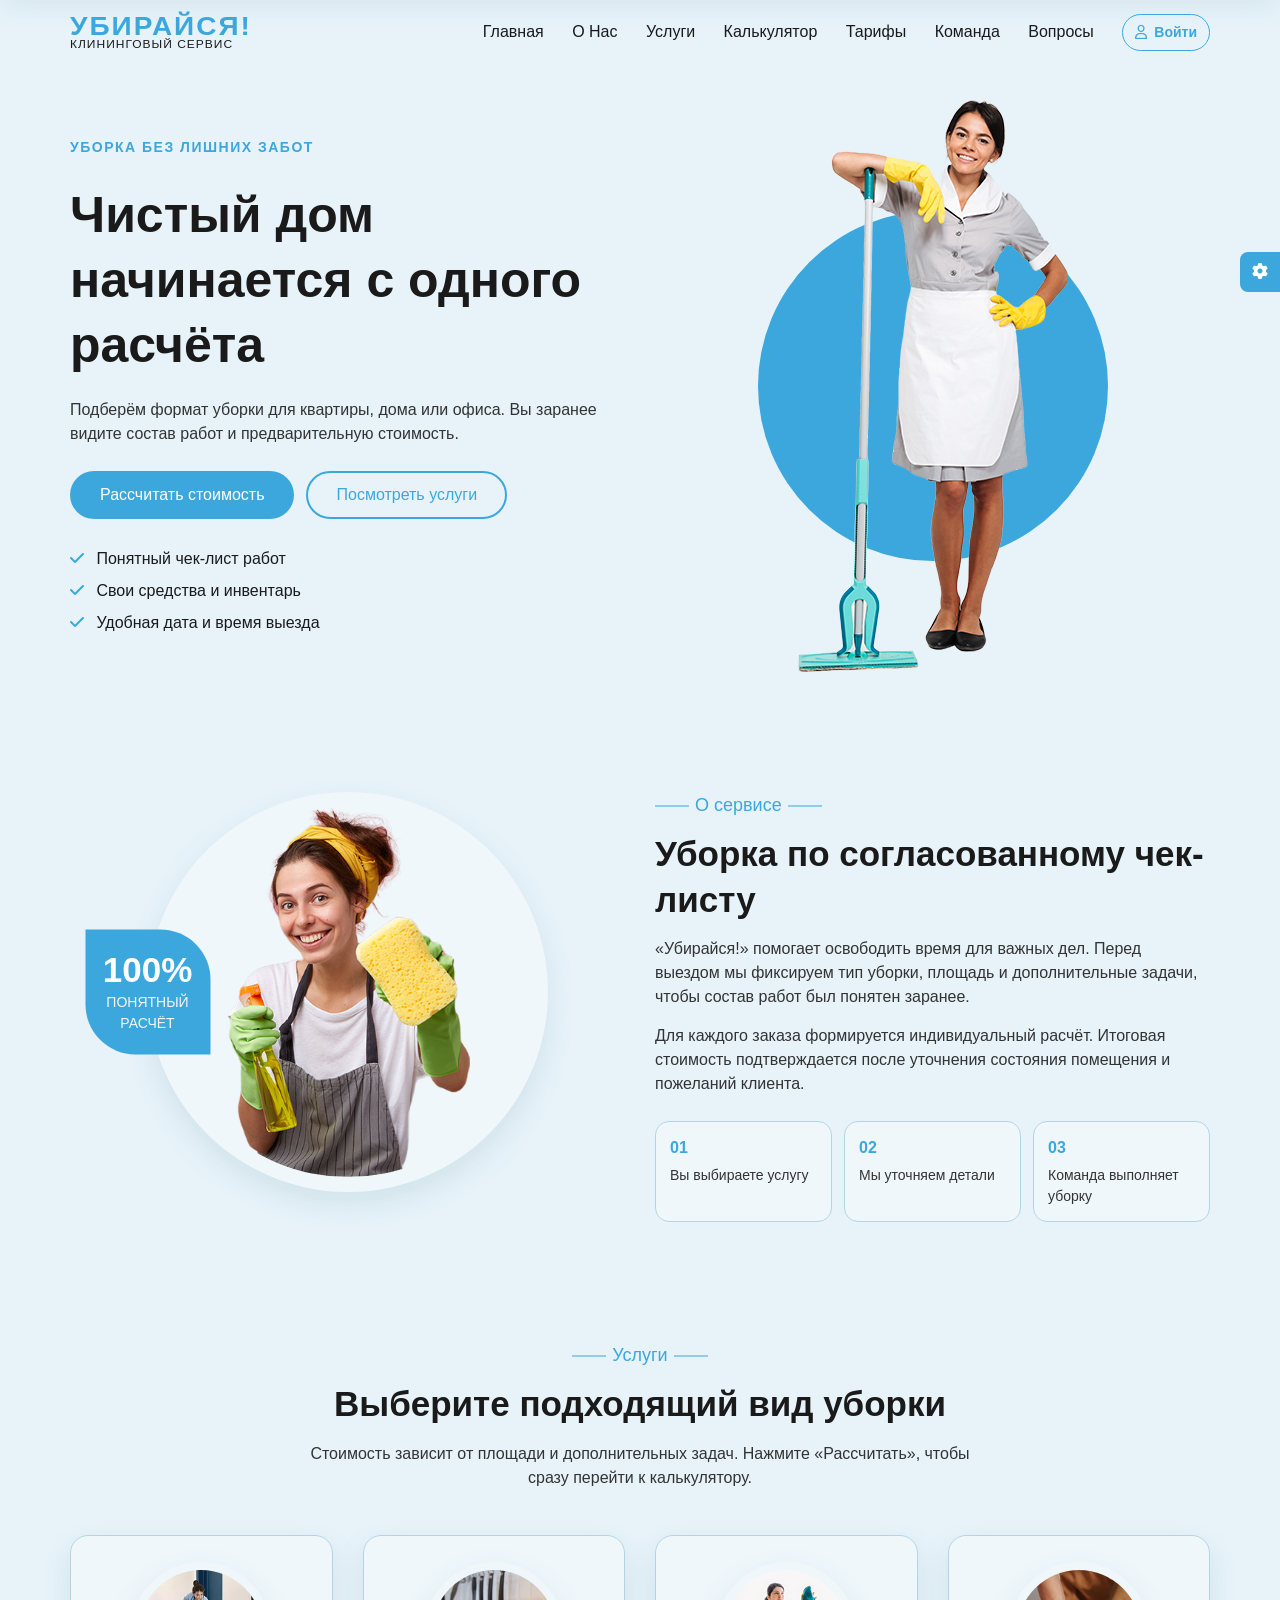
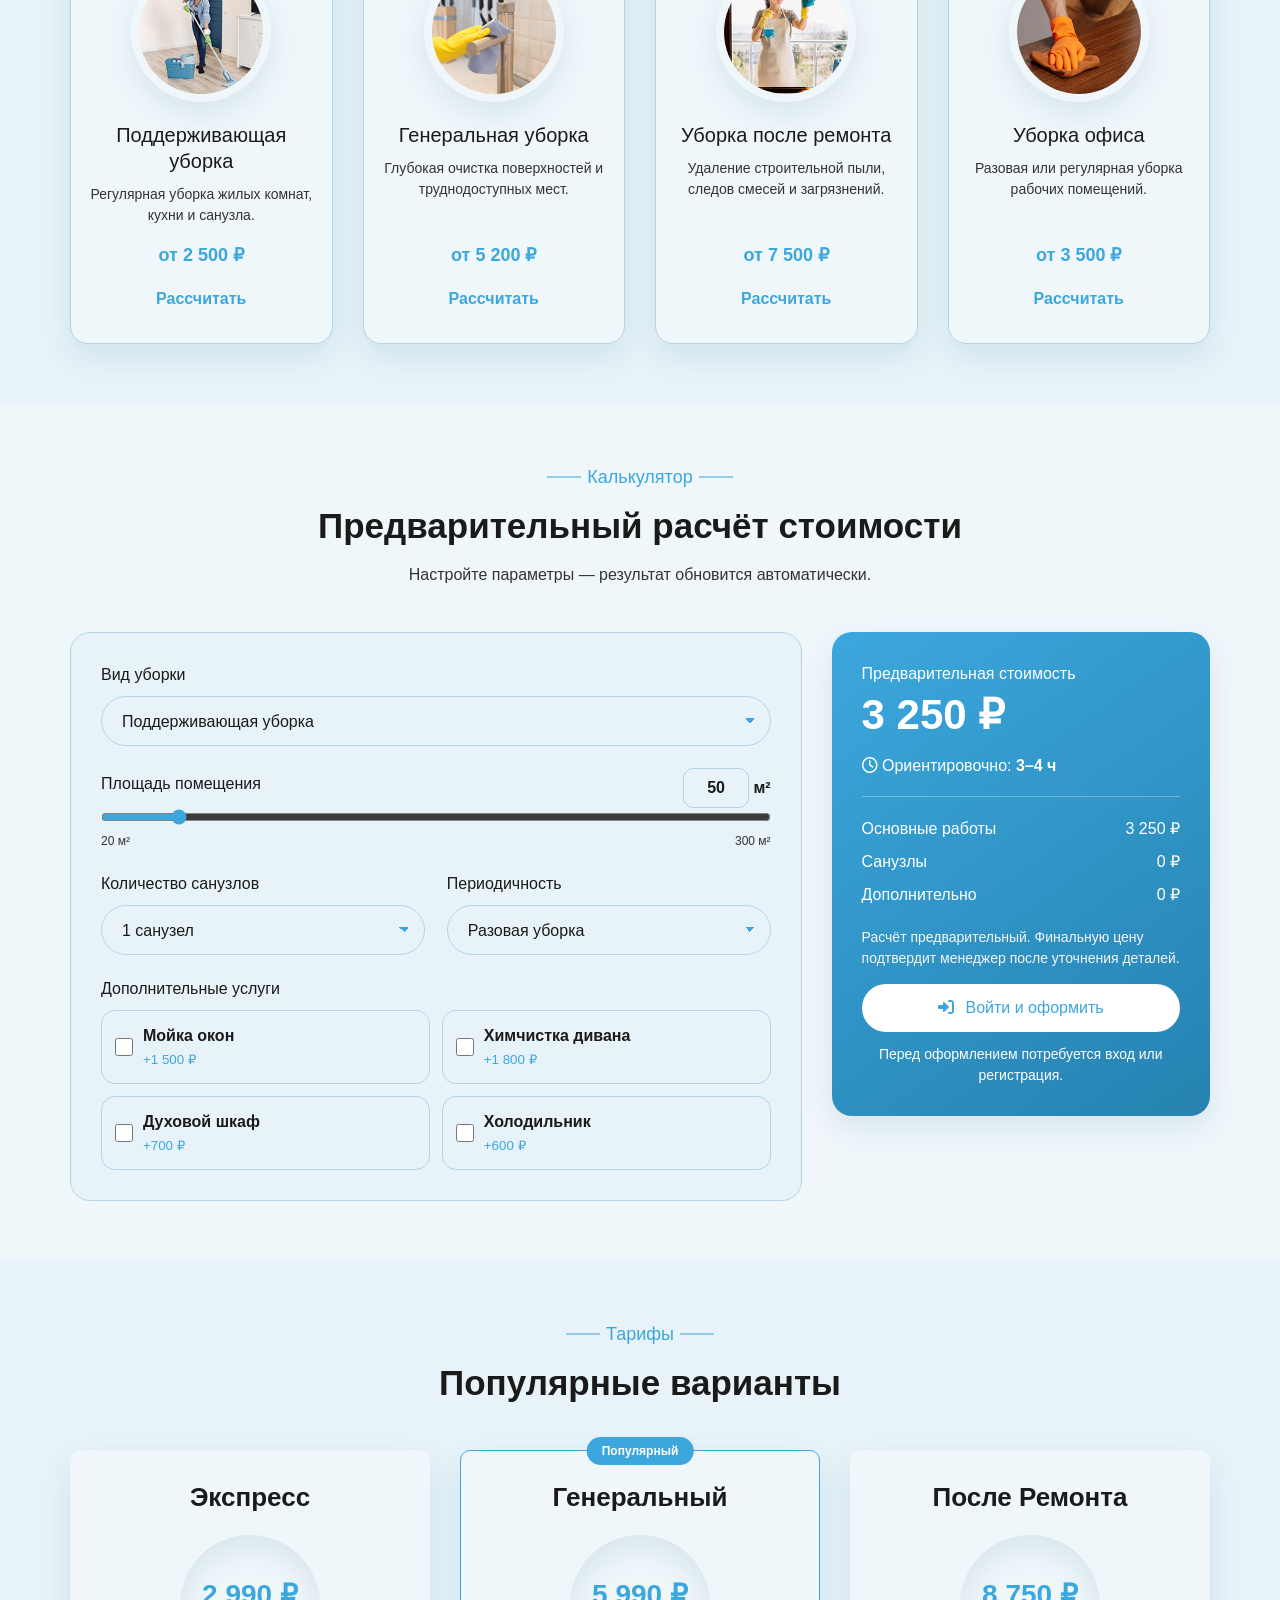
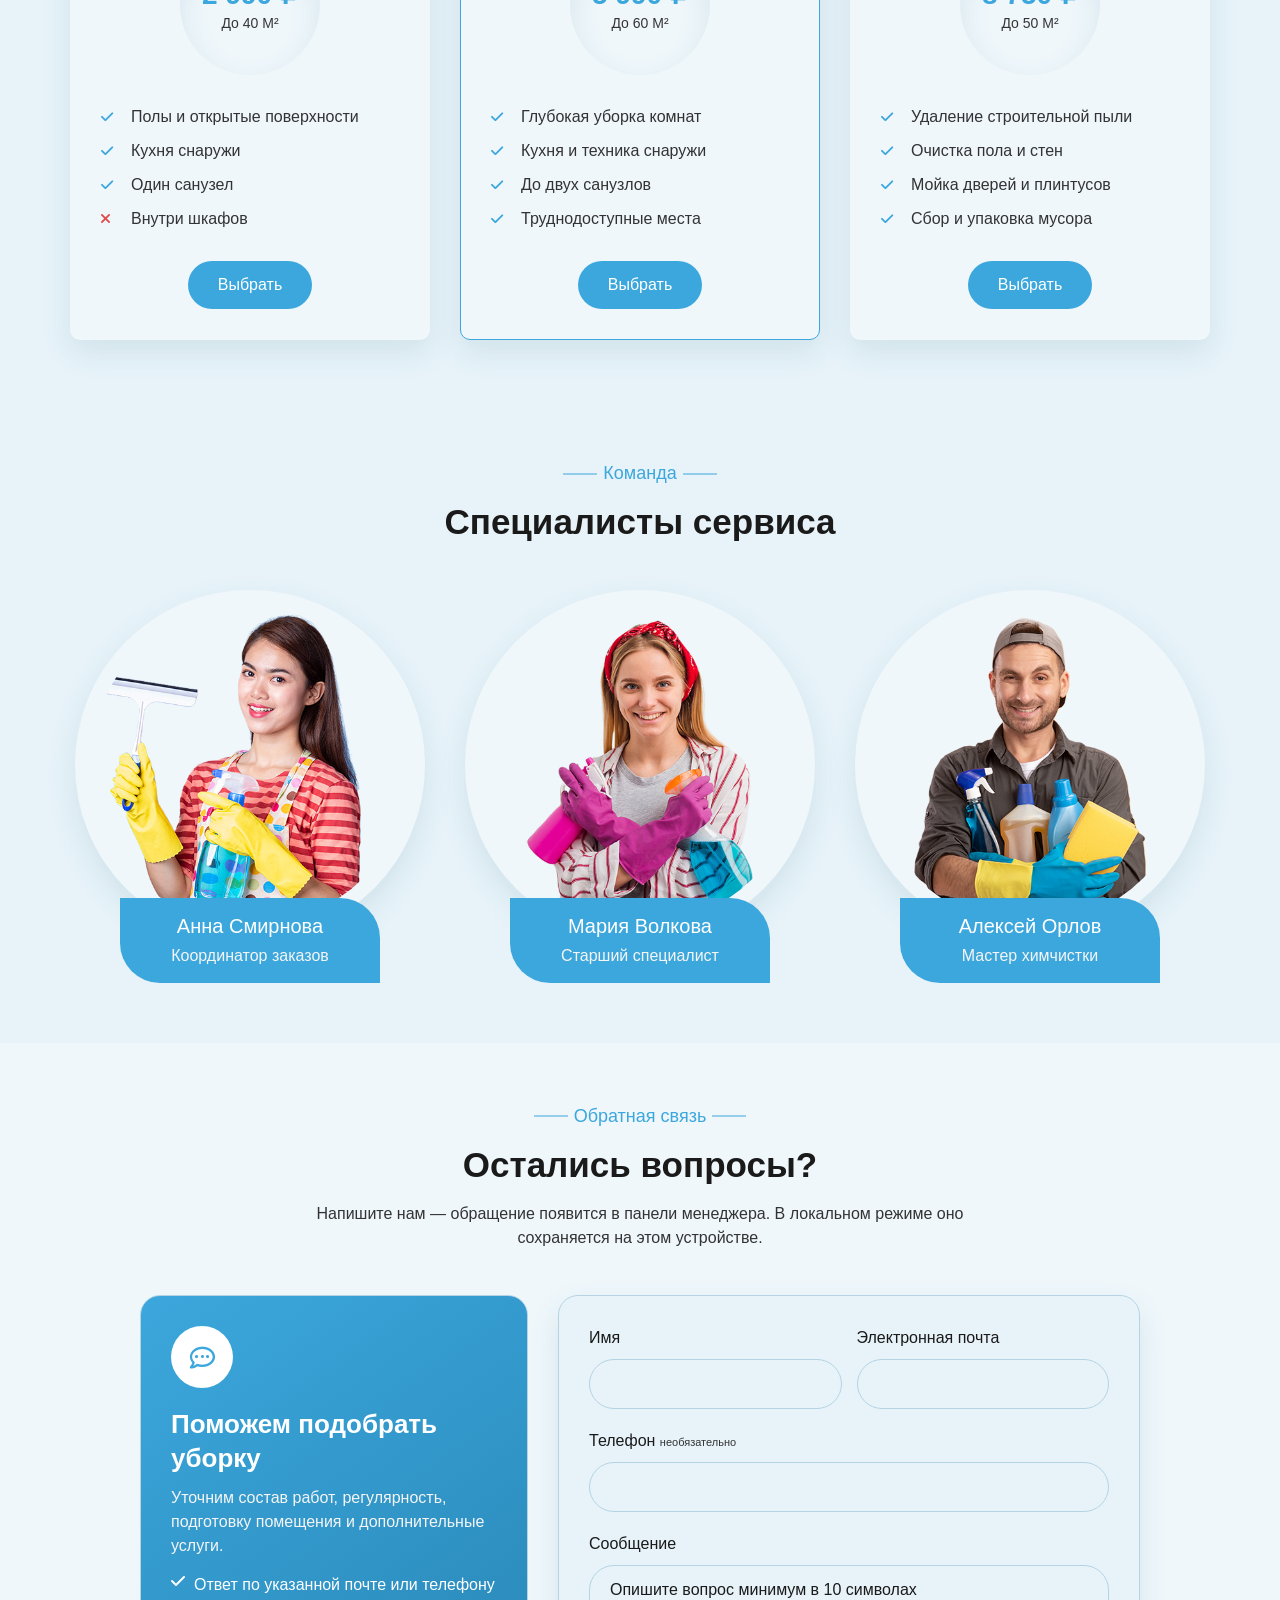
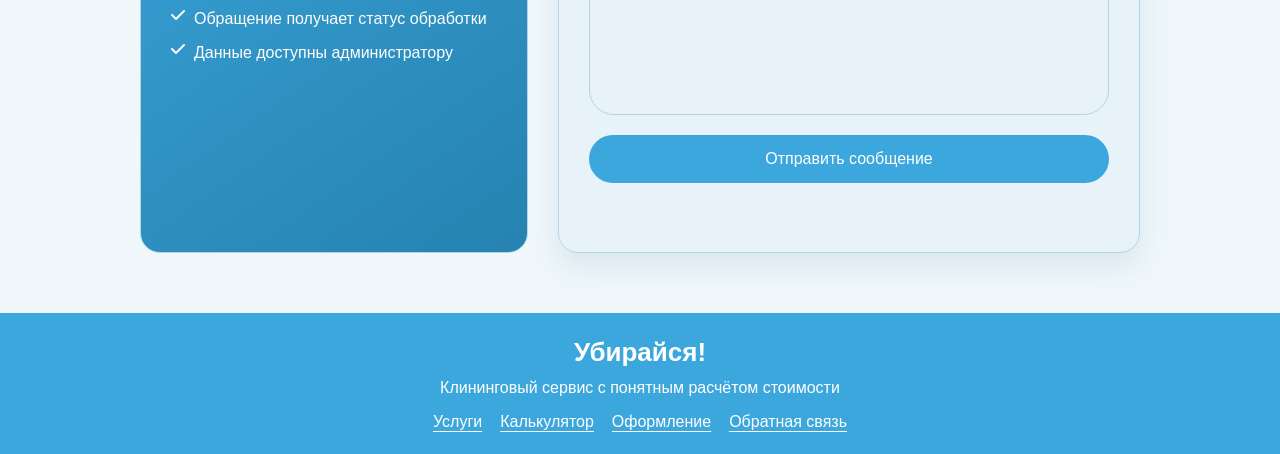
<file: Index.html>
<!DOCTYPE html>
<html lang="ru">
<head>
  <meta charset="utf-8">
  <meta name="viewport" content="width=device-width, initial-scale=1">
  <meta name="description" content="Убирайся! — уборка квартир, домов и офисов с понятным предварительным расчётом стоимости.">
  <title>Убирайся! — профессиональная уборка</title>
  <link type="text/css" rel="stylesheet" href="css/fontawesome.min.css">
  <link type="text/css" rel="stylesheet" href="css/aos.css">
  <link type="text/css" rel="stylesheet" href="css/style-switcher.css">
  <link type="text/css" rel="stylesheet" href="css/style.css">
</head>
<body>
<div class="preloader js-preloader" aria-hidden="true"><div></div></div>

<div class="page-wrapper">
  <header class="header js-header">
    <div class="container">
      <div class="logo" data-aos="fade-down" data-aos-duration="800">
        <a href="#home">Убирайся! <span>клининговый сервис</span></a>
      </div>
      <button class="nav-toggler js-nav-toggler" type="button" aria-label="Открыть меню" aria-expanded="false"><span></span></button>
      <nav class="nav js-nav" aria-label="Основная навигация">
        <ul data-aos="fade-down" data-aos-duration="800">
          <li><a href="#home">Главная</a></li>
          <li><a href="#about">О нас</a></li>
          <li><a href="#services">Услуги</a></li>
          <li><a href="#calculator">Калькулятор</a></li>
          <li><a href="#pricing">Тарифы</a></li>
          <li><a href="#team">Команда</a></li>
          <li><a href="#feedback">Вопросы</a></li>
          <li><button type="button" class="nav-account-button" id="accountButton"><i class="far fa-user"></i><span id="accountLabel">Войти</span></button></li>
        </ul>
      </nav>
    </div>
  </header>

  <main>
    <section class="home" id="home">
      <div class="container">
        <div class="grid">
          <div class="home-text">
            <p class="eyebrow" data-aos="fade-up" data-aos-duration="800">Уборка без лишних забот</p>
            <h1 data-aos="fade-up" data-aos-duration="800">Чистый дом начинается с одного расчёта</h1>
            <p data-aos="fade-up" data-aos-duration="800" data-aos-delay="100">Подберём формат уборки для квартиры, дома или офиса. Вы заранее видите состав работ и предварительную стоимость.</p>
            <div class="btn-wrap home-actions" data-aos="fade-up" data-aos-duration="800" data-aos-delay="200">
              <a href="#calculator" class="btn">Рассчитать стоимость</a>
              <a href="#services" class="btn btn-secondary">Посмотреть услуги</a>
            </div>
            <ul class="home-benefits" data-aos="fade-up" data-aos-duration="800" data-aos-delay="300">
              <li><i class="fas fa-check"></i> Понятный чек-лист работ</li>
              <li><i class="fas fa-check"></i> Свои средства и инвентарь</li>
              <li><i class="fas fa-check"></i> Удобная дата и время выезда</li>
            </ul>
          </div>
          <div class="home-img">
            <div class="circle-wrap" data-aos="fade-right" data-aos-duration="800"><div class="circle"></div></div>
            <img src="img/home-img.png" alt="Специалист клинингового сервиса" data-aos="fade-left" data-aos-duration="800">
          </div>
        </div>
      </div>
    </section>

    <section class="about section-padding" id="about">
      <div class="container">
        <div class="grid">
          <div class="about-img">
            <div class="img-box" data-aos="zoom-in" data-aos-duration="800">
              <img src="img/about-img.png" alt="Сотрудница сервиса «Убирайся!» с инвентарём">
              <div class="box box-1"><span>100%</span><p>понятный расчёт</p></div>
            </div>
          </div>
          <div class="about-text">
            <div class="section-title">
              <span class="title" data-aos="fade-up" data-aos-duration="600">О сервисе</span>
              <h2 class="sub-title" data-aos="fade-up" data-aos-duration="600">Уборка по согласованному чек-листу</h2>
            </div>
            <p data-aos="fade-up" data-aos-duration="600">«Убирайся!» помогает освободить время для важных дел. Перед выездом мы фиксируем тип уборки, площадь и дополнительные задачи, чтобы состав работ был понятен заранее.</p>
            <p data-aos="fade-up" data-aos-duration="600">Для каждого заказа формируется индивидуальный расчёт. Итоговая стоимость подтверждается после уточнения состояния помещения и пожеланий клиента.</p>
            <div class="about-points" data-aos="fade-up" data-aos-duration="600">
              <div><strong>01</strong><span>Вы выбираете услугу</span></div>
              <div><strong>02</strong><span>Мы уточняем детали</span></div>
              <div><strong>03</strong><span>Команда выполняет уборку</span></div>
            </div>
          </div>
        </div>
      </div>
    </section>

    <section class="service section-padding" id="services">
      <div class="container">
        <div class="section-title">
          <span class="title" data-aos="fade-up" data-aos-duration="600">Услуги</span>
          <h2 class="sub-title" data-aos="fade-up" data-aos-duration="600">Выберите подходящий вид уборки</h2>
          <p class="section-description">Стоимость зависит от площади и дополнительных задач. Нажмите «Рассчитать», чтобы сразу перейти к калькулятору.</p>
        </div>
        <div class="grid services-grid" id="servicesGrid">
          <article class="services-item" data-aos="fade-up" data-aos-duration="600">
            <div class="img-box"><img src="img/service/house.jpg" alt="Поддерживающая уборка квартиры"></div>
            <h3>Поддерживающая</h3><p>Регулярная уборка жилых комнат, кухни и санузла.</p><strong class="service-price">от 2 500 ₽</strong>
            <button type="button" class="service-link js-service-select" data-service="regular">Рассчитать</button>
          </article>
          <article class="services-item" data-aos="fade-up" data-aos-duration="600" data-aos-delay="100">
            <div class="img-box"><img src="img/service/bathroom.jpg" alt="Генеральная уборка помещения"></div>
            <h3>Генеральная</h3><p>Глубокая очистка поверхностей и труднодоступных мест.</p><strong class="service-price">от 5 200 ₽</strong>
            <button type="button" class="service-link js-service-select" data-service="general">Рассчитать</button>
          </article>
          <article class="services-item" data-aos="fade-up" data-aos-duration="600" data-aos-delay="200">
            <div class="img-box"><img src="img/service/window.jpg" alt="Уборка помещения после ремонта"></div>
            <h3>После ремонта</h3><p>Удаление строительной пыли, следов смесей и загрязнений.</p><strong class="service-price">от 7 500 ₽</strong>
            <button type="button" class="service-link js-service-select" data-service="afterRepair">Рассчитать</button>
          </article>
          <article class="services-item" data-aos="fade-up" data-aos-duration="600" data-aos-delay="300">
            <div class="img-box"><img src="img/service/furniture.png" alt="Уборка офисного помещения"></div>
            <h3>Уборка офиса</h3><p>Разовая или регулярная уборка рабочих помещений.</p><strong class="service-price">от 3 500 ₽</strong>
            <button type="button" class="service-link js-service-select" data-service="office">Рассчитать</button>
          </article>
        </div>
      </div>
    </section>

    <section class="calculator section-padding" id="calculator">
      <div class="container">
        <div class="section-title">
          <span class="title" data-aos="fade-up" data-aos-duration="600">Калькулятор</span>
          <h2 class="sub-title" data-aos="fade-up" data-aos-duration="600">Предварительный расчёт стоимости</h2>
          <p class="section-description" data-aos="fade-up" data-aos-duration="600">Настройте параметры — результат обновится автоматически.</p>
        </div>
        <div class="calculator-layout" data-aos="fade-up" data-aos-duration="700">
          <form class="calculator-form" id="priceCalculator">
            <div class="calculator-field calculator-field-wide">
              <label for="serviceType">Вид уборки</label>
              <select id="serviceType" class="input-control"><option value="regular">Поддерживающая уборка</option><option value="general">Генеральная уборка</option><option value="afterRepair">Уборка после ремонта</option><option value="office">Уборка офиса</option></select>
            </div>
            <div class="calculator-field calculator-field-wide">
              <div class="field-heading"><label for="areaRange">Площадь помещения</label><div class="area-value"><input id="areaInput" type="number" min="20" max="300" value="50" aria-label="Площадь в квадратных метрах"> м²</div></div>
              <input id="areaRange" class="area-range" type="range" min="20" max="300" value="50" step="1">
              <div class="range-labels"><span>20 м²</span><span>300 м²</span></div>
            </div>
            <div class="calculator-field">
              <label for="bathrooms">Количество санузлов</label>
              <select id="bathrooms" class="input-control"><option value="1">1 санузел</option><option value="2">2 санузла</option><option value="3">3 санузла</option><option value="4">4 санузла</option></select>
            </div>
            <div class="calculator-field">
              <label for="frequency">Периодичность</label>
              <select id="frequency" class="input-control"><option value="once">Разовая уборка</option><option value="weekly">Каждую неделю — скидка 15%</option><option value="twiceMonth">Два раза в месяц — скидка 10%</option><option value="monthly">Раз в месяц — скидка 5%</option></select>
            </div>
            <fieldset class="calculator-field calculator-field-wide extras-field">
              <legend>Дополнительные услуги</legend>
              <div class="extras-grid">
                <label class="check-card"><input type="checkbox" name="extras" value="windows" data-price="1500"><span><strong>Мойка окон</strong><small>+1 500 ₽</small></span></label>
                <label class="check-card"><input type="checkbox" name="extras" value="sofa" data-price="1800"><span><strong>Химчистка дивана</strong><small>+1 800 ₽</small></span></label>
                <label class="check-card"><input type="checkbox" name="extras" value="oven" data-price="700"><span><strong>Духовой шкаф</strong><small>+700 ₽</small></span></label>
                <label class="check-card"><input type="checkbox" name="extras" value="fridge" data-price="600"><span><strong>Холодильник</strong><small>+600 ₽</small></span></label>
              </div>
            </fieldset>
          </form>
          <aside class="calculator-result" aria-live="polite">
            <p class="result-label">Предварительная стоимость</p><div class="result-price" id="resultPrice">0 ₽</div>
            <p class="result-duration"><i class="far fa-clock"></i> Ориентировочно: <strong id="resultDuration">—</strong></p>
            <dl class="result-breakdown"><div><dt>Основные работы</dt><dd id="basePrice">0 ₽</dd></div><div><dt>Санузлы</dt><dd id="bathroomPrice">0 ₽</dd></div><div><dt>Дополнительно</dt><dd id="extrasPrice">0 ₽</dd></div><div class="discount-row" id="discountRow"><dt>Скидка</dt><dd id="discountPrice">−0 ₽</dd></div></dl>
            <p class="result-note">Расчёт предварительный. Финальную цену подтвердит менеджер после уточнения деталей.</p>
            <button type="button" class="btn result-button" id="goToCheckout"><i class="fas fa-arrow-right"></i> Перейти к оформлению</button>
            <p class="form-status calculator-action-status" id="calculatorActionStatus" role="status"></p>
          </aside>
        </div>
      </div>
    </section>

    <section class="pricing section-padding" id="pricing">
      <div class="container">
        <div class="section-title"><span class="title" data-aos="fade-up" data-aos-duration="600">Тарифы</span><h2 class="sub-title" data-aos="fade-up" data-aos-duration="600">Популярные варианты</h2></div>
        <div class="grid">
          <article class="pricing-item" data-aos="fade-up" data-aos-duration="800">
            <div class="pricing-header"><h3>Экспресс</h3><div class="price"><span>2 990 ₽</span>до 40 м²</div></div>
            <div class="pricing-body"><ul><li><i class="fas fa-check"></i>Полы и открытые поверхности</li><li><i class="fas fa-check"></i>Кухня снаружи</li><li><i class="fas fa-check"></i>Один санузел</li><li><i class="fas fa-times"></i>Внутри шкафов</li></ul></div>
            <div class="pricing-footer"><button type="button" class="btn js-plan-select" data-service="regular" data-area="40">Выбрать</button></div>
          </article>
          <article class="pricing-item pricing-item-featured" data-aos="fade-up" data-aos-duration="800" data-aos-delay="100">
            <span class="popular-badge">Популярный</span>
            <div class="pricing-header"><h3>Генеральный</h3><div class="price"><span>5 990 ₽</span>до 60 м²</div></div>
            <div class="pricing-body"><ul><li><i class="fas fa-check"></i>Глубокая уборка комнат</li><li><i class="fas fa-check"></i>Кухня и техника снаружи</li><li><i class="fas fa-check"></i>До двух санузлов</li><li><i class="fas fa-check"></i>Труднодоступные места</li></ul></div>
            <div class="pricing-footer"><button type="button" class="btn js-plan-select" data-service="general" data-area="60">Выбрать</button></div>
          </article>
          <article class="pricing-item" data-aos="fade-up" data-aos-duration="800" data-aos-delay="200">
            <div class="pricing-header"><h3>После ремонта</h3><div class="price"><span>8 750 ₽</span>до 50 м²</div></div>
            <div class="pricing-body"><ul><li><i class="fas fa-check"></i>Удаление строительной пыли</li><li><i class="fas fa-check"></i>Очистка пола и стен</li><li><i class="fas fa-check"></i>Мойка дверей и плинтусов</li><li><i class="fas fa-check"></i>Сбор и упаковка мусора</li></ul></div>
            <div class="pricing-footer"><button type="button" class="btn js-plan-select" data-service="afterRepair" data-area="50">Выбрать</button></div>
          </article>
        </div>
      </div>
    </section>

    <section class="team section-padding" id="team">
      <div class="container">
        <div class="section-title"><span class="title" data-aos="fade-up" data-aos-duration="600">Команда</span><h2 class="sub-title" data-aos="fade-up" data-aos-duration="600">Специалисты сервиса</h2></div>
        <div class="grid">
          <article class="team-item" data-aos="fade-up" data-aos-duration="800"><div class="img-box"><img src="img/team/1.png" alt="Анна, координатор заказов"></div><div class="detail"><h3>Анна Смирнова</h3><p>Координатор заказов</p></div></article>
          <article class="team-item" data-aos="fade-up" data-aos-duration="800" data-aos-delay="100"><div class="img-box"><img src="img/team/2.png" alt="Мария, старший специалист"></div><div class="detail"><h3>Мария Волкова</h3><p>Старший специалист</p></div></article>
          <article class="team-item" data-aos="fade-up" data-aos-duration="800" data-aos-delay="200"><div class="img-box"><img src="img/team/3.png" alt="Алексей, мастер химчистки"></div><div class="detail"><h3>Алексей Орлов</h3><p>Мастер химчистки</p></div></article>
        </div>
      </div>
    </section>

    <section class="feedback section-padding" id="feedback">
      <div class="container">
        <div class="section-title"><span class="title" data-aos="fade-up" data-aos-duration="600">Обратная связь</span><h2 class="sub-title" data-aos="fade-up" data-aos-duration="600">Остались вопросы?</h2><p class="section-description" data-aos="fade-up" data-aos-duration="600">Напишите нам — обращение появится в панели менеджера. В локальном режиме оно сохраняется на этом устройстве.</p></div>
        <div class="feedback-layout">
          <div class="feedback-copy" data-aos="fade-up" data-aos-duration="600">
            <span class="feedback-icon"><i class="far fa-comment-dots"></i></span>
            <h3>Поможем подобрать уборку</h3>
            <p>Уточним состав работ, регулярность, подготовку помещения и дополнительные услуги.</p>
            <ul><li><i class="fas fa-check"></i> Ответ по указанной почте или телефону</li><li><i class="fas fa-check"></i> Обращение получает статус обработки</li><li><i class="fas fa-check"></i> Данные доступны администратору</li></ul>
          </div>
          <form class="feedback-form" id="feedbackForm" data-aos="fade-up" data-aos-duration="600">
            <div class="form-row">
              <div class="input-box"><label for="feedbackName">Имя</label><input id="feedbackName" name="name" class="input-control" type="text" required minlength="2" autocomplete="name"></div>
              <div class="input-box"><label for="feedbackEmail">Электронная почта</label><input id="feedbackEmail" name="email" class="input-control" type="email" required autocomplete="email"></div>
            </div>
            <div class="input-box"><label for="feedbackPhone">Телефон <span class="optional-label">необязательно</span></label><input id="feedbackPhone" name="phone" class="input-control" type="tel" autocomplete="tel"></div>
            <div class="input-box"><label for="feedbackMessage">Сообщение</label><textarea id="feedbackMessage" name="message" class="input-control" required minlength="10" placeholder="Опишите вопрос минимум в 10 символах"></textarea></div>
            <button type="submit" class="btn" id="feedbackSubmit">Отправить сообщение</button>
            <p class="form-status" id="feedbackStatus" role="status"></p>
          </form>
        </div>
      </div>
    </section>
  </main>

  <footer class="footer">
    <div class="container"><a class="footer-logo" href="#home">Убирайся!</a><p>Клининговый сервис с понятным расчётом стоимости</p><div class="footer-links"><a href="#services">Услуги</a><a href="#calculator">Калькулятор</a><a href="checkout.html">Оформление</a><a href="#feedback">Обратная связь</a></div></div>
  </footer>
</div>

<div class="auth-overlay" id="authOverlay" hidden>
  <section class="auth-modal" role="dialog" aria-modal="true" aria-labelledby="authTitle">
    <button type="button" class="icon-button auth-close" id="authClose" aria-label="Закрыть личный кабинет"><i class="fas fa-times"></i></button>
    <div class="auth-guest-view" id="authGuestView">
      <span class="cart-kicker">Личный кабинет</span>
      <h2 id="authTitle" tabindex="-1">Вход и регистрация</h2>
      <div class="auth-mode" id="authMode">Локальный режим</div>
      <div class="auth-tabs" role="tablist">
        <button type="button" class="auth-tab is-active" id="loginTab" role="tab" aria-selected="true">Вход</button>
        <button type="button" class="auth-tab" id="registerTab" role="tab" aria-selected="false">Регистрация</button>
      </div>
      <form id="loginForm" class="auth-form">
        <div class="input-box"><label for="loginEmail">Электронная почта</label><input id="loginEmail" name="email" class="input-control" type="email" required autocomplete="email"></div>
        <div class="input-box"><label for="loginPassword">Пароль</label><input id="loginPassword" name="password" class="input-control" type="password" required minlength="6" autocomplete="current-password"></div>
        <button type="submit" class="btn">Войти</button>
      </form>
      <form id="registerForm" class="auth-form is-hidden">
        <p class="auth-form-intro">Заполните три поля. После регистрации вы сразу попадёте в личный кабинет.</p>
        <div class="input-box"><label for="registerName">Имя <span class="field-requirement">минимум 2 символа</span></label><input id="registerName" name="name" class="input-control" type="text" required minlength="2" maxlength="40" autocomplete="name" placeholder="Например, Иван" aria-describedby="registerNameHint"><small class="field-hint" id="registerNameHint">Можно использовать русские или латинские буквы.</small></div>
        <div class="input-box"><label for="registerEmail">Электронная почта <span class="field-requirement">в формате name@mail.ru</span></label><input id="registerEmail" name="email" class="input-control" type="email" required autocomplete="email" placeholder="name@example.ru" aria-describedby="registerEmailHint"><small class="field-hint" id="registerEmailHint">Эта почта будет использоваться для входа.</small></div>
        <div class="input-box"><label for="registerPassword">Пароль <span class="field-requirement">минимум 8 символов</span></label><input id="registerPassword" name="password" class="input-control" type="password" required minlength="8" autocomplete="new-password" placeholder="Не менее 8 символов" aria-describedby="registerPasswordHint"><small class="field-hint" id="registerPasswordHint">Используйте буквы и цифры; пароль никому не показывается.</small></div>
        <button type="submit" class="btn">Создать аккаунт</button>
      </form>
      <div class="demo-login-grid" id="demoCredentials">
        <div class="demo-credentials"><strong>Демо-клиент</strong><span>client@chistodom.local</span><span>Пароль: Client123!</span><button type="button" class="text-button" id="demoClientLogin">Войти клиентом</button></div>
        <div class="demo-credentials"><strong>Демо-сотрудник</strong><span>employee@chistodom.local</span><span>Пароль: Employee123!</span><button type="button" class="text-button" id="demoEmployeeLogin">Войти сотрудником</button></div>
        <div class="demo-credentials"><strong>Демо-администратор</strong><span>admin@chistodom.local</span><span>Пароль: Admin123!</span><button type="button" class="text-button" id="demoAdminLogin">Войти администратором</button></div>
      </div>
      <p class="form-status" id="authStatus" role="status"></p>
    </div>
    <div class="account-view is-hidden" id="accountView">
      <span class="cart-kicker">Личный кабинет</span>
      <div class="account-profile">
        <div class="account-avatar" id="accountAvatar">К</div>
        <div><h2 id="accountName">Клиент</h2><p id="accountEmail">—</p><div class="account-badges"><span id="accountRole">Клиент</span><span id="accountMode">Локальный режим</span></div></div>
      </div>
      <div class="account-actions"><a class="btn" id="roleDashboardLink" href="account.html"><i class="fas fa-arrow-right"></i> Открыть личный кабинет</a><button type="button" class="text-button" id="logoutButton"><i class="fas fa-sign-out-alt"></i> Выйти</button></div>
      <p class="form-status" id="accountStatus" role="status"></p>
    </div>
  </section>
</div>

<div class="style-switcher js-style-switcher">
  <button class="style-switcher-toggler js-style-switcher-toggler" type="button" aria-label="Настройки оформления" aria-expanded="false"><i class="fas fa-cog"></i></button>
  <div class="style-switcher-main">
    <h2>Оформление</h2>
    <div class="style-switcher-item"><p>Цвет темы</p><div class="theme-color"><input type="range" min="0" max="360" class="hue-slider js-hue-slider" aria-label="Цвет темы"><div class="hue">Тон: <span class="js-hue"></span></div></div></div>
    <div class="style-switcher-item"><label class="form-switcher"><span>Тёмная тема</span><input type="checkbox" class="js-dark-mode"><div class="box"></div></label></div>
  </div>
</div>

<script src="JS/vendor/aos.js"></script>
<script src="JS/config.js"></script>
<script src="JS/units/constants.js"></script>
<script src="JS/units/helpers.js"></script>
<script src="JS/units/router.js"></script>
<script src="JS/models/DBManager.js"></script>
<script src="JS/models/UserModel.js"></script>
<script src="JS/models/ServiceModel.js"></script>
<script src="JS/models/OrderModel.js"></script>
<script src="JS/models/MessageModel.js"></script>
<script src="JS/controllers/UserController.js"></script>
<script src="JS/controllers/ServiceController.js"></script>
<script src="JS/controllers/OrderController.js"></script>
<script src="JS/controllers/MessageController.js"></script>
<script src="JS/views/NotificationView.js"></script>
<script src="JS/views/AuthView.js"></script>
<script src="JS/views/SiteView.js"></script>
<script src="JS/app.js"></script>
<script src="JS/controllers/SiteController.js"></script>
<script src="JS/controllers/AuthController.js"></script>
<script src="JS/controllers/ThemeController.js"></script>
</body>
</html>
</file>
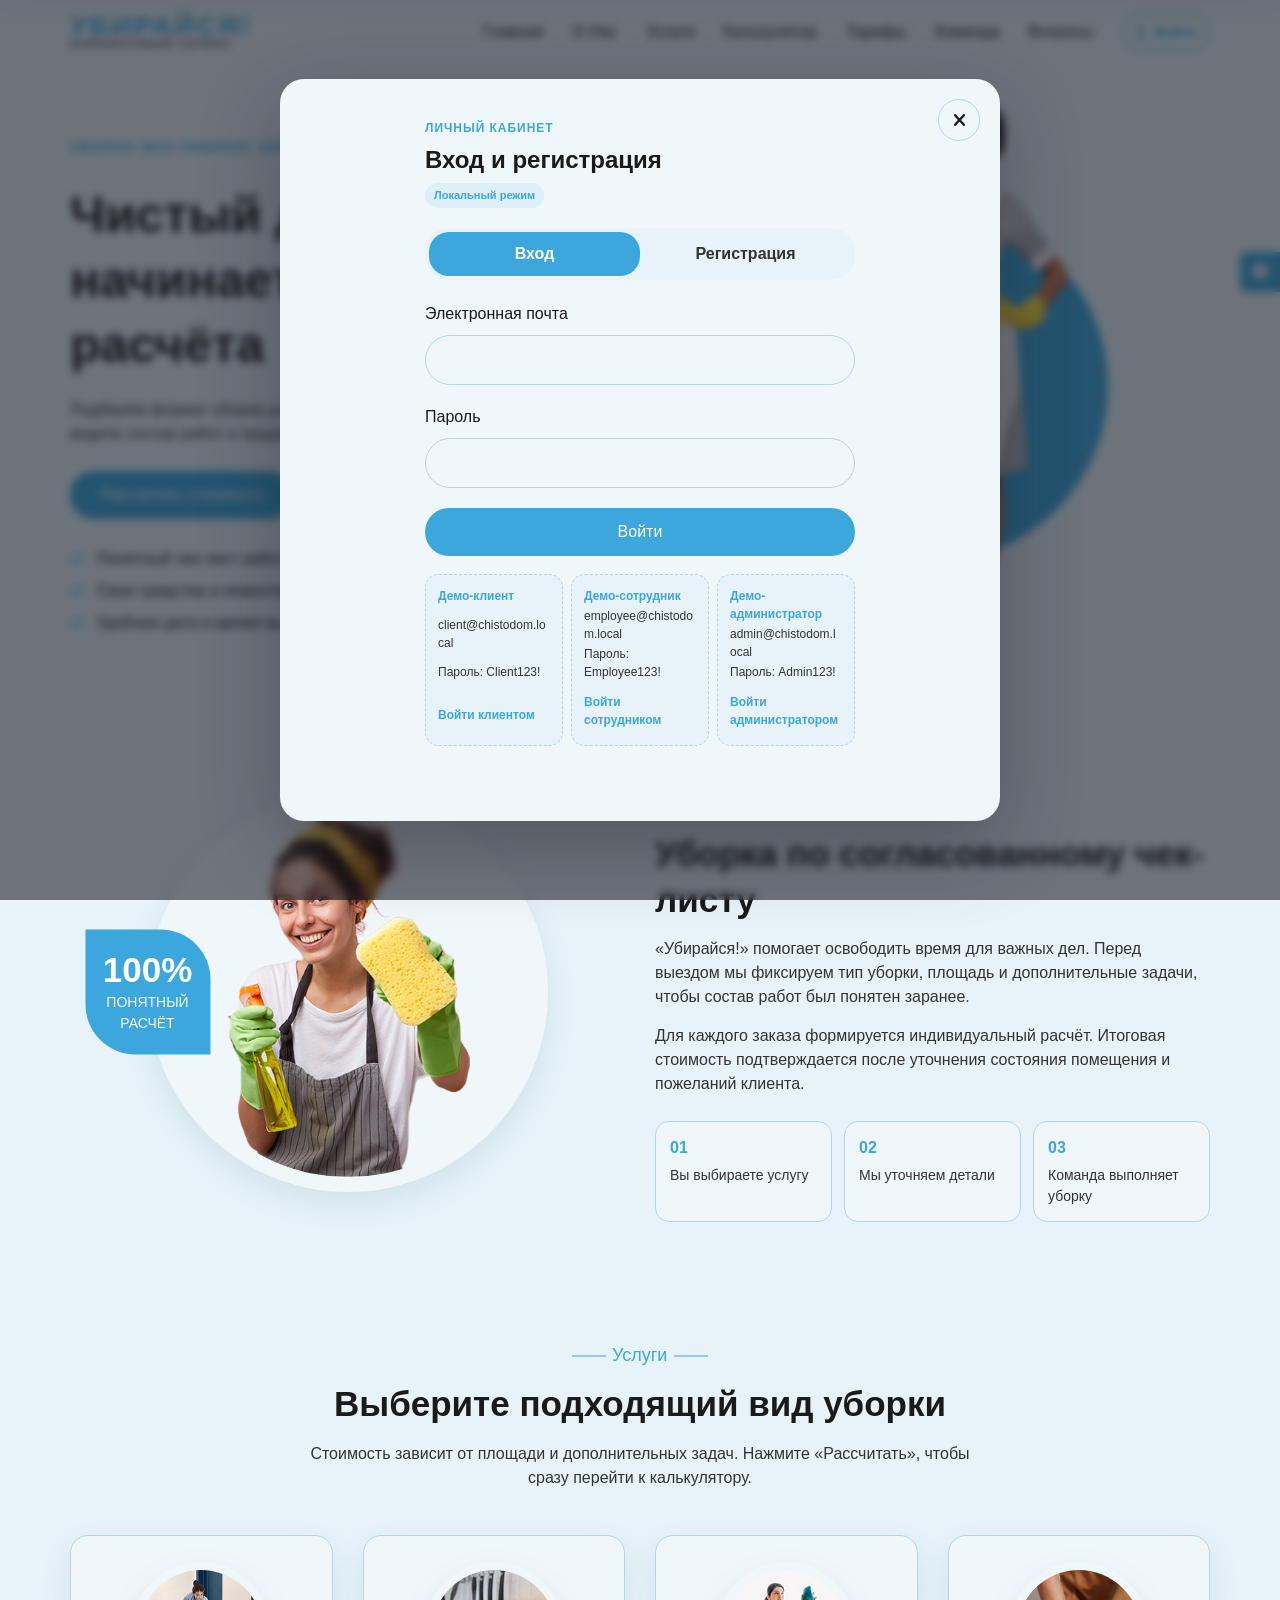
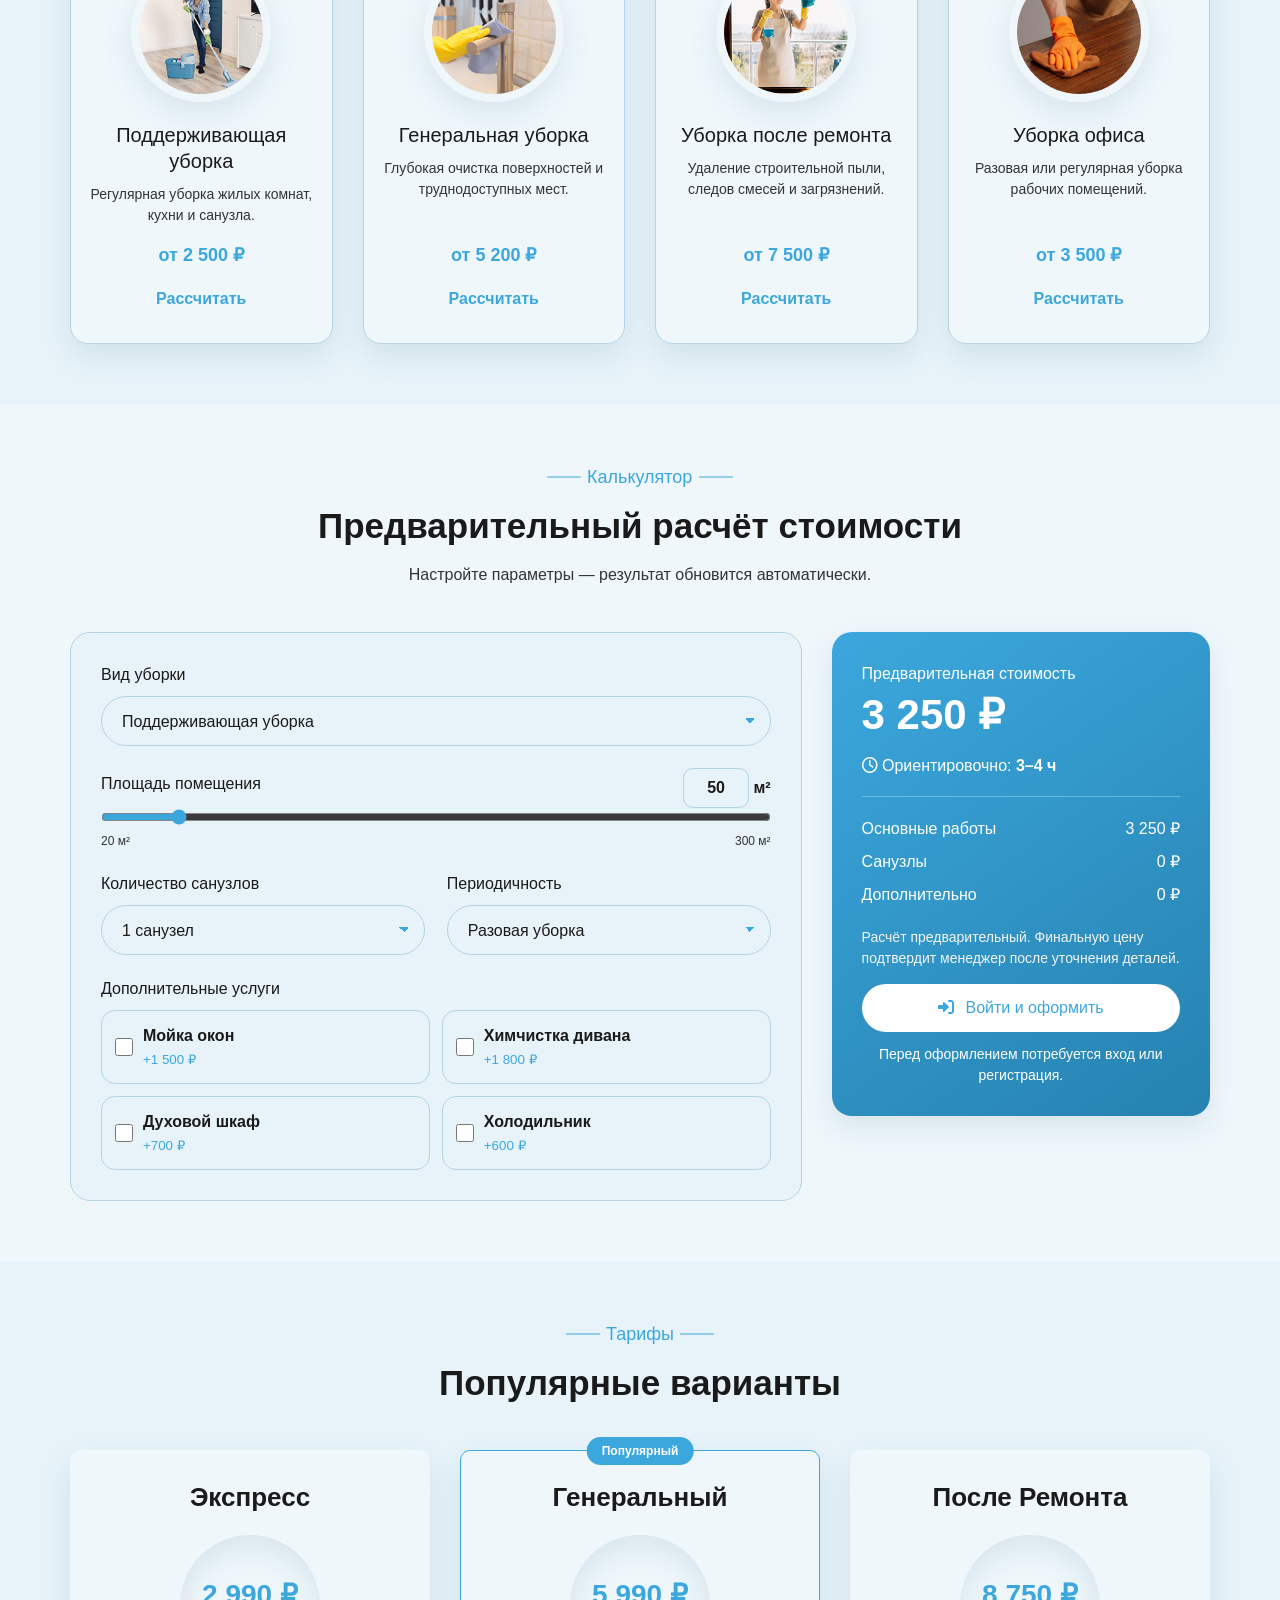
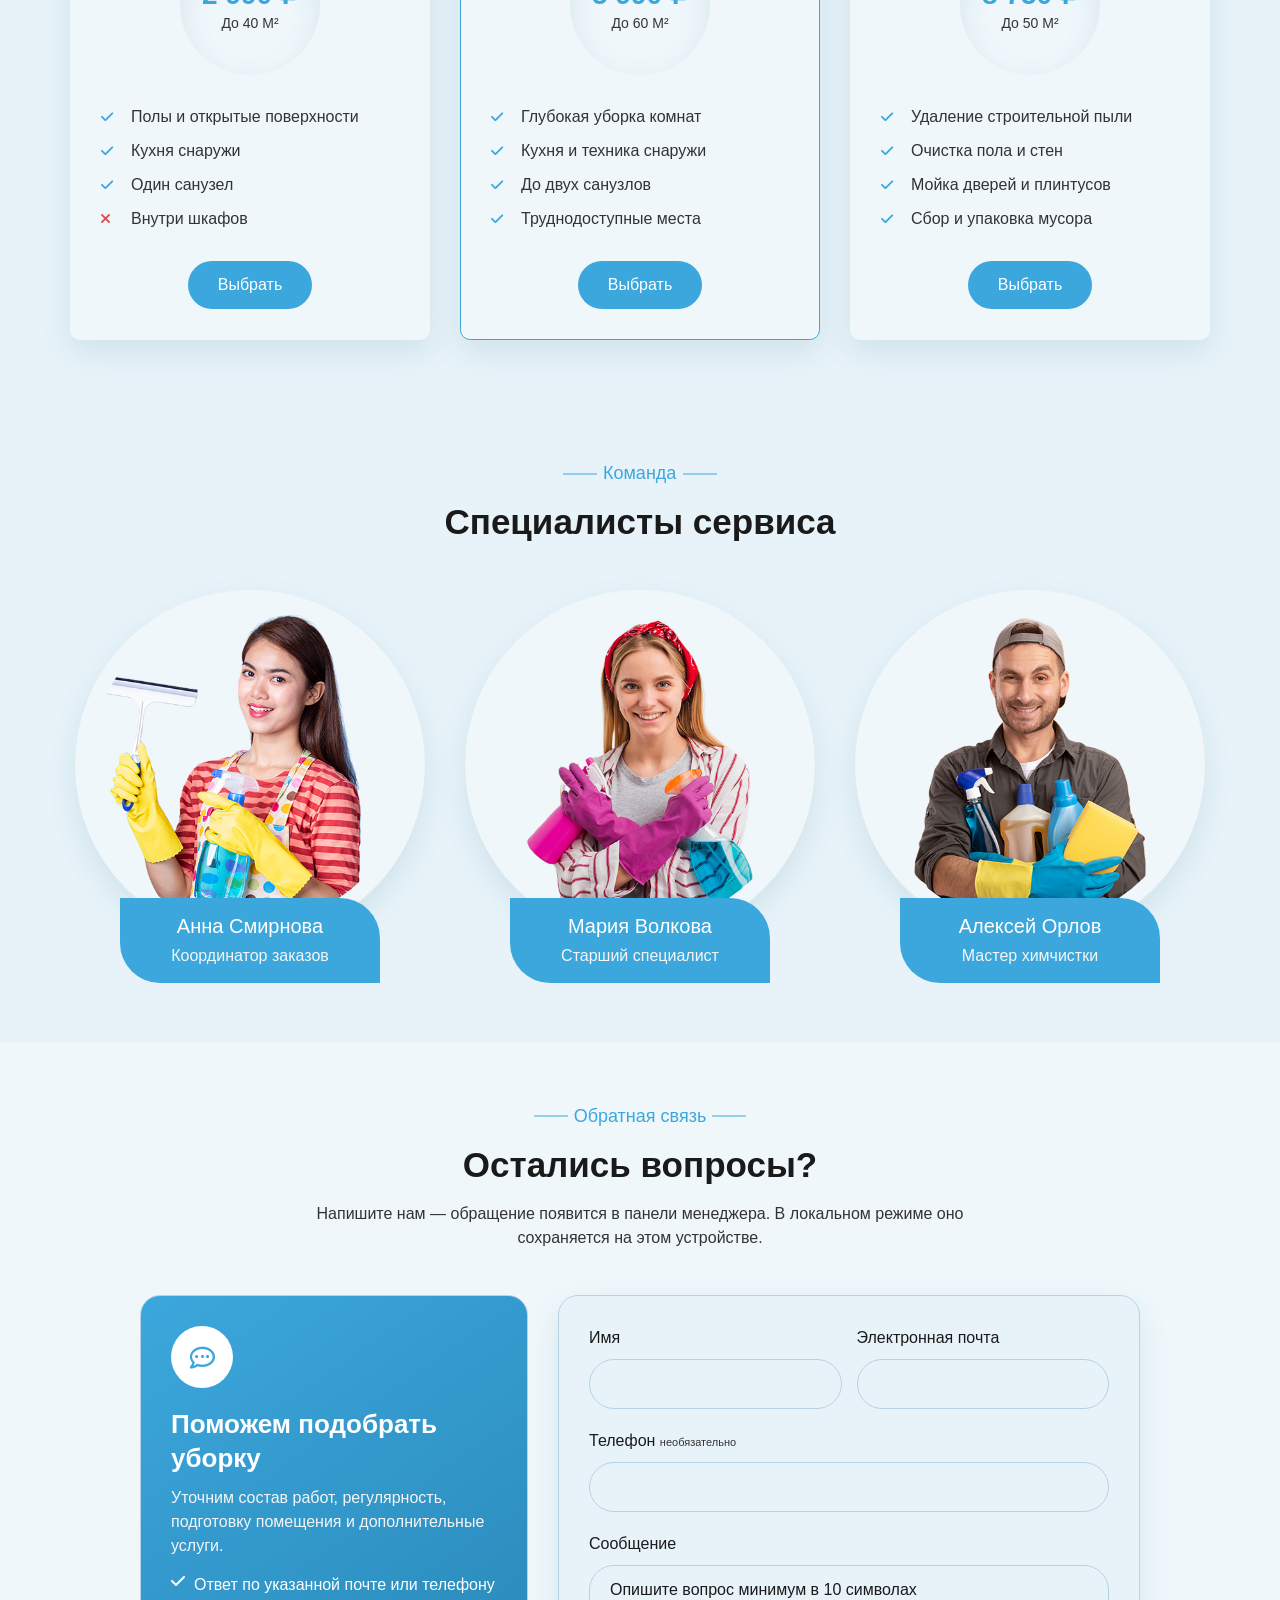
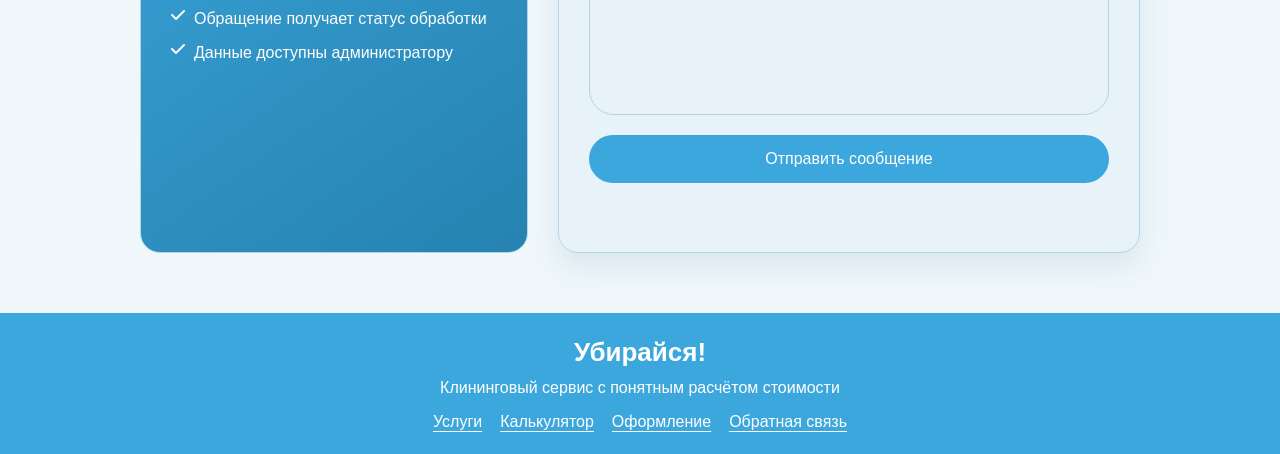
<file: account.html>
<!DOCTYPE html>
<html lang="ru">
<head>
  <meta charset="utf-8"><meta name="viewport" content="width=device-width, initial-scale=1">
  <meta name="description" content="Личный кабинет клиента сервиса «Убирайся!»."><title>Личный кабинет — Убирайся!</title>
  <link type="text/css" rel="stylesheet" href="css/fontawesome.min.css"><link type="text/css" rel="stylesheet" href="css/style-switcher.css"><link type="text/css" rel="stylesheet" href="css/style.css">
</head>
<body class="inner-page account-page" data-page="account">
  <header class="inner-header"><div class="container inner-header-content"><a class="inner-logo" href="Index.html">Убирайся! <span>клининговый сервис</span></a><nav class="inner-nav" aria-label="Навигация кабинета"><a href="Index.html#calculator"><i class="fas fa-plus"></i> Новый заказ</a><button type="button" class="text-button" id="pageLogout"><i class="fas fa-sign-out-alt"></i> Выйти</button></nav></div></header>
  <main class="inner-main"><div class="container">
    <section class="dashboard-welcome" id="accountContent" hidden>
      <div><span class="title">Личный кабинет</span><h1>Здравствуйте, <span id="clientName">клиент</span>!</h1><p>Здесь собраны ваши заказы и их текущие статусы.</p></div>
      <div class="dashboard-user-card"><div class="account-avatar" id="clientAvatar">К</div><div><strong id="clientFullName">—</strong><span id="clientEmail">—</span><small id="clientMode">Локальный режим</small></div></div>
    </section>
    <section class="account-page-summary" id="accountSummary" hidden></section>
    <section class="dashboard-section" id="ordersSection" hidden>
      <div class="dashboard-section-heading"><div><span class="checkout-kicker">История</span><h2>Мои заказы</h2></div><button type="button" class="btn btn-secondary" id="refreshClientOrders"><i class="fas fa-sync-alt"></i> Обновить</button></div>
      <div class="account-page-orders" id="clientOrders"></div><p class="form-status" id="clientStatus" role="status"></p>
    </section>
    <section class="dashboard-section support-section" id="supportSection" hidden>
      <div class="dashboard-section-heading"><div><span class="checkout-kicker">Поддержка</span><h2>Диалоги с администратором</h2><p>Здесь появляются ответы на сообщения из формы «Остались вопросы?».</p></div><a class="btn btn-secondary" href="Index.html#feedback"><i class="far fa-comment-dots"></i> Новое обращение</a></div>
      <div class="support-threads" id="clientMessages"></div><p class="form-status" id="supportStatus" role="status"></p>
    </section>
    <section class="guard-card" id="accountGuard"><i class="fas fa-spinner fa-spin"></i><h2>Открываем личный кабинет</h2><p>Проверяем авторизацию клиента.</p></section>
  </div></main>
  <div class="style-switcher js-style-switcher"><button class="style-switcher-toggler js-style-switcher-toggler" type="button" aria-label="Настройки оформления" aria-expanded="false"><i class="fas fa-cog"></i></button><div class="style-switcher-main"><h2>Оформление</h2><div class="style-switcher-item"><p>Цвет темы</p><div class="theme-color"><input type="range" min="0" max="360" class="hue-slider js-hue-slider" aria-label="Цвет темы"><div class="hue">Тон: <span class="js-hue"></span></div></div></div><div class="style-switcher-item"><label class="form-switcher"><span>Тёмная тема</span><input type="checkbox" class="js-dark-mode"><div class="box"></div></label></div></div></div>
  <script src="JS/config.js"></script><script src="JS/units/constants.js"></script><script src="JS/units/helpers.js"></script><script src="JS/units/router.js"></script>
  <script src="JS/models/DBManager.js"></script><script src="JS/models/UserModel.js"></script><script src="JS/models/ServiceModel.js"></script><script src="JS/models/OrderModel.js"></script><script src="JS/models/MessageModel.js"></script>
  <script src="JS/controllers/UserController.js"></script><script src="JS/controllers/ServiceController.js"></script><script src="JS/controllers/OrderController.js"></script><script src="JS/controllers/MessageController.js"></script>
  <script src="JS/views/NotificationView.js"></script><script src="JS/views/OrderView.js"></script><script src="JS/views/MessageView.js"></script><script src="JS/views/ClientView.js"></script>
  <script src="JS/app.js"></script><script src="JS/controllers/ClientController.js"></script><script src="JS/controllers/ThemeController.js"></script>
</body>
</html>
</file>
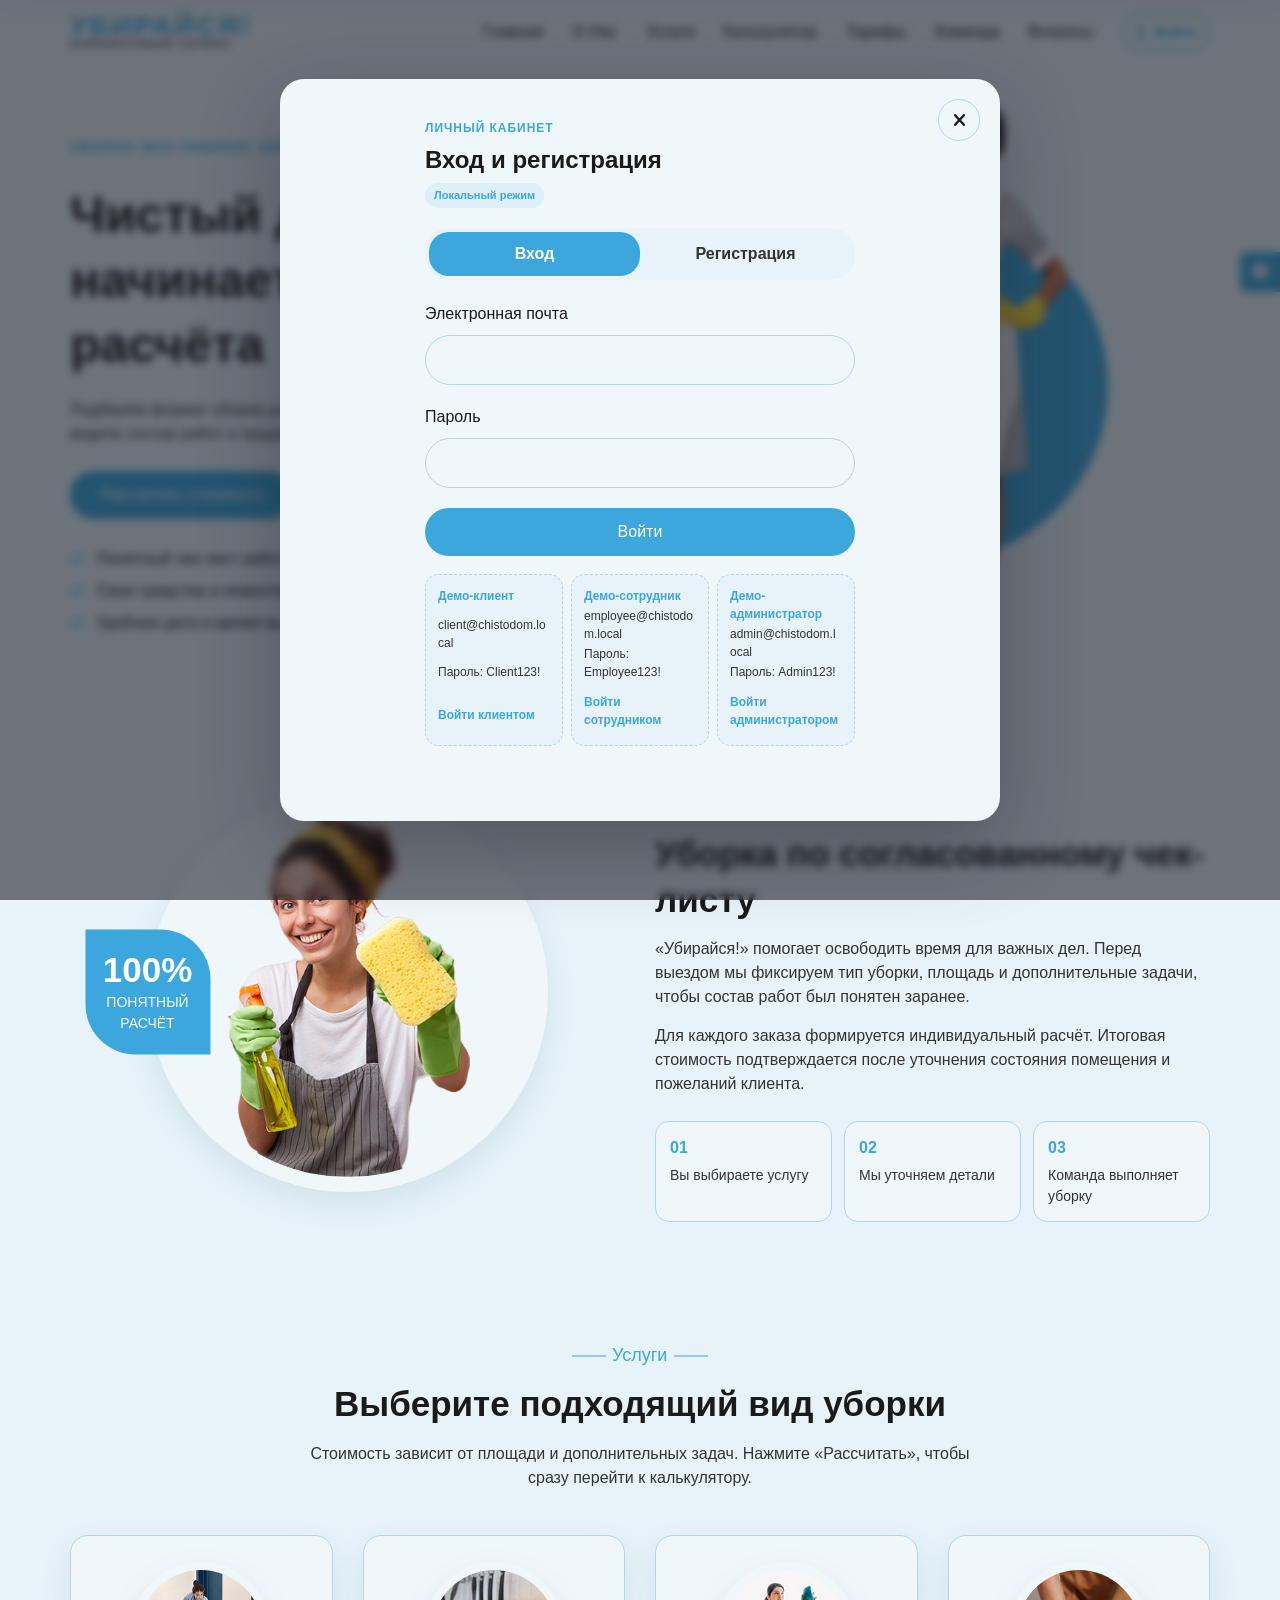
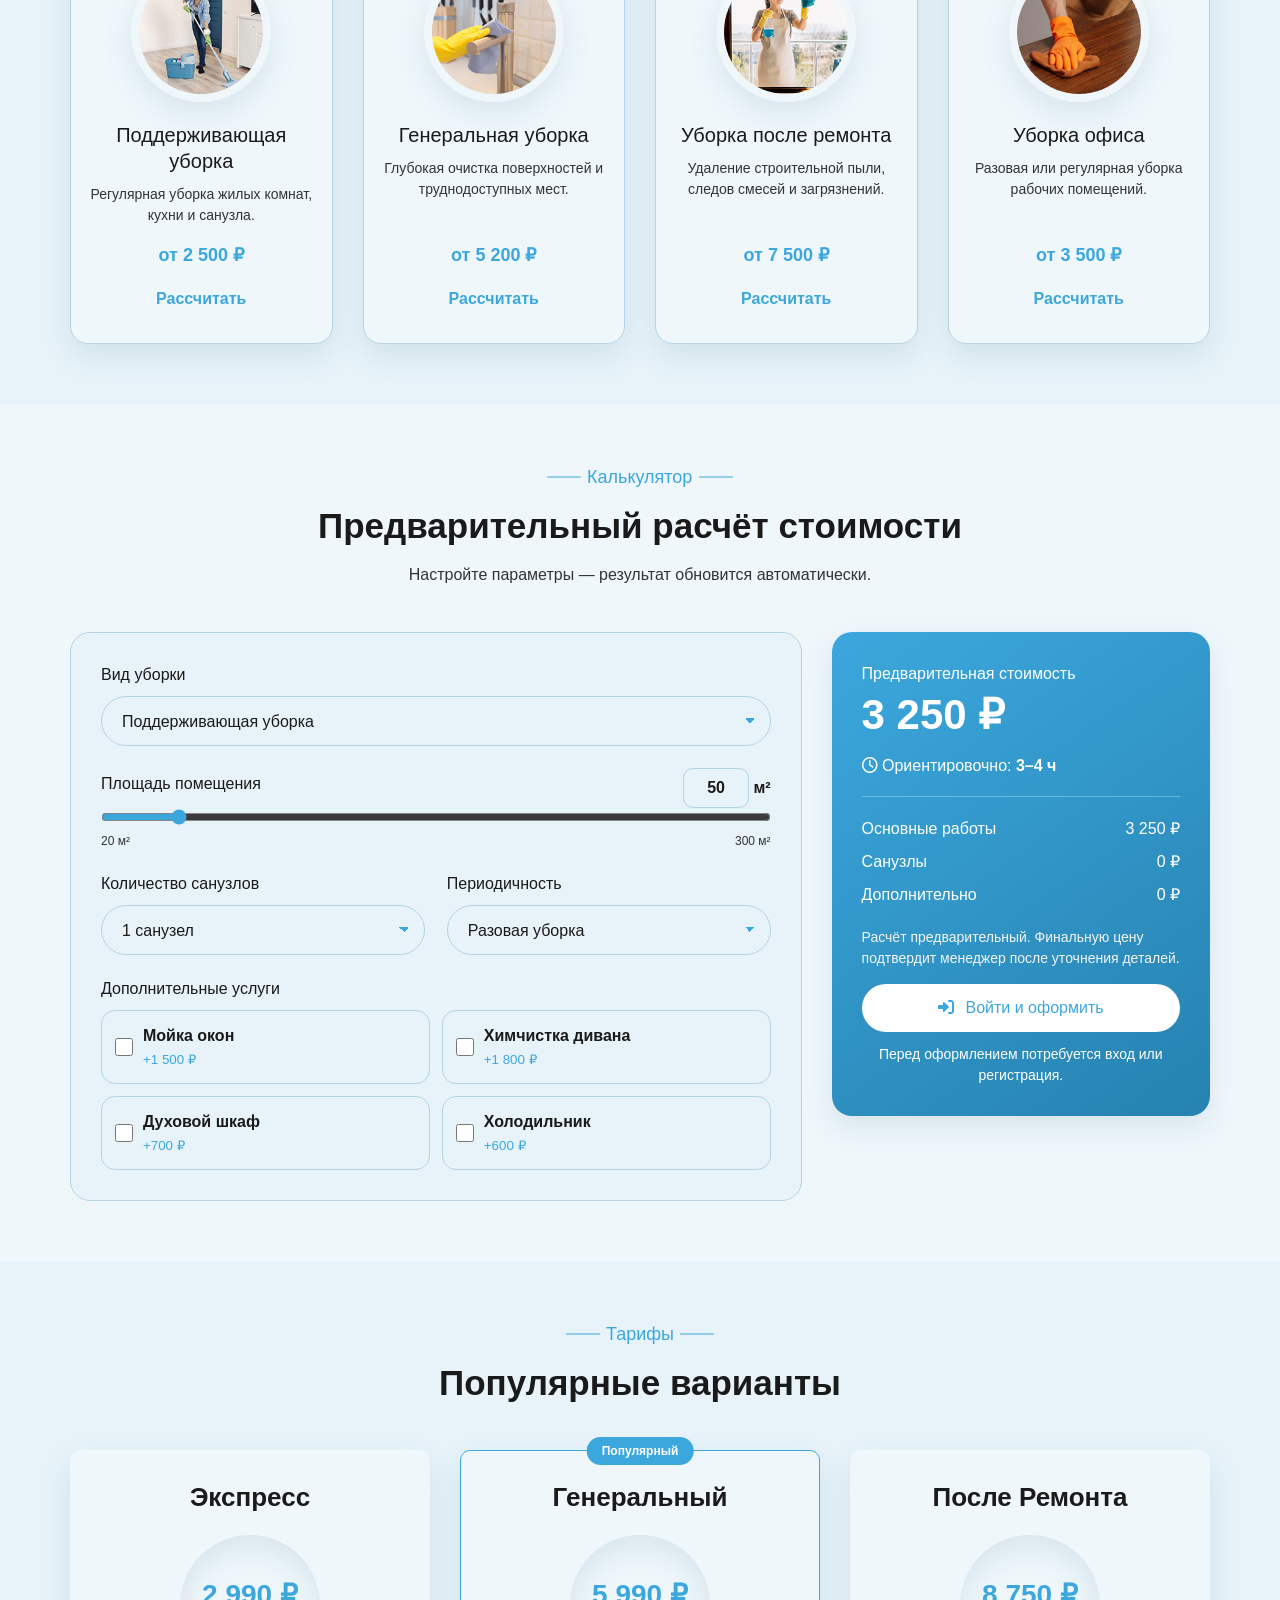
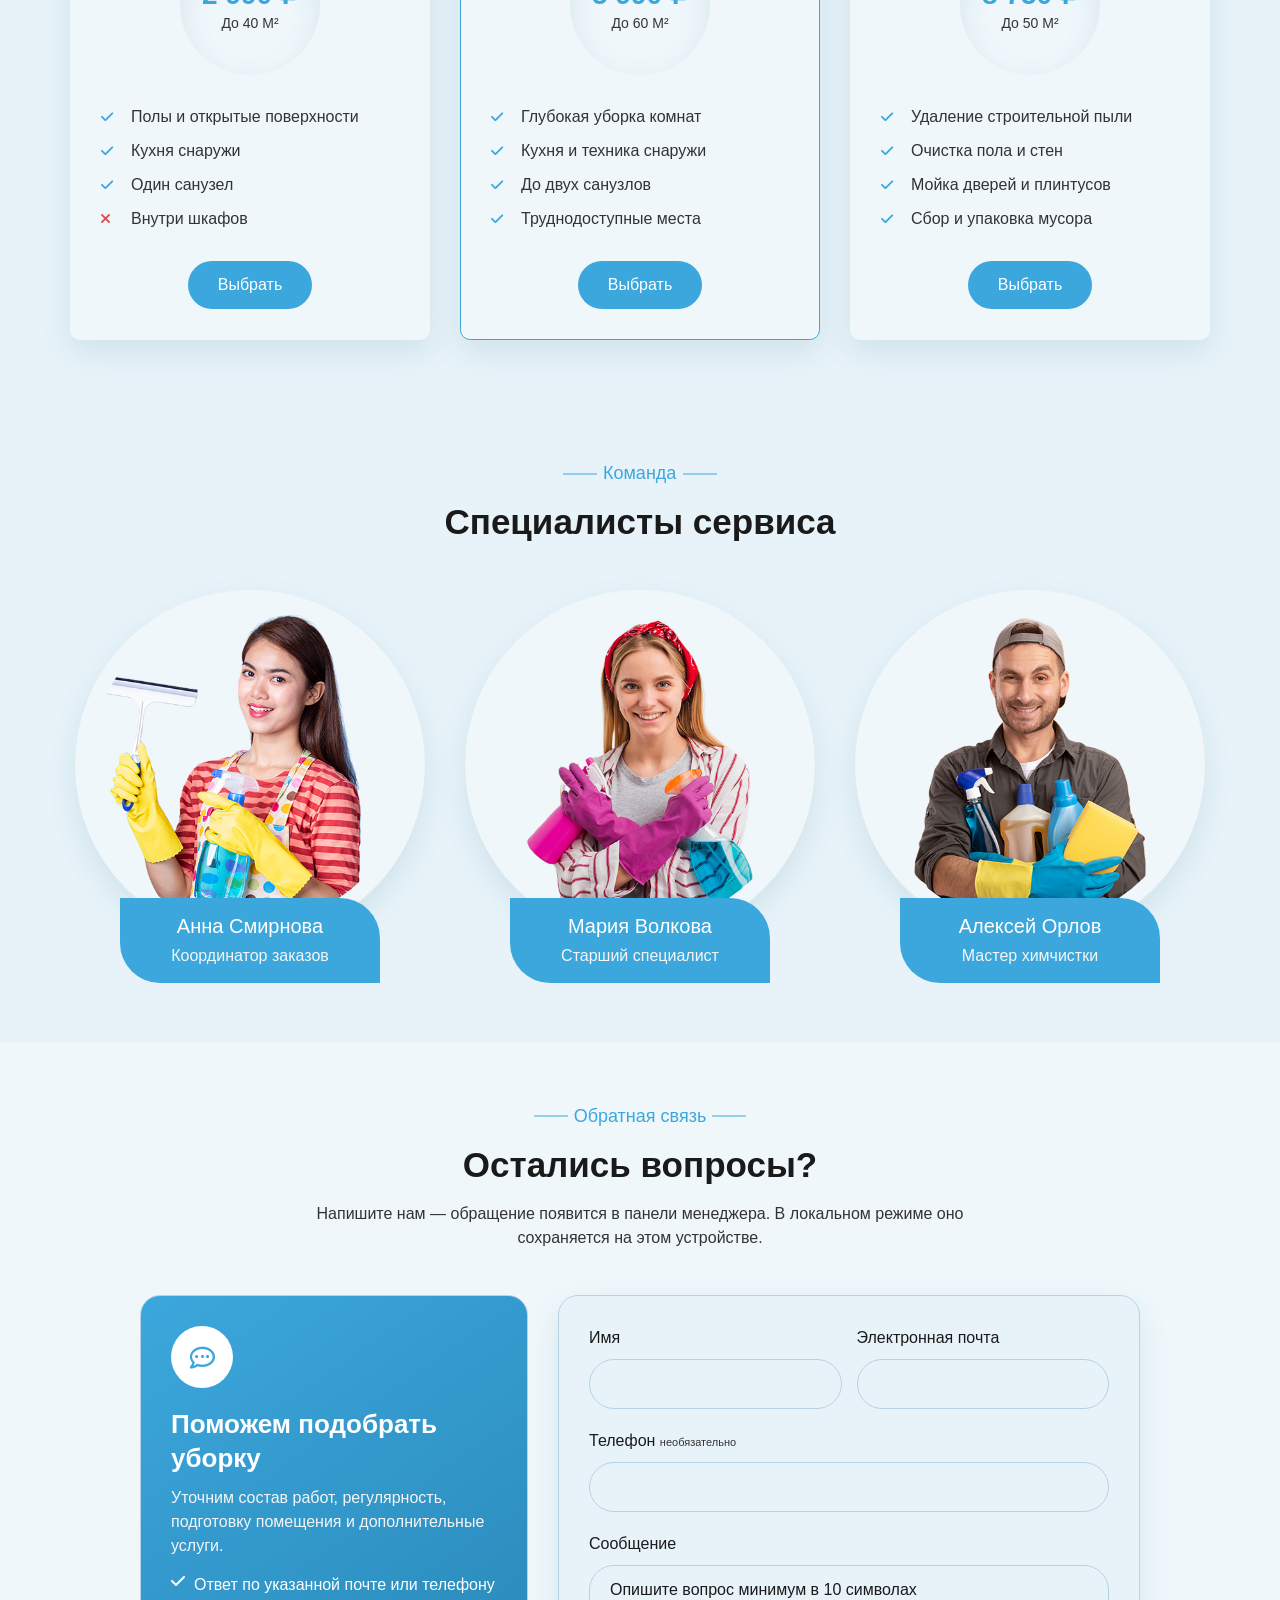
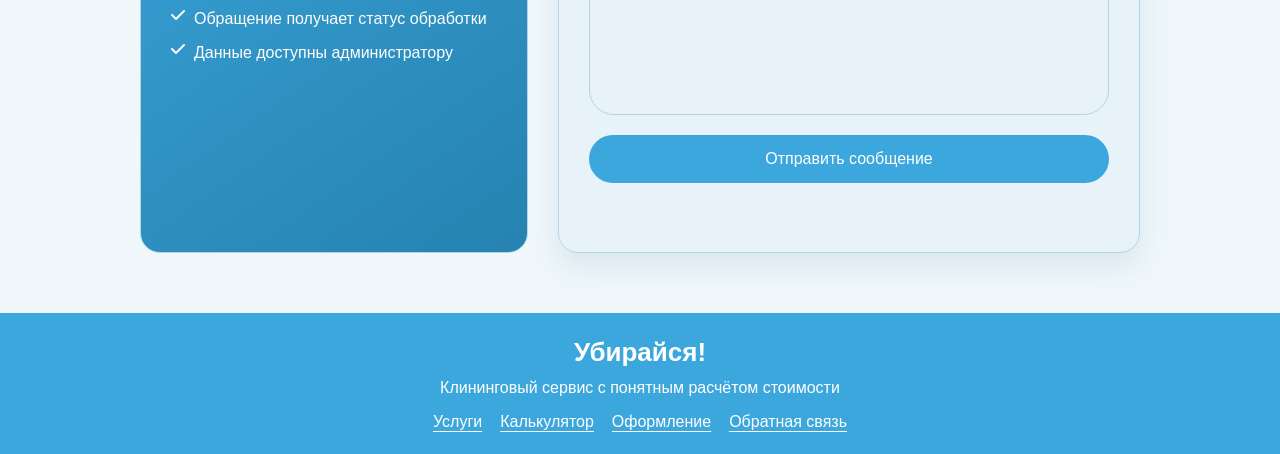
<file: admin.html>
<!DOCTYPE html>
<html lang="ru">
<head>
  <meta charset="utf-8"><meta name="viewport" content="width=device-width, initial-scale=1"><meta name="description" content="Панель администратора сервиса «Убирайся!»."><title>Панель администратора — Убирайся!</title>
  <link type="text/css" rel="stylesheet" href="css/fontawesome.min.css"><link type="text/css" rel="stylesheet" href="css/style.css">
</head>
<body class="dashboard-page" data-page="admin">
  <div class="admin-overlay admin-page-overlay" id="adminOverlay">
    <section class="admin-panel" aria-labelledby="adminTitle">
      <header class="admin-header">
        <div><span class="cart-kicker">Управление сервисом</span><h1 id="adminTitle" tabindex="-1">Панель администратора</h1><span class="admin-mode" id="adminMode">Локальный режим</span></div>
        <div class="admin-header-actions">
          <button type="button" class="btn btn-secondary admin-action-button" id="adminRefresh"><i class="fas fa-sync-alt"></i> Обновить</button>
          <button type="button" class="btn btn-secondary admin-action-button" id="adminExport"><i class="fas fa-download"></i> Экспорт</button>
          <label class="btn btn-secondary admin-action-button" for="adminImport"><i class="fas fa-upload"></i> Импорт<input id="adminImport" type="file" accept="application/json,.json" hidden></label>
          <button type="button" class="btn btn-secondary admin-action-button" id="adminLogout"><i class="fas fa-sign-out-alt"></i> Выйти</button>
          <a class="icon-button" id="adminClose" href="Index.html" aria-label="На главную"><i class="fas fa-times"></i></a>
        </div>
      </header>
      <div class="admin-body">
        <div class="admin-stats" id="adminStats"></div>
        <div class="finance-note"><i class="fas fa-percentage"></i><div><strong>Финансовая модель</strong><span id="financeSplit">30% — комиссия сервиса, 70% — заработок сотрудника</span></div></div>
        <div class="admin-tabs" role="tablist">
          <button type="button" class="admin-tab is-active" data-admin-tab="orders">Заказы <span id="ordersBadge">0</span></button>
          <button type="button" class="admin-tab" data-admin-tab="schedule">Расписание <span id="scheduleBadge">0</span></button>
          <button type="button" class="admin-tab" data-admin-tab="services">Услуги <span id="servicesBadge">0</span></button>
          <button type="button" class="admin-tab" data-admin-tab="users">Пользователи <span id="usersBadge">0</span></button>
          <button type="button" class="admin-tab" data-admin-tab="messages">Сообщения <span id="messagesBadge">0</span></button>
        </div>
        <section class="admin-tab-panel" data-admin-panel="orders"><div class="admin-table-wrap" id="adminOrders"></div></section>
        <section class="admin-tab-panel is-hidden" data-admin-panel="schedule"><div class="admin-schedule" id="adminSchedule"></div></section>
        <section class="admin-tab-panel is-hidden" data-admin-panel="services">
          <div class="admin-service-layout">
            <form class="admin-service-form" id="adminServiceForm">
              <span class="checkout-kicker">Редактор услуги</span><h2 id="serviceFormTitle">Добавить услугу</h2><input type="hidden" id="adminServiceOriginalId">
              <div class="form-row"><div class="input-box"><label for="adminServiceId">Код</label><input class="input-control" id="adminServiceId" required pattern="[A-Za-z0-9_-]+"></div><div class="input-box"><label for="adminServiceName">Название</label><input class="input-control" id="adminServiceName" required></div></div>
              <div class="form-row"><div class="input-box"><label for="adminServiceRate">Цена за м²</label><input class="input-control" id="adminServiceRate" type="number" min="0" required></div><div class="input-box"><label for="adminServiceMinimum">Минимальная цена</label><input class="input-control" id="adminServiceMinimum" type="number" min="0" required></div></div>
              <div class="form-row"><div class="input-box"><label for="adminServiceSpeed">Скорость, м²/ч</label><input class="input-control" id="adminServiceSpeed" type="number" min="1" required></div><div class="input-box"><label for="adminServiceSort">Порядок</label><input class="input-control" id="adminServiceSort" type="number" min="0" value="100"></div></div>
              <div class="input-box"><label for="adminServiceDescription">Описание</label><textarea class="input-control" id="adminServiceDescription" required></textarea></div>
              <label class="consent-field"><input type="checkbox" id="adminServiceActive" checked><span>Показывать услугу на сайте</span></label>
              <div class="form-actions"><button type="submit" class="btn">Сохранить</button><button type="button" class="text-button" id="adminServiceCancel">Сбросить</button></div>
            </form>
            <div class="admin-service-list" id="adminServices"></div>
          </div>
        </section>
        <section class="admin-tab-panel is-hidden" data-admin-panel="users">
          <div class="admin-user-layout">
            <form class="admin-service-form admin-employee-form" id="adminEmployeeForm">
              <span class="checkout-kicker">Новый сотрудник</span><h2>Создать или пригласить</h2>
              <p class="admin-form-note" id="employeeFormNote">В локальном режиме сотрудник сможет сразу войти по временному паролю.</p>
              <div class="input-box"><label for="employeeNameInput">Имя и фамилия</label><input class="input-control" id="employeeNameInput" name="name" required minlength="2" placeholder="Например, Ольга Миронова"></div>
              <div class="input-box"><label for="employeeEmailInput">Электронная почта</label><input class="input-control" id="employeeEmailInput" name="email" type="email" required placeholder="employee@example.ru"></div>
              <div class="input-box" id="employeePasswordBox"><label for="employeePasswordInput">Временный пароль</label><input class="input-control" id="employeePasswordInput" name="password" type="password" minlength="8" required placeholder="Минимум 8 символов"><small class="field-hint">Передайте пароль сотруднику безопасным способом.</small></div>
              <button type="submit" class="btn">Создать сотрудника</button>
            </form>
            <div><div class="admin-table-wrap" id="adminUsers"></div><div class="staff-invites" id="adminInvites"></div></div>
          </div>
        </section>
        <section class="admin-tab-panel is-hidden" data-admin-panel="messages"><div class="admin-message-list" id="adminMessages"></div></section>
        <p class="form-status admin-status" id="adminStatus" role="status"></p>
      </div>
    </section>
  </div>
  <div class="admin-detail-overlay" id="adminDetailOverlay" hidden><section class="admin-detail-modal" role="dialog" aria-modal="true" aria-labelledby="adminDetailTitle"><div class="admin-detail-header"><h2 id="adminDetailTitle">Детали заказа</h2><button type="button" class="icon-button" id="adminDetailClose" aria-label="Закрыть детали"><i class="fas fa-times"></i></button></div><div id="adminDetailContent"></div></section></div>
  <script src="JS/config.js"></script><script src="JS/units/constants.js"></script><script src="JS/units/helpers.js"></script><script src="JS/units/router.js"></script>
  <script src="JS/models/DBManager.js"></script><script src="JS/models/UserModel.js"></script><script src="JS/models/ServiceModel.js"></script><script src="JS/models/OrderModel.js"></script><script src="JS/models/MessageModel.js"></script>
  <script src="JS/controllers/UserController.js"></script><script src="JS/controllers/ServiceController.js"></script><script src="JS/controllers/OrderController.js"></script><script src="JS/controllers/MessageController.js"></script>
  <script src="JS/views/NotificationView.js"></script><script src="JS/views/OrderView.js"></script><script src="JS/views/MessageView.js"></script><script src="JS/views/AdminView.js"></script><script src="JS/views/ScheduleView.js"></script>
  <script src="JS/app.js"></script><script src="JS/controllers/AdminController.js"></script>
</body>
</html>
</file>
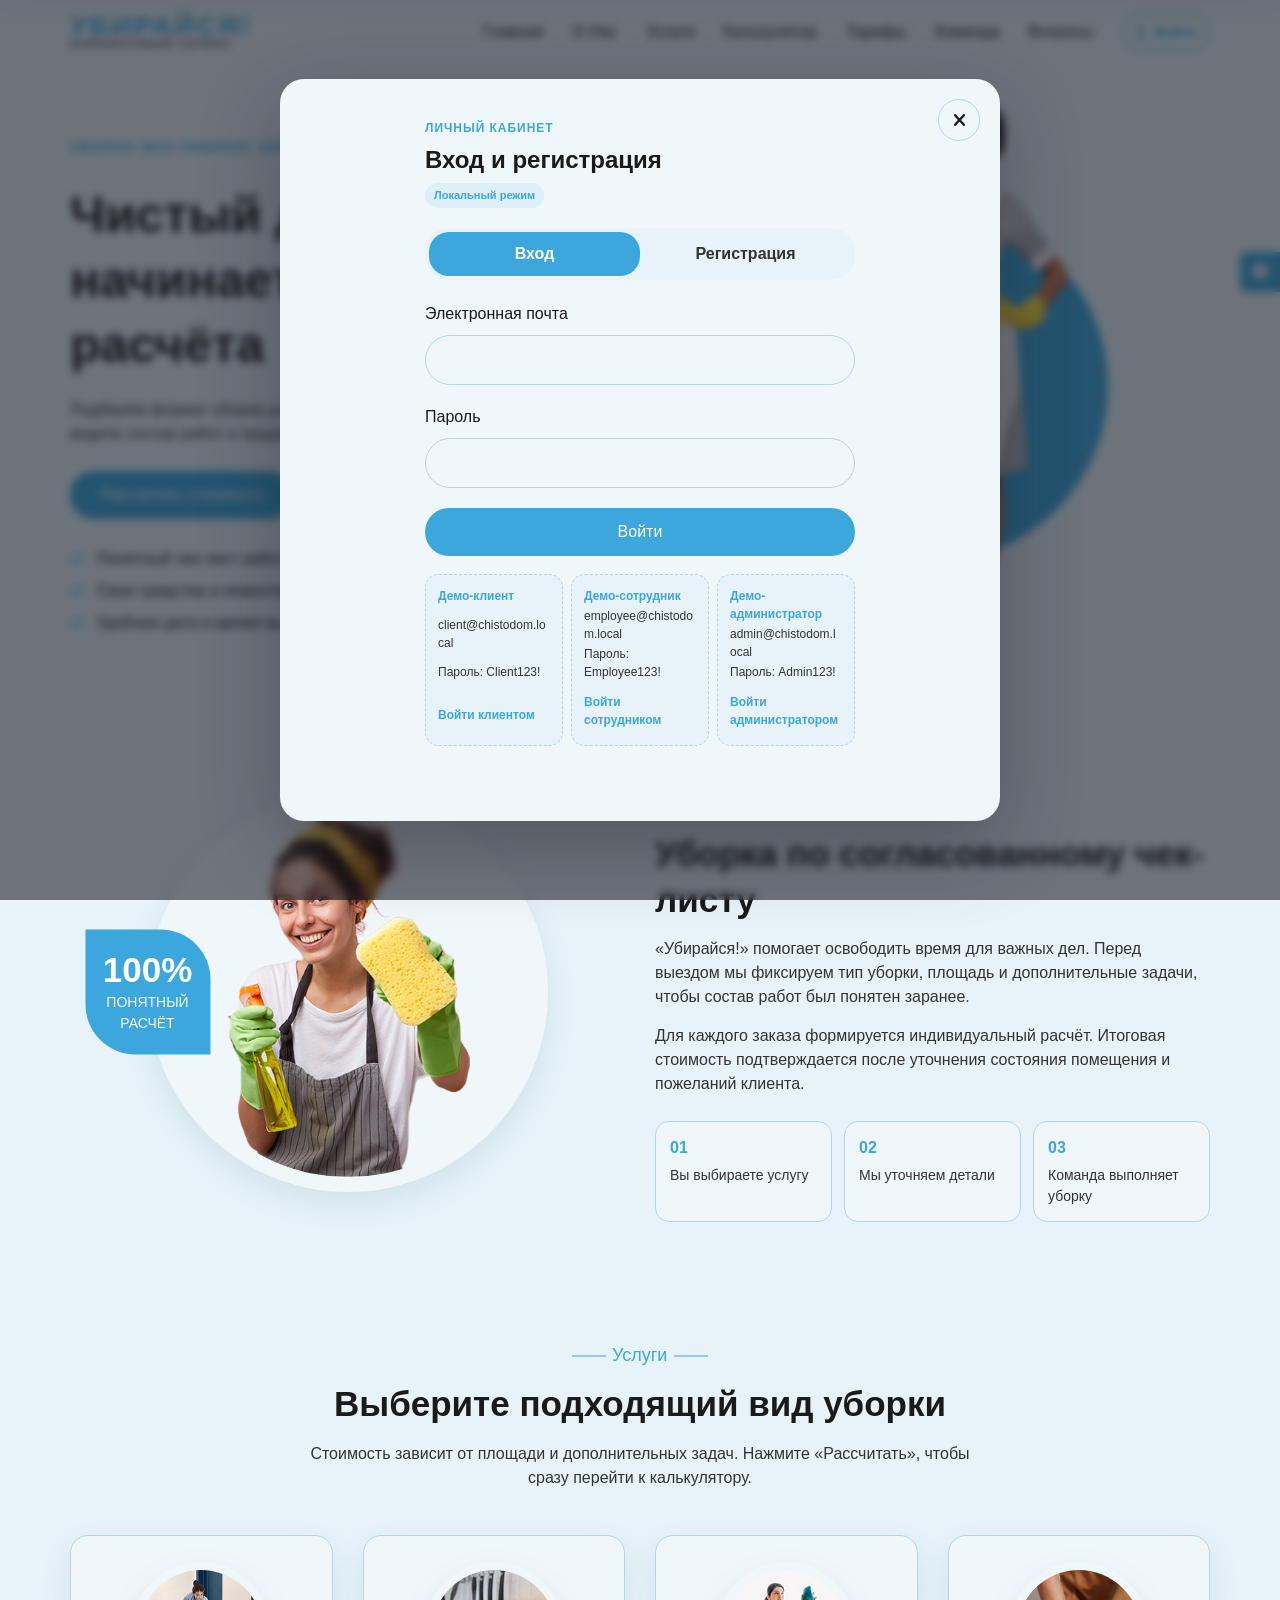
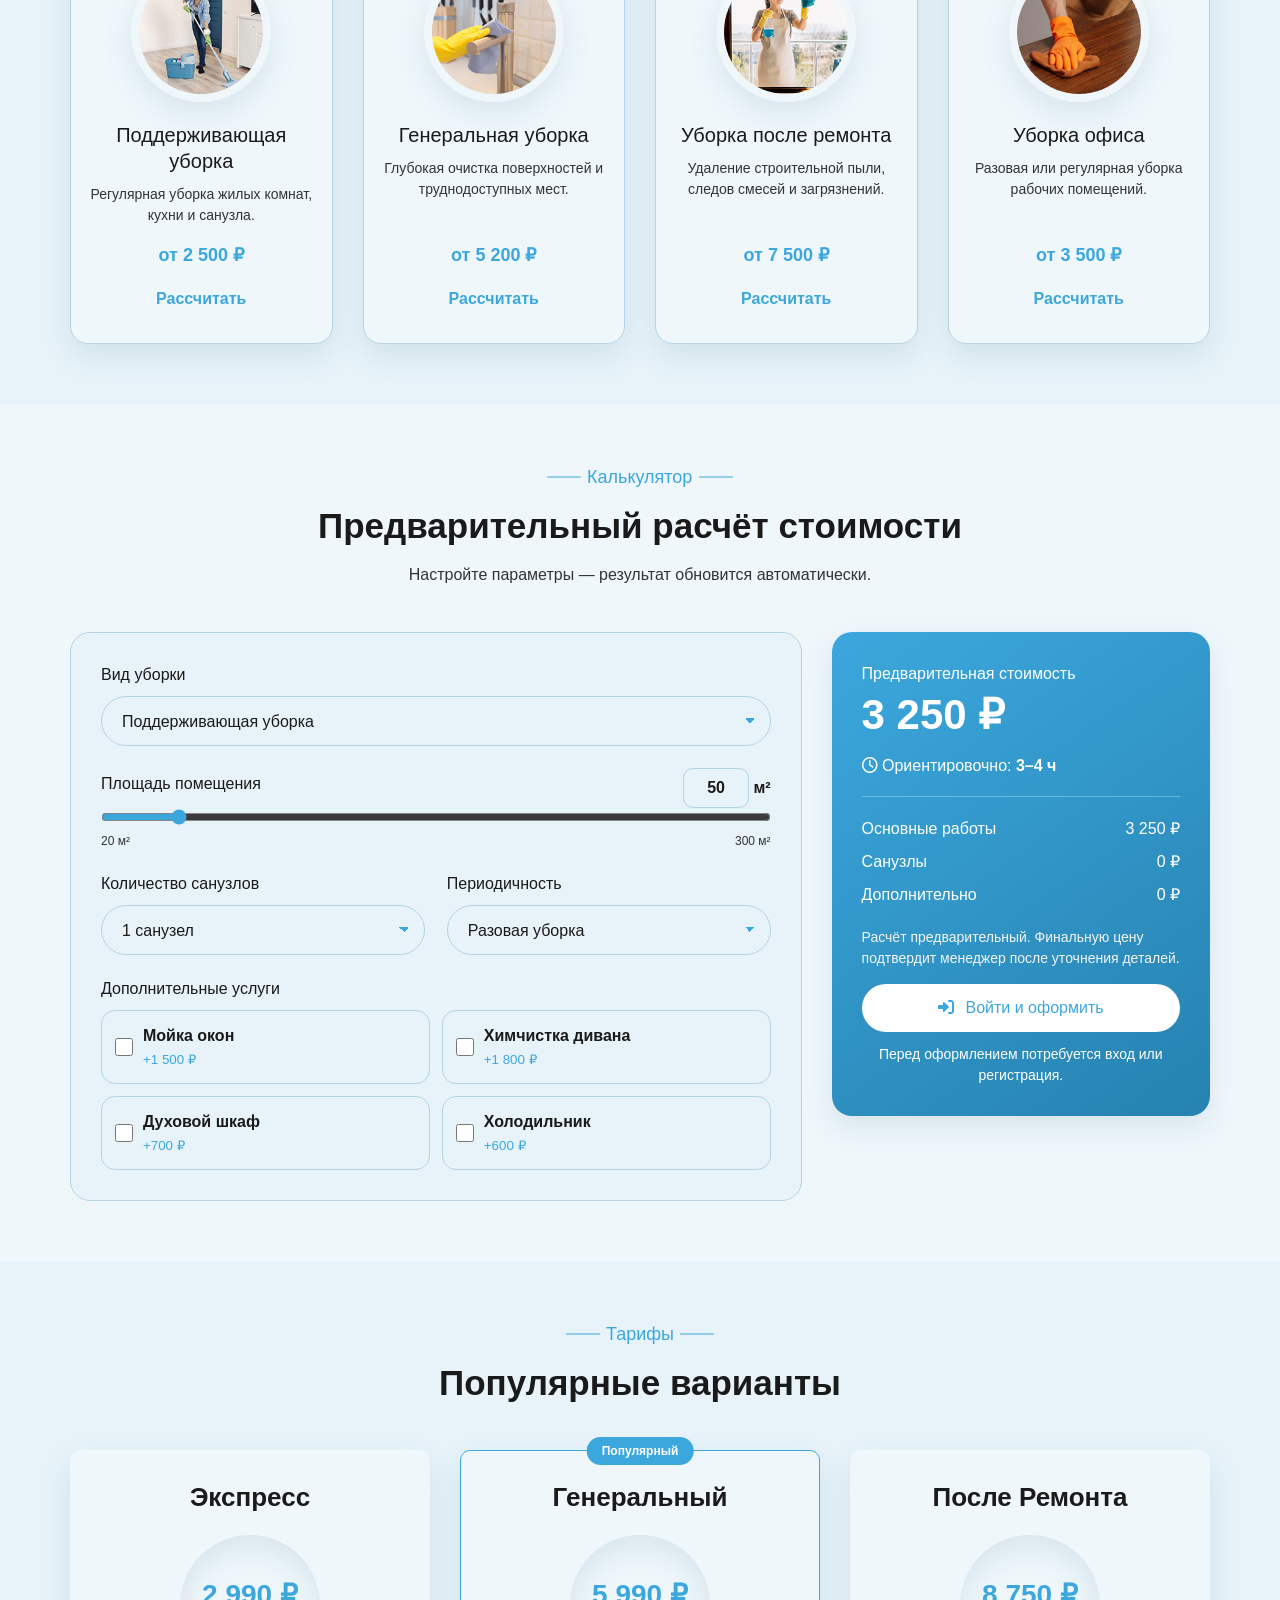
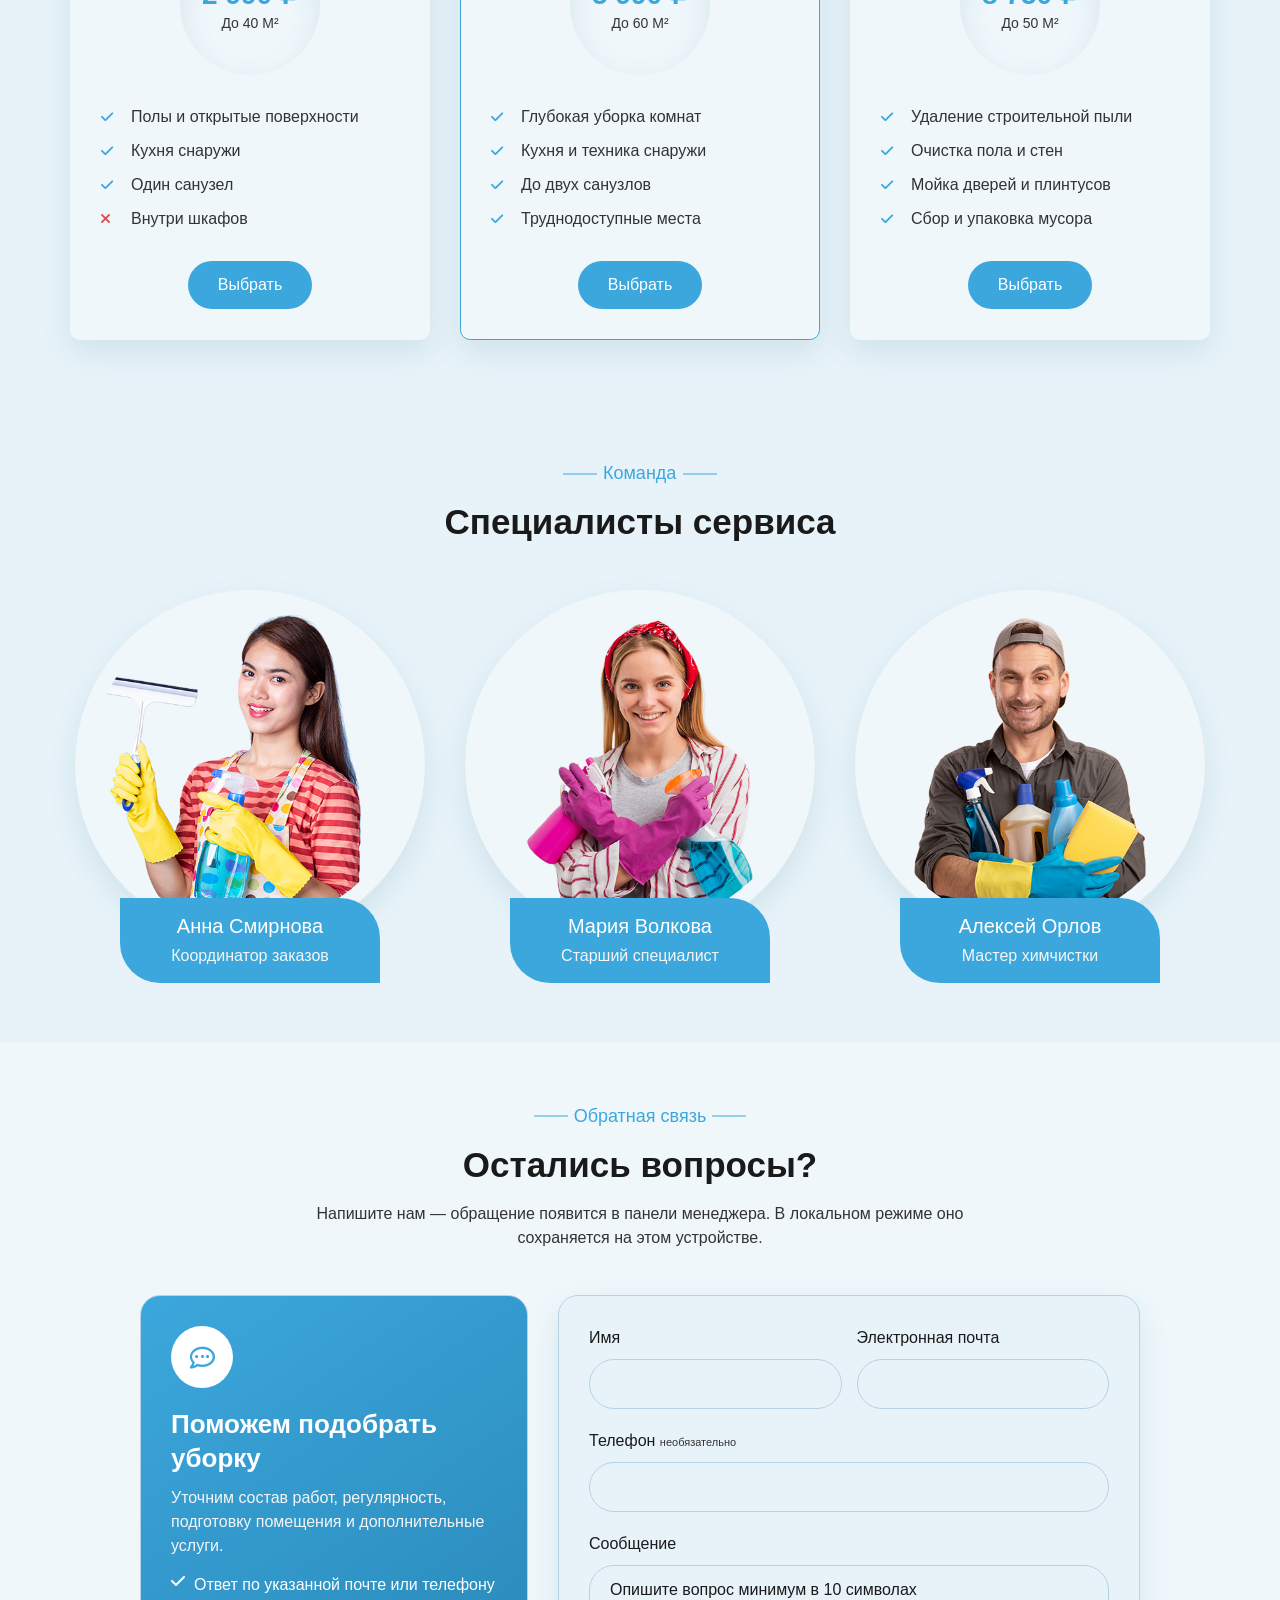
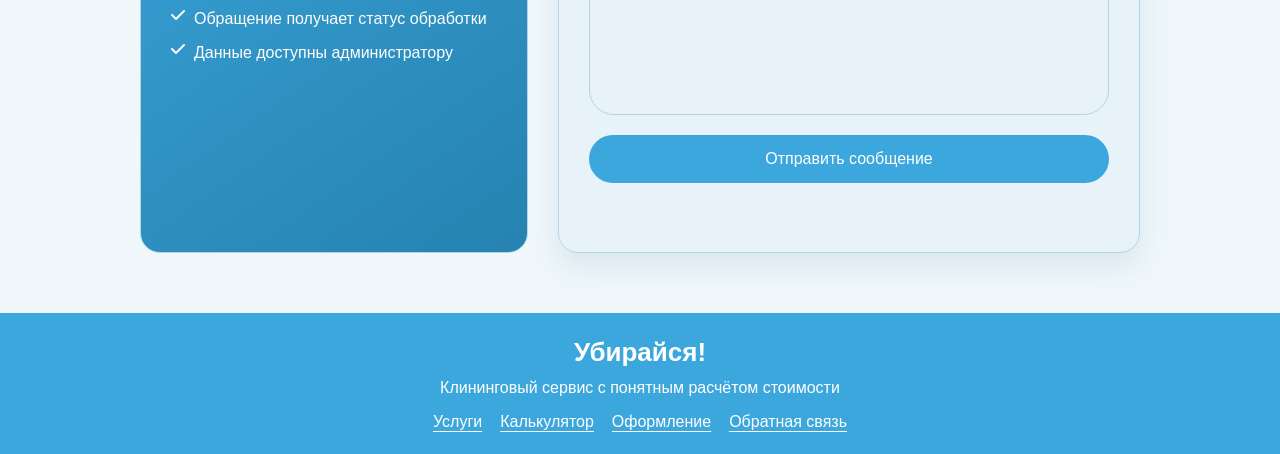
<file: checkout.html>
<!DOCTYPE html>
<html lang="ru">
<head>
  <meta charset="utf-8">
  <meta name="viewport" content="width=device-width, initial-scale=1">
  <meta name="description" content="Оформление заказа на уборку в сервисе «Убирайся!».">
  <title>Оформление заказа — Убирайся!</title>
  <link type="text/css" rel="stylesheet" href="css/fontawesome.min.css">
  <link type="text/css" rel="stylesheet" href="css/style-switcher.css">
  <link type="text/css" rel="stylesheet" href="css/style.css">
</head>
<body class="inner-page checkout-page" data-page="checkout">
  <header class="inner-header">
    <div class="container inner-header-content">
      <a class="inner-logo" href="Index.html">Убирайся! <span>клининговый сервис</span></a>
      <nav class="inner-nav" aria-label="Навигация оформления"><a href="Index.html#calculator"><i class="fas fa-arrow-left"></i> Изменить расчёт</a><a href="account.html">Мои заказы</a></nav>
    </div>
  </header>

  <main class="inner-main">
    <div class="container">
      <div class="page-heading">
        <span class="title">Оформление</span>
        <h1>Подтвердите детали заказа</h1>
        <p>Расчёт уже перенесён. Укажите адрес, дату и контакты — после отправки заказ появится в личном кабинете.</p>
      </div>
      <ol class="checkout-steps" aria-label="Этапы заказа"><li class="is-complete"><span>1</span> Расчёт</li><li class="is-active"><span>2</span> Оформление</li><li><span>3</span> Подтверждение</li></ol>

      <div class="checkout-page-layout" id="checkoutContent" hidden>
        <aside class="page-order-summary">
          <span class="checkout-kicker">Ваш расчёт</span>
          <h2 id="summaryService">Уборка</h2>
          <dl class="summary-details" id="summaryDetails"></dl>
          <div class="checkout-total"><span>Предварительно</span><strong id="summaryTotal">0 ₽</strong></div>
          <p>Итоговую цену менеджер подтвердит после уточнения состояния помещения.</p>
          <a class="text-button" href="Index.html#calculator">Изменить параметры</a>
        </aside>

        <section class="checkout-form-card">
          <div class="section-card-heading"><span class="checkout-kicker">Контактные данные</span><h2>Куда и когда приехать?</h2></div>
          <form id="checkoutForm">
            <div class="form-row">
              <div class="input-box"><label for="requestName">Имя</label><input id="requestName" name="name" type="text" class="input-control" required minlength="2" autocomplete="name"></div>
              <div class="input-box"><label for="requestPhone">Телефон</label><input id="requestPhone" name="phone" type="tel" placeholder="+7 (___) ___-__-__" class="input-control" required autocomplete="tel"></div>
            </div>
            <div class="form-row">
              <div class="input-box"><label for="requestEmail">Электронная почта</label><input id="requestEmail" name="email" type="email" class="input-control" required autocomplete="email"></div>
              <div class="input-box"><label for="requestAddress">Адрес уборки</label><input id="requestAddress" name="address" type="text" placeholder="Улица, дом, квартира или офис" class="input-control" required autocomplete="street-address"></div>
            </div>
            <div class="form-row">
              <div class="input-box"><label for="requestDate">Дата уборки</label><input id="requestDate" name="date" type="date" class="input-control" required></div>
              <div class="input-box"><label for="requestTime">Время начала</label><select id="requestTime" name="time" class="input-control" required><option value="">Сначала выберите дату</option><option value="09:00" data-label="09:00">09:00</option><option value="12:00" data-label="12:00">12:00</option><option value="15:00" data-label="15:00">15:00</option><option value="18:00" data-label="18:00">18:00</option></select><small class="field-hint">Занятые интервалы будут недоступны автоматически.</small></div>
            </div>
            <div class="slot-availability" id="slotAvailabilityStatus" role="status"><i class="far fa-calendar-check"></i><span>Выберите дату — покажем свободные интервалы.</span></div>
            <div class="input-box"><label for="requestPayment">Оплата</label><select id="requestPayment" name="payment" class="input-control" required><option value="card">Картой после уборки</option><option value="cash">Наличными после уборки</option></select></div>
            <div class="input-box"><label for="requestMessage">Комментарий <span class="optional-label">необязательно</span></label><textarea id="requestMessage" name="message" class="input-control" placeholder="Домофон, парковка, особенности помещения или пожелания"></textarea></div>
            <label class="consent-field"><input type="checkbox" name="consent" value="accepted" required><span>Согласен на обработку данных для оформления заказа</span></label>
            <div class="form-actions"><button type="submit" class="btn" id="submitOrder">Оформить заказ</button><button type="button" class="text-button" id="clearDraft">Очистить поля</button></div>
            <p class="form-status" id="formStatus" role="status"></p>
          </form>
        </section>
      </div>

      <section class="guard-card" id="checkoutGuard"><i class="fas fa-spinner fa-spin"></i><h2>Проверяем доступ</h2><p>Страница оформления доступна только авторизованным клиентам.</p></section>
    </div>
  </main>

  <div class="confirmation-overlay" id="confirmationOverlay" hidden>
    <section class="confirmation-modal" role="dialog" aria-modal="true" aria-labelledby="confirmationTitle">
      <div class="confirmation-icon"><i class="fas fa-check"></i></div><span class="cart-kicker">Заказ оформлен</span>
      <h2 id="confirmationTitle" tabindex="-1">Спасибо! Заявка принята</h2><p>Номер вашего заказа</p>
      <strong class="confirmation-number" id="confirmationOrderNumber">—</strong>
      <div class="confirmation-details" id="confirmationDetails"></div>
      <a class="btn" href="account.html">Перейти к моим заказам</a><a class="text-button confirmation-home-link" href="Index.html">На главную</a>
    </section>
  </div>

  <div class="style-switcher js-style-switcher">
    <button class="style-switcher-toggler js-style-switcher-toggler" type="button" aria-label="Настройки оформления" aria-expanded="false"><i class="fas fa-cog"></i></button>
    <div class="style-switcher-main"><h2>Оформление</h2><div class="style-switcher-item"><p>Цвет темы</p><div class="theme-color"><input type="range" min="0" max="360" class="hue-slider js-hue-slider" aria-label="Цвет темы"><div class="hue">Тон: <span class="js-hue"></span></div></div></div><div class="style-switcher-item"><label class="form-switcher"><span>Тёмная тема</span><input type="checkbox" class="js-dark-mode"><div class="box"></div></label></div></div>
  </div>
  <script src="JS/config.js"></script><script src="JS/units/constants.js"></script><script src="JS/units/helpers.js"></script><script src="JS/units/router.js"></script>
  <script src="JS/models/DBManager.js"></script><script src="JS/models/UserModel.js"></script><script src="JS/models/ServiceModel.js"></script><script src="JS/models/OrderModel.js"></script><script src="JS/models/MessageModel.js"></script>
  <script src="JS/controllers/UserController.js"></script><script src="JS/controllers/ServiceController.js"></script><script src="JS/controllers/OrderController.js"></script><script src="JS/controllers/MessageController.js"></script>
  <script src="JS/views/NotificationView.js"></script><script src="JS/views/OrderView.js"></script><script src="JS/views/CheckoutView.js"></script><script src="JS/views/ScheduleView.js"></script>
  <script src="JS/app.js"></script><script src="JS/controllers/CheckoutController.js"></script><script src="JS/controllers/ThemeController.js"></script>
</body>
</html>
</file>
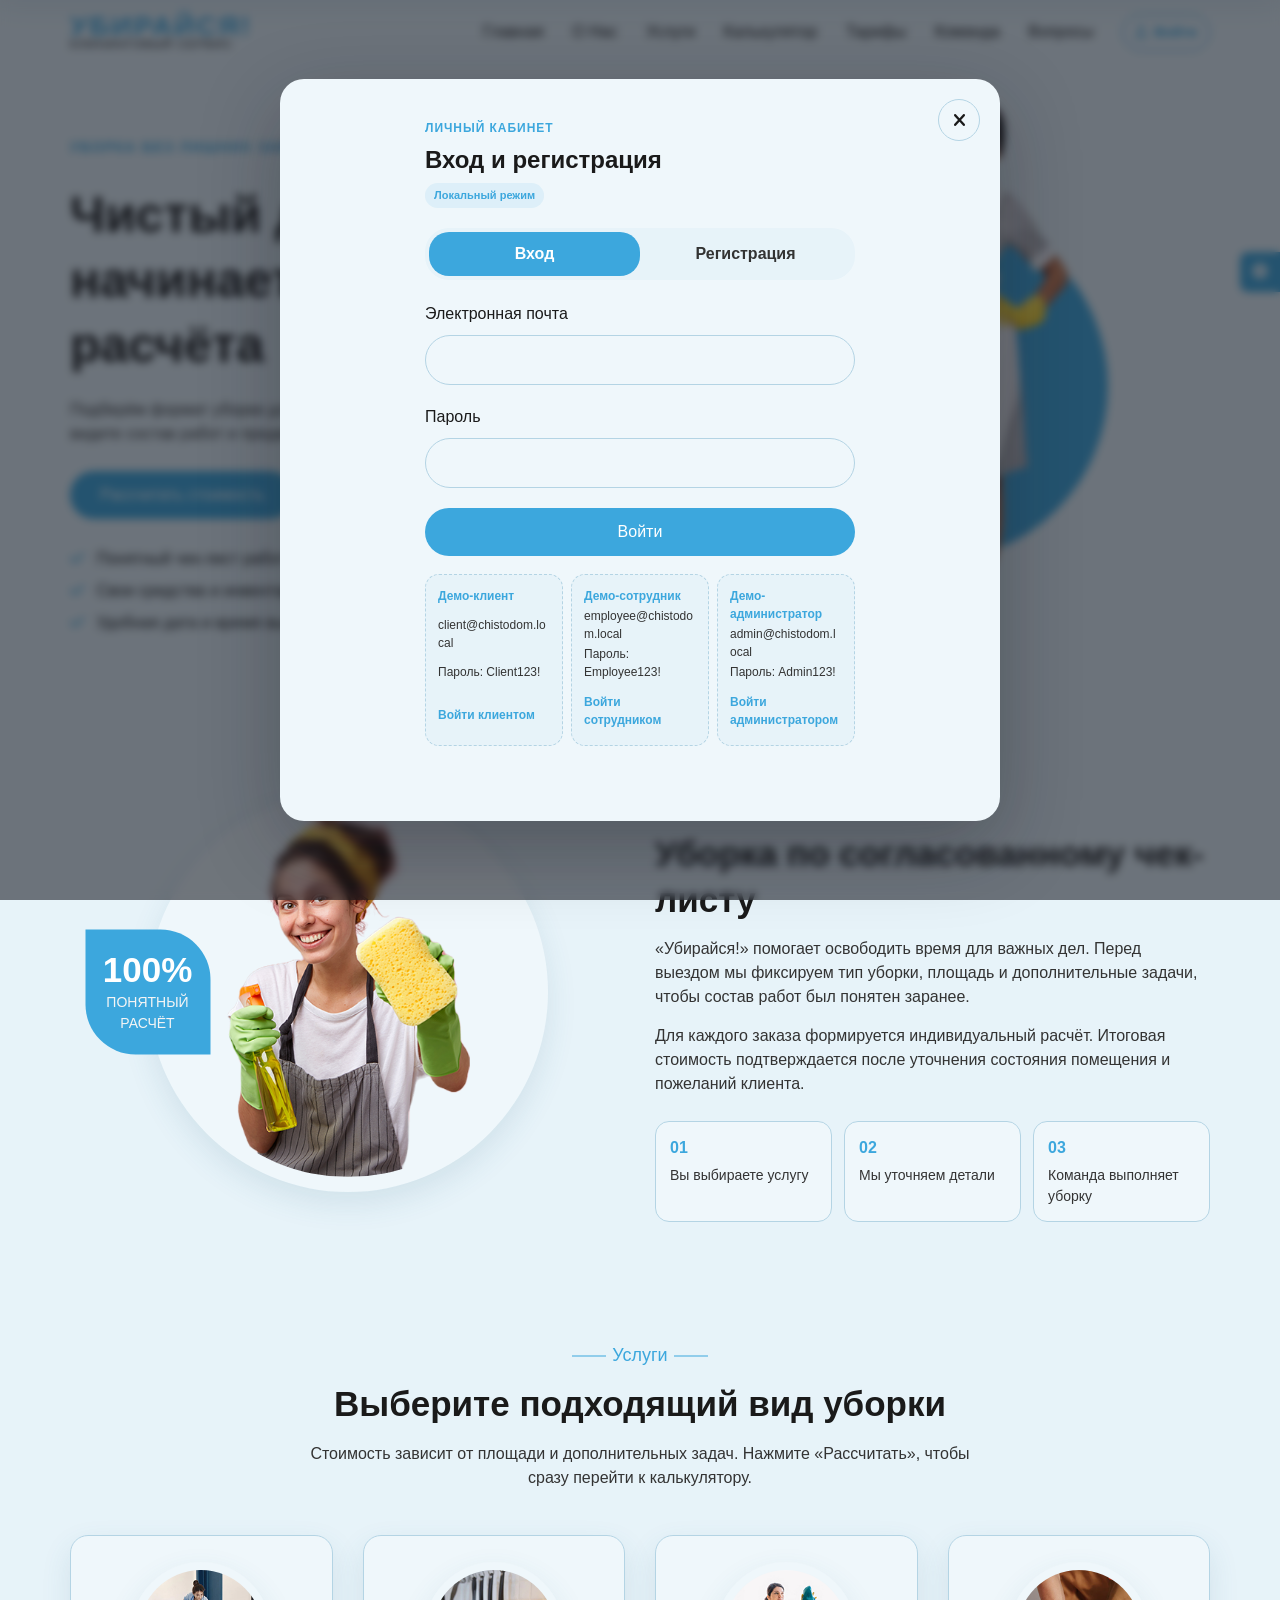
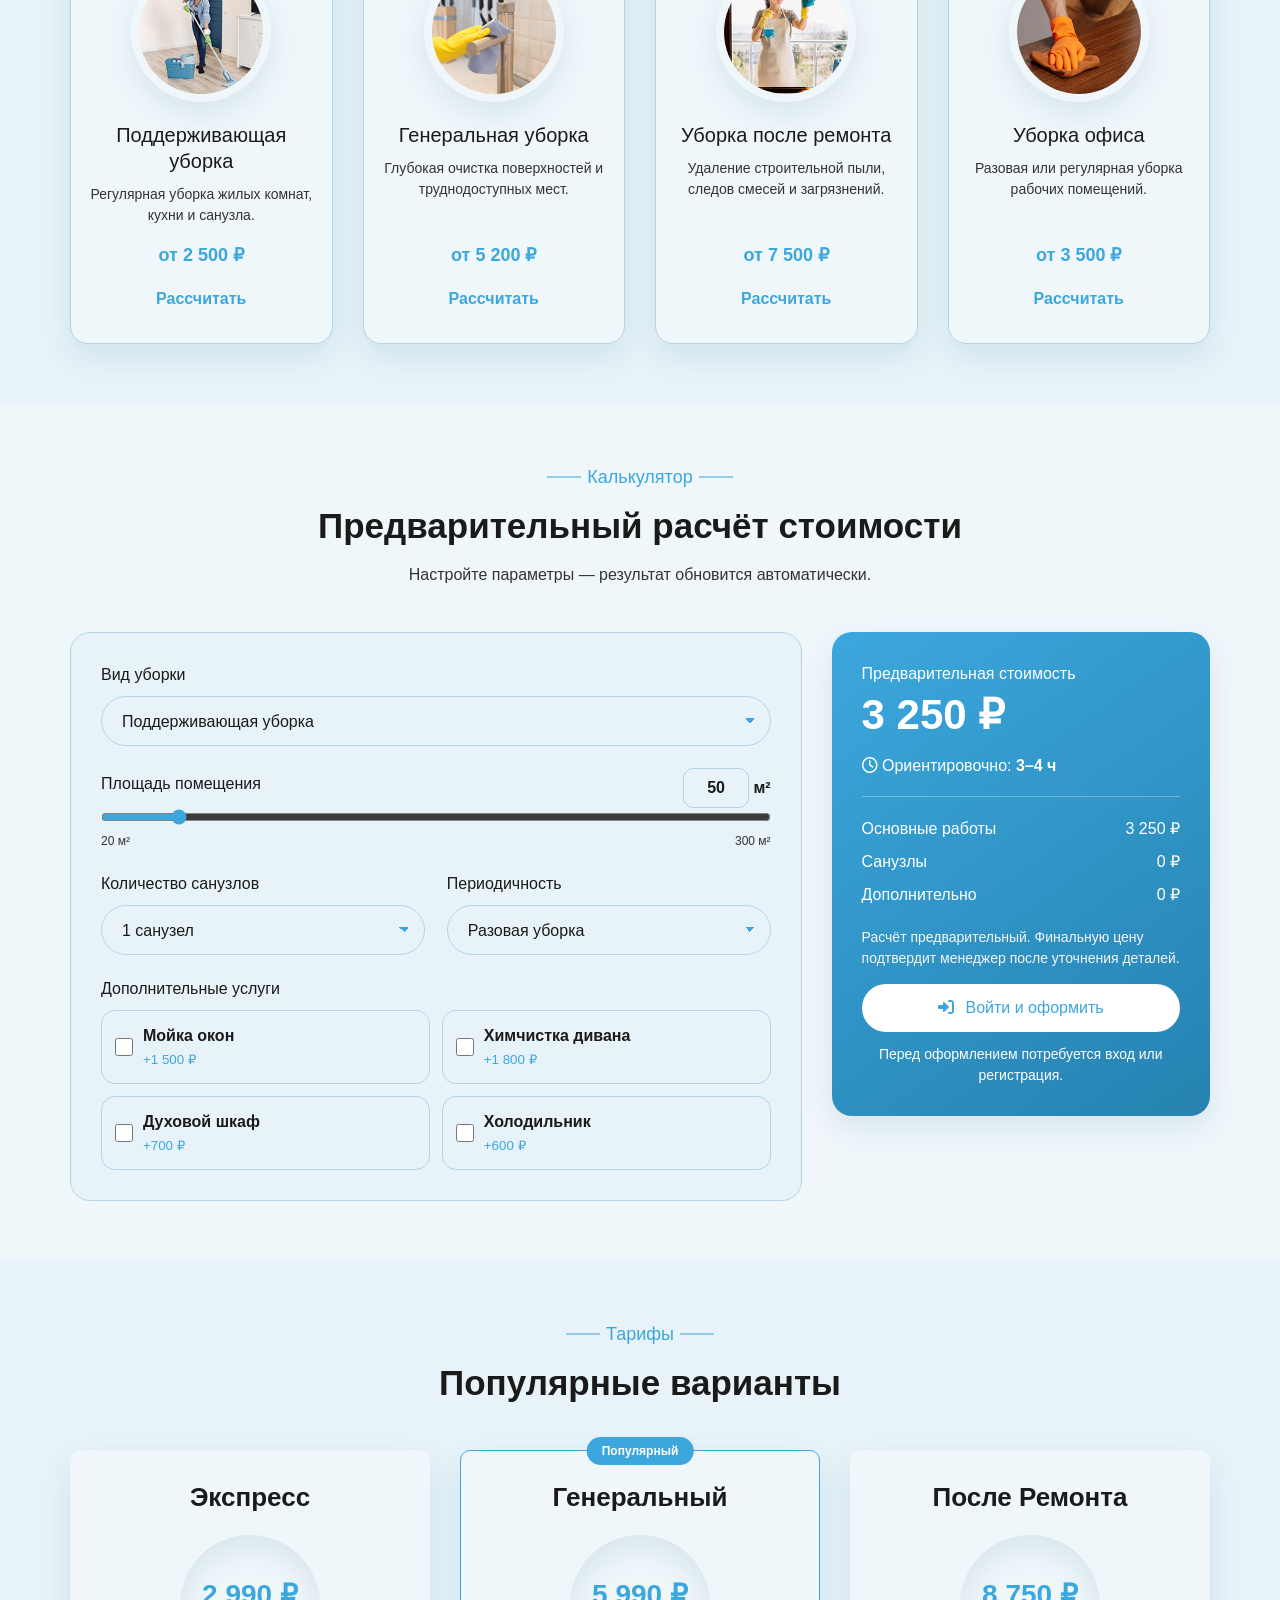
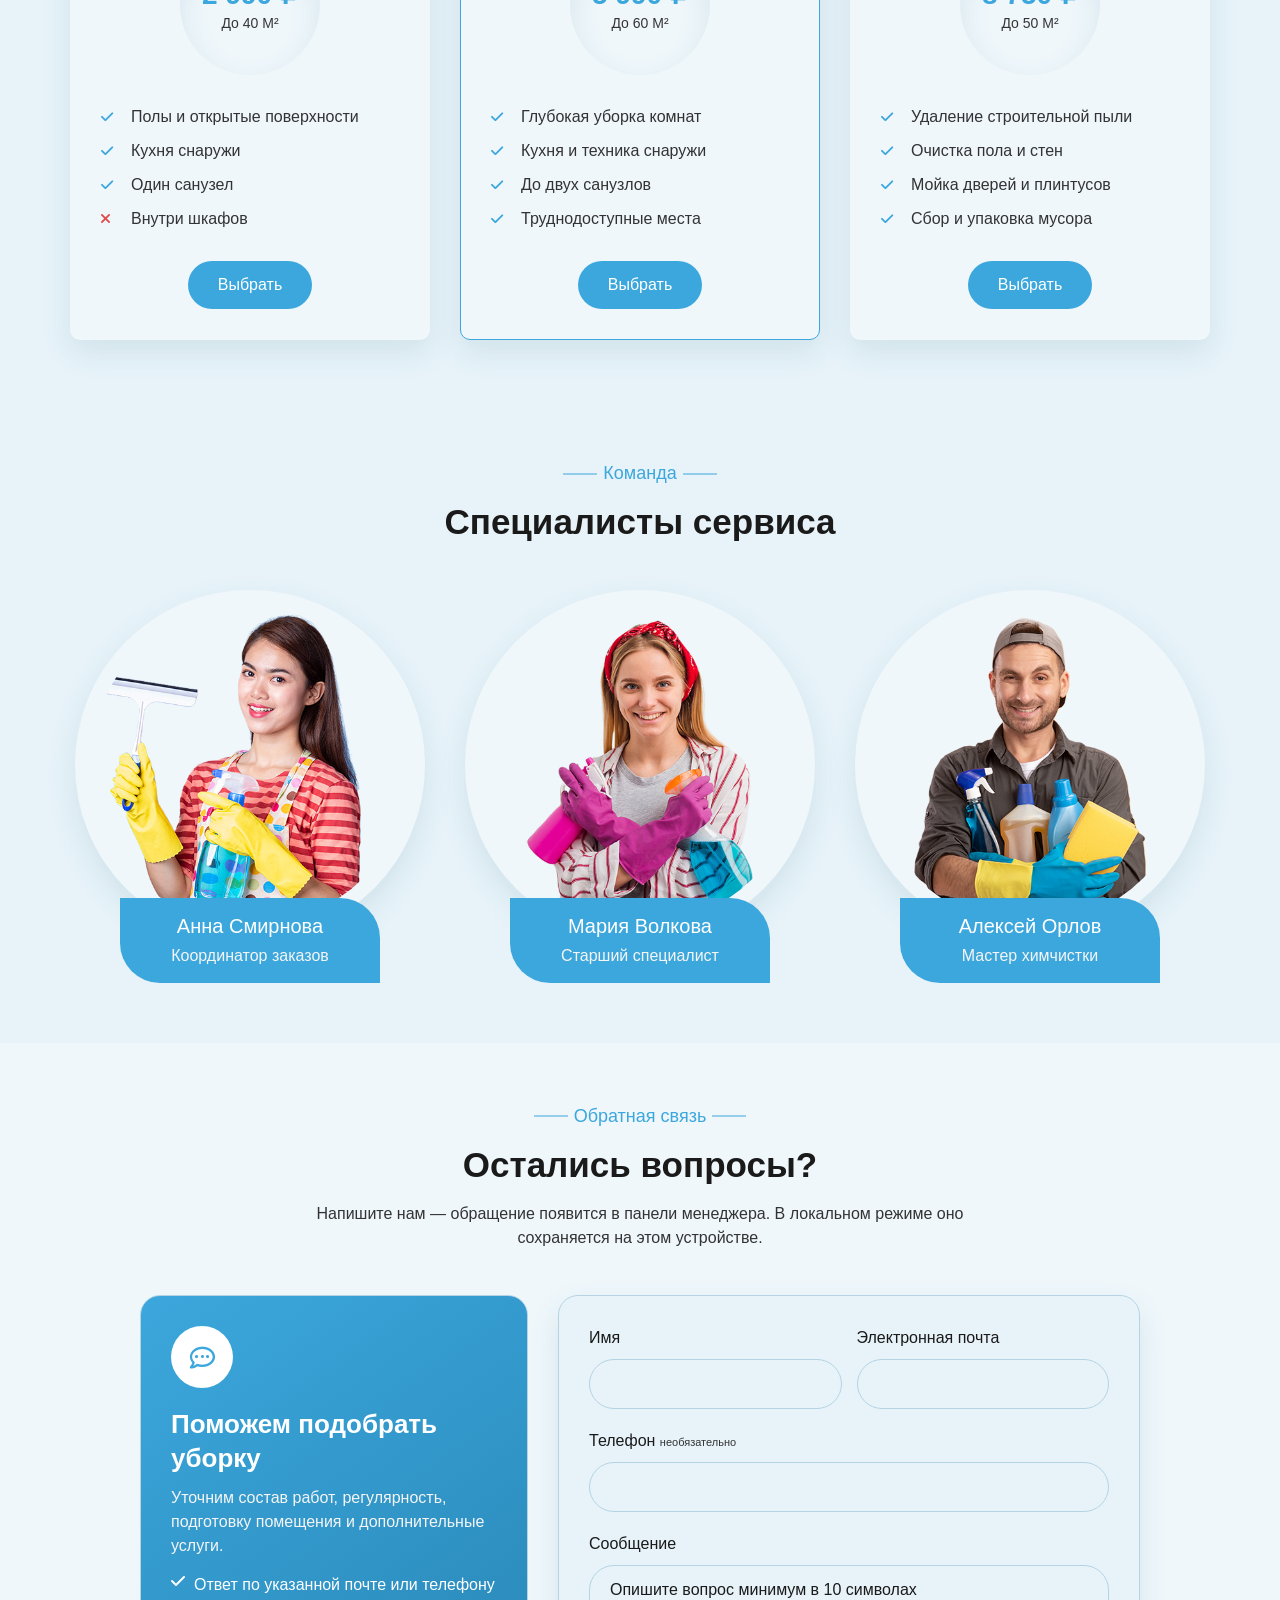
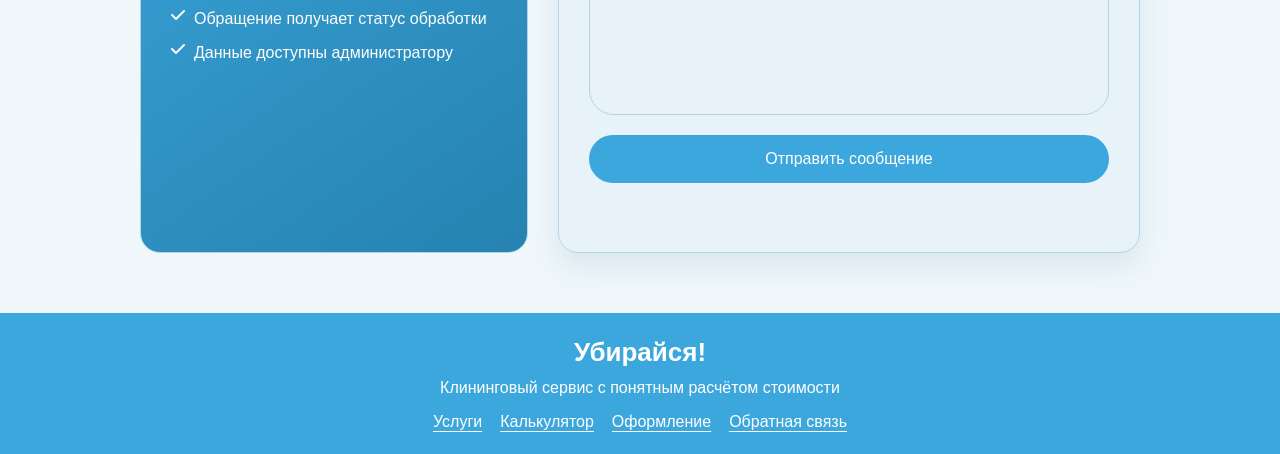
<file: employee.html>
<!DOCTYPE html>
<html lang="ru">
<head>
  <meta charset="utf-8"><meta name="viewport" content="width=device-width, initial-scale=1"><meta name="description" content="Рабочий кабинет сотрудника сервиса «Убирайся!»."><title>Кабинет сотрудника — Убирайся!</title>
  <link type="text/css" rel="stylesheet" href="css/fontawesome.min.css"><link type="text/css" rel="stylesheet" href="css/style-switcher.css"><link type="text/css" rel="stylesheet" href="css/style.css">
</head>
<body class="inner-page employee-page" data-page="employee">
  <header class="inner-header"><div class="container inner-header-content"><a class="inner-logo" href="Index.html">Убирайся! <span>рабочий кабинет</span></a><nav class="inner-nav" aria-label="Навигация сотрудника"><a href="Index.html">На сайт</a><button type="button" class="text-button" id="employeeLogout"><i class="fas fa-sign-out-alt"></i> Выйти</button></nav></div></header>
  <main class="inner-main"><div class="container">
    <section class="dashboard-welcome" id="employeeWelcome" hidden>
      <div><span class="title">Рабочий кабинет</span><h1>План выездов</h1><p>Адреса, время, состав работ и ваш заработок по назначенным заказам.</p></div>
      <div class="dashboard-user-card"><div class="account-avatar" id="employeeAvatar">С</div><div><strong id="employeeName">Сотрудник</strong><span id="employeeEmail">—</span><small id="employeeMode">Локальный режим</small></div></div>
    </section>
    <section class="employee-summary" id="employeeSummary" hidden></section>
    <section class="finance-note employee-finance-note" id="employeeFinanceNote" hidden><i class="fas fa-wallet"></i><div><strong>Расчёт выплаты</strong><span id="employeeSplit">Сотруднику начисляется 70% от стоимости назначенного заказа. Выполненные заказы входят в сумму к выплате.</span></div></section>
    <section class="dashboard-section" id="employeeOrdersSection" hidden>
      <div class="dashboard-section-heading"><div><span class="checkout-kicker">Маршрут</span><h2>Назначенные заказы</h2></div><div class="dashboard-filters"><select class="input-control" id="employeeFilter" aria-label="Фильтр заказов"><option value="active">Активные</option><option value="all">Все</option><option value="completed">Завершённые</option></select><button type="button" class="btn btn-secondary" id="employeeRefresh"><i class="fas fa-sync-alt"></i> Обновить</button></div></div>
      <div class="employee-orders" id="employeeOrders"></div><p class="form-status" id="employeeStatus" role="status"></p>
    </section>
    <section class="guard-card" id="employeeGuard"><i class="fas fa-spinner fa-spin"></i><h2>Проверяем рабочий доступ</h2><p>Эта страница доступна только сотрудникам сервиса.</p></section>
  </div></main>
  <div class="style-switcher js-style-switcher"><button class="style-switcher-toggler js-style-switcher-toggler" type="button" aria-label="Настройки оформления" aria-expanded="false"><i class="fas fa-cog"></i></button><div class="style-switcher-main"><h2>Оформление</h2><div class="style-switcher-item"><p>Цвет темы</p><div class="theme-color"><input type="range" min="0" max="360" class="hue-slider js-hue-slider" aria-label="Цвет темы"><div class="hue">Тон: <span class="js-hue"></span></div></div></div><div class="style-switcher-item"><label class="form-switcher"><span>Тёмная тема</span><input type="checkbox" class="js-dark-mode"><div class="box"></div></label></div></div></div>
  <script src="JS/config.js"></script><script src="JS/units/constants.js"></script><script src="JS/units/helpers.js"></script><script src="JS/units/router.js"></script>
  <script src="JS/models/DBManager.js"></script><script src="JS/models/UserModel.js"></script><script src="JS/models/ServiceModel.js"></script><script src="JS/models/OrderModel.js"></script><script src="JS/models/MessageModel.js"></script>
  <script src="JS/controllers/UserController.js"></script><script src="JS/controllers/ServiceController.js"></script><script src="JS/controllers/OrderController.js"></script><script src="JS/controllers/MessageController.js"></script>
  <script src="JS/views/NotificationView.js"></script><script src="JS/views/OrderView.js"></script><script src="JS/views/EmployeeView.js"></script>
  <script src="JS/app.js"></script><script src="JS/controllers/EmployeeController.js"></script><script src="JS/controllers/ThemeController.js"></script>
</body>
</html>
</file>
<file: css/style-switcher.css>
.style-switcher{
    position: fixed;
    top: 0;
    right: 0;
    z-index: 10;
    height: 100%;
    width: 280px;
    transform: translateX(100%);
    transition: all 0.3s ease;
}
.style-switcher.open{
    transform: translateX(0);
    box-shadow: var(--shadow);
}
.style-switcher-main{
    height: 100%;
    background-color: var(--bg-color);
    padding: 30px;
    overflow-y: auto;
}
.style-switcher-toggler{
    height: 40px;
    width: 40px;
    background-color: var(--main-color);
    color: var(--text-white);
    font-size: var(--fs-md);
    position: absolute;
    left: -40px;
    top: 28%;
    border-radius: 8px 0 0 8px;
    border: none;
}
.style-switcher h2{
    text-transform: capitalize;
    font-size: var(--fs-xl);
    font-weight: 500;
    padding: 0 0 10px;
}
.style-switcher-item{
    padding: 15px 0;
    border-top: 1px solid var(--border-color);
}
.style-switcher-item p{
    margin-bottom: 10px;
}
.hue-slider{
    -webkit-appearance: none; 
    width: 100%;
    outline: none;
    height: 12px;
    border-radius: 6px;
    margin-bottom: 5px; 
    cursor: pointer;
    background: linear-gradient(to right,
    hsl(0,var(--saturation),var(--lightness)),
    hsl(30,var(--saturation),var(--lightness)),
    hsl(60,var(--saturation),var(--lightness)),
    hsl(90,var(--saturation),var(--lightness)),
    hsl(120,var(--saturation),var(--lightness)),
    hsl(150,var(--saturation),var(--lightness)),
    hsl(180,var(--saturation),var(--lightness)),
    hsl(210,var(--saturation),var(--lightness)),
    hsl(240,var(--saturation),var(--lightness)),
    hsl(270,var(--saturation),var(--lightness)),
    hsl(300,var(--saturation),var(--lightness)),
    hsl(330,var(--saturation),var(--lightness)),
    hsl(360,var(--saturation),var(--lightness))
    );
}
.hue-slider:focus{
    box-shadow: var(--focus-shadow);
}
.hue-slider::-webkit-slider-thumb{
    -webkit-appearance: none;
    width: 20px;
    height: 20px;
    background-color: var(--bg-white);
    border-radius: 50%;
    cursor: pointer;
    box-shadow: var(--focus-shadow);
}
.hue-slider::-moz-range-thumb{
    -webkit-appearance: none;
    width: 20px;
    height: 20px;
    background-color: var(--bg-white);
    border-radius: 50%;
    cursor: pointer; 
}
.hue-slider::-webkit-slider-thumb:hover{
    opacity: 0.8;
}
.hue-slider::-moz-range-thumb:hover{
    opacity: 0.8;
}
.form-switcher{
    display: flex;
    justify-content: space-between;
    cursor: pointer;
}
.form-switcher span{
    padding-right: 15px;
}
.form-switcher input{
    position: absolute;
    pointer-events: none;
    opacity: 0;
}
.form-switcher .box{
    height: 24px;
    width: 44px;
    border-radius: 12px;
    border: 1px solid var(--border-color);
    position: relative;
    transition: all 0.5s ease;
}
.form-switcher .box::before{
    content: '';
    height: 14px;
    width: 14px;
    border: 1px solid var(--border-color);
    position: absolute;
    left: 4px;
    top:4px;
    border-radius: 50%;
    transition: all 0.5s ease;
}
.form-switcher input:checked + .box{
    background-color: var(--main-color);
    border-color: var(--main-color);
}
.form-switcher input:focus + .box{
    box-shadow: var(--focus-shadow);
}
.form-switcher input:checked + .box::before{
    transform: translateX(calc(100% + 6px));
    background-color: var(--bg-white);
    border-color: transparent;

}
</file>
<file: css/style.css>
:root{
    --hue: 200;
    --saturation: 70%;
    --lightness: 55%;
    --main-color: hsl(var(--hue),var(--saturation),var(--lightness));
    /* text colors */
    --text-white: hsl(0, 0%, 100%);
    --text-light-gray: hsl(0, 0%, 96%);
    --text-x-dark-gray: hsl(0, 0%, 10%);
    --text-dark-gray: hsl(0, 0%, 20%);
    /* bg colors */
    --body-bg-color: hsl(var(--hue), 60%, 94%);
    --bg-color: hsl(var(--hue), 60%, 96%);
    --bg-white: hsl(0, 0%, 100%);
    /* border color */
    --border-color: hsl(var(--hue), 48%, 80%);
    /* shadow */
    --shadow: 0 12px 30px hsla(var(--hue), 45%, 35%, 0.12);
    --focus-shadow: 0 0 0 4px hsla(var(--hue), 70%, 55%, 0.18);
    /* font size*/
    --fs-4xl: 50px;
    --fs-3xl: 35px;
    --fs-2xl: 26px;
    --fs-xl: 20px;
    --fs-lg: 18px;
    --fs-md: 16px;
    --fs-sm: 14px;
}
body.t-dark{
    /* text colors */
    --text-x-dark-gray: hsl(0, 0%, 94%);
    --text-dark-gray: hsl(0, 0%, 84%);
    /* bg colors */
    --body-bg-color: hsl(var(--hue), 20%, 10%);
    --bg-color: hsl(var(--hue), 13%, 17%);
    /* border color */
    --border-color: hsl(var(--hue), 15%, 30%);
    /* shadow */
    --shadow: 0 12px 30px hsla(var(--hue), 19%, 7%, 0.45);
}
/* base */
html {
    scroll-behavior:smooth;
}
section[id]{
    scroll-margin-top: 76px;
}
*{
    margin: 0;
    padding: 0;
    box-sizing: border-box;
}
::before,
::after{
    box-sizing: border-box;
}
body{
    font-family: 'Poppins', sans-serif;
    font-weight: 300;
    font-size: var(--fs-md);
    line-height: 1.5;
    color: var(--text-dark-gray);
    background-color: var(--body-bg-color);
    -webkit-text-size-adjust: 100%;
    -webkit-tap-highlight-color: transparent;
}
a{
    color: var(--main-color);
    text-decoration: none;
}
ul{
    list-style: none;
}
h1,h2,h3,h4,h5{
    color: var(--text-x-dark-gray);
    line-height: 1.3;
}
p{
    margin-bottom: 15px;
}
img{
    max-width: 100%;
    vertical-align: middle;
}
::selection {
    color: var(--text-white);
    background-color: var(--main-color);
}
::-webkit-scrollbar{
    width: 5px;
}
::-webkit-scrollbar-track{
    background-color: var(--body-bg-color);
}
::-webkit-scrollbar-thumb{
    background-color: var(--main-color);
}
.page-wrapper{
    overflow: hidden;
}
.container {
    max-width: 1170px;
    margin: auto;
    padding: 0 15px;
}
.grid{
    display: grid;
    grid-template-columns: repeat(12, 1fr);
    gap: 30px;
}
.section-padding{
    padding: 60px 0;
}
.section-title{
    text-align: center;
    margin-bottom: 45px;
}
.section-description{
    max-width: 700px;
    margin: 15px auto 0;
}
.section-title .title{
    display: inline-block;
    font-size: var(--fs-lg);
    font-weight: 400; 
    text-transform: none;
    color: var(--main-color);
    margin: 0 0 12px;
    padding: 0 40px;
    position: relative;
}
.section-title .title::before,
.section-title .title::after{
    content: '';
    position: absolute;
    height: 1px;
    width: 34px;
    background-color: var(--main-color);
    top: 50%;
    transform: translateY(-50%);
}
.section-title .title::before{
    left: 0;
}
.section-title .title::after{
    right: 0;
}
.section-title .sub-title{
    font-size: var(--fs-3xl);
    text-transform: none;

}
button{
    cursor: pointer;
}
.btn {
    display: inline-block;
    padding: 10px 28px;
    background-color: var(--main-color);
    color: var(--text-white);
    font-weight: 500;
    font-size: var(--fs-md);
    text-transform: none;
    line-height: 1.5;
    font-family: inherit;
    border: 2px solid transparent;
    border-radius: 30px;
    vertical-align: middle;
    user-select: none;
    transition: all 0.3s ease;
}
.btn:hover{
    background-color: transparent;
    color: var(--main-color);
    border-color: var(--main-color);
}
.btn:focus-visible,
.service-link:focus-visible,
.text-button:focus-visible,
.nav-toggler:focus-visible,
.style-switcher-toggler:focus-visible{
    outline: none;
    box-shadow: var(--focus-shadow);
}
.btn-secondary{
    background-color: transparent;
    color: var(--main-color);
    border-color: var(--main-color);
}
.btn-secondary:hover{
    background-color: var(--main-color);
    color: var(--text-white);
}
.input-box{
    margin-bottom:20px ;
}
::placeholder{
    color: var(--text-x-dark-gray);
    opacity: 1;
}
.input-control{
    width: 100%;
    height: 50px;
    border-radius: 25px;
    border: 1px solid var(--border-color);
    background-color: transparent;
    font-family: inherit;
    font-weight: inherit;
    font-size: inherit;
    color: var(--text-x-dark-gray);
    padding: 0 20px;
}
.input-control:focus{
    outline: none;
    border-color: var(--main-color);
    box-shadow: var(--focus-shadow);
}
textarea.input-control{
    display: block;
    height: 150px;
    padding-top: 15px;
    resize: none;
}
/* preloader */
.preloader{
    position: fixed;
    left: 0;
    right: 0;
    height: 100%;
    width: 100%;
    background-color: var(--bg-color);
    z-index: 100;
    display: flex;
    align-items: center;
    justify-content: center;
}
.preloader.fade-out{
    opacity: 0;
    transition: opacity 0.6s ease;
}
.preloader div{
    height: 40px;
    width: 40px;
    border-radius: 50%;
    border-left:4px solid var(--main-color) ;
    border-right:4px solid var(--main-color) ;
    border-top:4px solid transparent ;
    border-bottom:4px solid transparent ;
    animation: preloader 1s linear infinite;
}
@keyframes preloader {
    0%{
        transform: rotate(0);
    }
    100%{
        transform: rotate(360deg);
    }
}
/* header */
.header{
    position: fixed;
    left: 0;
    top: 0;
    width: 100%;
    z-index: 2;
    padding: 10px 0;
}
.header::before{
    content: '';
    position: absolute;
    left: 0;
    top: 0;
    height: 100%;
    width: 100%;
    background-color: var(--bg-color);
    box-shadow: var(--shadow);
    z-index: -1;
    transform: translateY(calc(-100% - 10px));
    transition: transform 0.5s ease;
}
.header.bg-reveal::before{
    transform: translateY(0);
}
.header .container{
    display: flex;
    align-items: center;
    justify-content: space-between;
}
.header .logo a{
    font-size: 28px;
    font-weight: bold;
    text-transform: uppercase;
    line-height: 1;
    display: block;
    transform: scaleY(0.9);
    letter-spacing: 2px;
}
.header .logo span{
    font-size: 12px;
    display: block;
    font-weight: 400;
    color: var(--text-x-dark-gray);
    letter-spacing: 1px;
}
.nav li{
    display: inline-block;
    margin-left: 24px;
}
.nav a{
    text-transform: capitalize;
    font-size: var(--fs-md);
    color: var(--text-x-dark-gray);
    font-weight: 400;
    display: block;
    padding: 10px 0;
    transition: color 0.3s ease;
}
.nav a:hover{
    color: var(--main-color);
}
.nav-toggler{
    display: none;
}
/* home */
.home {
    padding: 100px 0 60px;
}
.home-text,
.home-img{
    grid-column: span 6;
    align-self: center;
}
.home-text h1{
    font-size: var(--fs-4xl);
    margin: 0 0 20px;
    text-transform: none;
}
.home-text p{
    margin: 0 0 25px;
}
.home-img {
    position: relative;
}
.home-img .circle-wrap{
    position: absolute;
    left: 50%;
    top: 50%;
    z-index: -1;
}
.home-img .circle{
    height: 350px;
    width: 350px;
    background-color: var(--main-color);
    border-radius: 50%;
    transform: translate(-50%, -50%);
}
.home-img img{
    max-width: 270px;
    display: block;
    margin: auto;
}
/* about */
.about .section-title{
    text-align: left;
    margin: 0 0 15px;
}
.about-img,
.about-text{
    grid-column: span 6;
}
.about-img .img-box{
    max-width: 400px;
    margin: auto;
    padding: 15px;
    border-radius: 50%;
    background-color: var(--bg-color);
    box-shadow: var(--shadow);
    position: relative;
}
.about-img .img-box img{
    border-radius: 50%;
}
.about-img .box{
    height: 125px;
    width: 125px;
    background-color: var(--main-color);
    position: absolute;
    display: flex;
    flex-direction: column;
    justify-content: center;
    text-align: center;
    border-radius: 0 40%;
    padding: auto;
}
.about-img .box-1{
    top: 50%;
    left: 0;
    transform: translate(-50%, -50%);
}
.about-img .box span{
    color: var(--text-white);
    font-weight: bold;
    font-size: var(--fs-3xl);
    margin: 0 0 5px;
    line-height: 1;
}
.about-img .box p{
    font-size: var(--fs-sm);
    text-transform: uppercase;
    color: var(--text-light-gray);
    margin: 0;
}
/* services */
.services-item{
    grid-column: span 3;
    text-align: center;
}
.services-item .img-box {
    height: 140px;
    width: 140px;
    border-radius: 50%;
    margin: 0 auto 20px;
    box-shadow: var(--shadow);
    background-color: var(--bg-color);
    padding: 8px;
    overflow: hidden;
}
.services-item .img-box img{
    border-radius: 50%;
    width: 100%;
    height: 100%;
    object-fit: cover;
    transition: transform 0.5s ease;
}
.services-item:hover .img-box img{
    transform: scale(1.5);
}
.services-item h3{
    text-transform: capitalize;
    font-size: var(--fs-xl);
    font-weight: 500;
}
/* pricing */
.pricing-item{
    grid-column: span 4;
    background-color: var(--bg-color);
    box-shadow: var(--shadow);
    padding: 30px;
    border-radius: 10px;
    text-align: center;
}
.pricing-header h3{
    text-transform: capitalize;
    margin: 0 0 20px;
    font-size: var(--fs-2xl);
    font-weight: 600;
}
.pricing-header .price{
    height: 140px;
    width: 140px;
    box-shadow: inset var(--shadow);
    margin: auto;
    border-radius: 50%;
    display: flex;
    flex-direction: column;
    align-items: center;
    justify-content: center;
    font-size: var(--fs-sm);
    text-transform: capitalize;
}
.pricing-header .price span{
    font-size: var(--fs-3xl);
    color: var(--main-color);
    font-weight: bold;
    line-height: 1.3;
}
.pricing-body{
    padding: 30px 0;
    text-align: left;
}
.pricing-body li{
    text-transform: capitalize;
    position: relative;
    padding-left: 30px;
}
.pricing-body li+li{
    margin-top: 10px;
}
.pricing-body li i{
    position: absolute;
    left: 0;
    top: 5px;
    font-size: var(--fs-sm);
}
/* team */
.team-item{
   grid-column: span 4; 
}
.team-item .img-box{
    max-width: 350px;
    box-shadow: var(--shadow);
    background-color: var(--bg-color);
    margin: auto;
    border-radius: 50%;
    padding: 15px;
}
.team-item img{
    border-radius: 50%;
    transition: filter 0.5s ease;
}
.team-item:hover img{
    filter: grayscale(50%);
}
.team-item .detail{
    background-color: var(--main-color);
    width: 85%;
    max-width: 260px;
    padding: 15px;
    margin: -42px auto 0;
    text-align: center;
    text-transform: capitalize;
    position: relative;
    z-index: 1;
    border-radius: 0 40px;
    transition: border-radius 0.5s ease;
}
.team-item:hover .detail{
    border-radius: 40px 0;
}
.team-item h3{
    margin: 0 0 5px;
    color: var(--text-white);
    font-size: var(--fs-xl);
    font-weight: 500;
}
.team-item p{
    margin: 0;
    color: var(--text-light-gray);
}
/* contact */
.contact-grid{
    max-width: 1000px;
    margin: auto;
}
.contact-info{
grid-column: span 5;
}
.contact-form{
grid-column: span 7;
}
.contact-info-item{
    position: relative;
    padding: 20px 0 20px 70px;
}
.contact-info-item + .contact-info-item{
    margin-top: 20px;
    border-top: 1px solid var(--border-color);
}
.contact-info-item i{
    height: 50px;
    width: 50px;
    background-color: var(--bg-color);
    box-shadow: var(--shadow);
    color: var(--main-color);
    border-radius: 50%;
    display: flex;
    align-items: center;
    justify-content: center;
    position: absolute;
    left: 0;
    top: 20px;
}
.contact-info-item h3{
    margin: 0 0 10px;
    font-size: var(--fs-xl);
    font-weight: 500;
    text-transform: none;
}
.contact-info-item p:last-child{
    margin: 0;
}
/* footer */
.footer{
    padding: 20px 0;
    background-color: var(--main-color);
    text-align: center;
}
.footer h3{
    color: var(--text-white);
    font-size: var(--fs-2xl);
    margin: 0 0 15px;
    font-weight: 500;
    text-transform: capitalize;
}
.footer .social-links a{
    height: 40px;
    width: 40px;
    display: inline-flex;
    background-color: var(--bg-white);
    border-radius: 50%;
    align-items: center;
    justify-content: center;
    margin: 0 4px;
    border: 1px solid transparent;
    transition: all 0.5s ease;
}
.footer .social-links a:hover{
    background-color: var(--main-color);
    color: var(--text-white);
    border-color: initial;
}

/* localized landing additions */
.eyebrow{
    color: var(--main-color);
    font-weight: 600;
    text-transform: uppercase;
    letter-spacing: 1.5px;
    font-size: var(--fs-sm);
}
.home-actions{
    display: flex;
    flex-wrap: wrap;
    gap: 12px;
    margin-bottom: 28px;
}
.home-benefits{
    display: grid;
    gap: 8px;
    color: var(--text-x-dark-gray);
}
.home-benefits i{
    color: var(--main-color);
    margin-right: 8px;
}
.about-text{
    align-self: center;
}
.about-points{
    display: grid;
    grid-template-columns: repeat(3, 1fr);
    gap: 12px;
    margin-top: 25px;
}
.about-points div{
    padding: 14px;
    background-color: var(--bg-color);
    border: 1px solid var(--border-color);
    border-radius: 14px;
}
.about-points strong,
.about-points span{
    display: block;
}
.about-points strong{
    color: var(--main-color);
    margin-bottom: 5px;
}
.about-points span{
    font-size: var(--fs-sm);
}
.services-grid{
    align-items: stretch;
}
.services-item{
    display: flex;
    flex-direction: column;
    align-items: center;
    padding: 26px 18px;
    border-radius: 18px;
    border: 1px solid var(--border-color);
    background-color: var(--bg-color);
    box-shadow: var(--shadow);
    transition: transform 0.3s ease, border-color 0.3s ease;
}
.services-item:hover{
    transform: translateY(-6px);
    border-color: var(--main-color);
}
.services-item h3{
    text-transform: none;
}
.services-item p{
    margin: 10px 0 16px;
    font-size: var(--fs-sm);
}
.service-price{
    color: var(--main-color);
    margin-top: auto;
    font-size: var(--fs-lg);
}
.service-link,
.text-button{
    border: 0;
    background: transparent;
    color: var(--main-color);
    font: inherit;
    font-weight: 600;
}
.service-link{
    margin-top: 12px;
    padding: 6px 10px;
}
.calculator{
    background-color: var(--bg-color);
}
.calculator-layout{
    display: grid;
    grid-template-columns: minmax(0, 1.45fr) minmax(300px, 0.75fr);
    gap: 30px;
    align-items: start;
}
.calculator-form{
    display: grid;
    grid-template-columns: repeat(2, minmax(0, 1fr));
    gap: 22px;
    padding: 30px;
    background-color: var(--body-bg-color);
    border: 1px solid var(--border-color);
    border-radius: 20px;
}
.calculator-field-wide{
    grid-column: 1 / -1;
}
.calculator-field label,
.calculator-field legend,
.input-box label{
    display: block;
    color: var(--text-x-dark-gray);
    font-weight: 500;
    margin-bottom: 9px;
}
.calculator-field select{
    appearance: none;
    background-image: linear-gradient(45deg, transparent 50%, var(--main-color) 50%), linear-gradient(135deg, var(--main-color) 50%, transparent 50%);
    background-position: calc(100% - 20px) 21px, calc(100% - 15px) 21px;
    background-size: 5px 5px, 5px 5px;
    background-repeat: no-repeat;
}
body.t-dark select option{
    color: var(--text-x-dark-gray);
    background-color: var(--bg-color);
}
.field-heading,
.range-labels,
.result-breakdown div,
.form-actions{
    display: flex;
    align-items: center;
    justify-content: space-between;
    gap: 12px;
}
.area-value{
    color: var(--text-x-dark-gray);
    font-weight: 600;
}
.area-value input{
    width: 66px;
    padding: 7px 8px;
    border: 1px solid var(--border-color);
    border-radius: 10px;
    color: var(--text-x-dark-gray);
    background-color: transparent;
    font: inherit;
    text-align: right;
}
.area-range{
    width: 100%;
    accent-color: var(--main-color);
}
.range-labels{
    color: var(--text-dark-gray);
    font-size: 12px;
}
.extras-field{
    border: 0;
    min-width: 0;
}
.extras-grid{
    display: grid;
    grid-template-columns: repeat(2, minmax(0, 1fr));
    gap: 12px;
}
.check-card{
    display: flex !important;
    align-items: center;
    gap: 10px;
    margin: 0 !important;
    padding: 13px;
    border: 1px solid var(--border-color);
    border-radius: 14px;
    cursor: pointer;
    transition: border-color 0.3s ease, background-color 0.3s ease;
}
.check-card:has(input:checked){
    border-color: var(--main-color);
    background-color: hsla(var(--hue), 70%, 55%, 0.09);
}
.check-card input{
    accent-color: var(--main-color);
    width: 18px;
    height: 18px;
    flex: 0 0 auto;
}
.check-card span,
.check-card small{
    display: block;
}
.check-card small{
    color: var(--main-color);
    margin-top: 2px;
}
.calculator-result{
    position: sticky;
    top: 90px;
    padding: 30px;
    border-radius: 20px;
    color: var(--text-white);
    background: linear-gradient(145deg, var(--main-color), hsl(var(--hue), 65%, 42%));
    box-shadow: var(--shadow);
}
.result-label{
    margin-bottom: 5px;
}
.result-price{
    font-size: 42px;
    font-weight: 700;
    line-height: 1.15;
    margin-bottom: 15px;
}
.result-duration{
    padding-bottom: 18px;
    border-bottom: 1px solid hsla(0, 0%, 100%, 0.3);
}
.result-breakdown{
    display: grid;
    gap: 9px;
    margin: 20px 0;
}
.result-breakdown dt,
.result-breakdown dd{
    margin: 0;
}
.discount-row{
    color: hsl(150, 80%, 85%);
}
.is-hidden{
    display: none !important;
}
.result-note{
    font-size: var(--fs-sm);
    color: var(--text-light-gray);
}
.result-button{
    width: 100%;
    background-color: var(--bg-white);
    color: var(--main-color);
}
.result-button:hover{
    border-color: var(--text-white);
    color: var(--text-white);
}
.pricing-item{
    position: relative;
    border: 1px solid transparent;
}
.pricing-item-featured{
    border-color: var(--main-color);
    transform: translateY(-8px);
}
.popular-badge{
    position: absolute;
    top: 0;
    left: 50%;
    transform: translate(-50%, -50%);
    padding: 5px 15px;
    border-radius: 20px;
    background-color: var(--main-color);
    color: var(--text-white);
    font-size: 12px;
    font-weight: 600;
}
.pricing-header .price span{
    font-size: 28px;
}
.pricing-body li{
    text-transform: none;
}
.pricing-body .fa-check{
    color: var(--main-color);
}
.pricing-body .fa-times{
    color: hsl(0, 70%, 58%);
}
.team-item h3,
.team-item .detail{
    text-transform: none;
}
.form-row{
    display: grid;
    grid-template-columns: repeat(2, minmax(0, 1fr));
    gap: 15px;
}
.contact-form{
    padding: 28px;
    border: 1px solid var(--border-color);
    border-radius: 20px;
    background-color: var(--bg-color);
    box-shadow: var(--shadow);
}
.form-actions{
    justify-content: flex-start;
}
.text-button{
    padding: 10px;
}
.form-status{
    min-height: 24px;
    margin: 15px 0 0;
    font-size: var(--fs-sm);
}
.form-status.is-success{
    color: hsl(145, 65%, 38%);
}
.footer{
    color: var(--text-white);
}
.footer-logo{
    display: inline-block;
    color: var(--text-white);
    font-size: var(--fs-2xl);
    font-weight: 700;
    margin-bottom: 4px;
}
.footer p{
    margin-bottom: 10px;
}
.footer-links{
    display: flex;
    justify-content: center;
    flex-wrap: wrap;
    gap: 18px;
}
.footer-links a{
    color: var(--text-white);
    text-decoration: underline;
    text-underline-offset: 4px;
}
/* responsive */
@media(max-width: 1199px){
    .about-img .box-1{
        top: 100%;
        left: 50%;
    }
}
@media(max-width: 991px){
    :root{
    --fs-4xl: 42px;
    --fs-3xl: 31px;
    --fs-2xl: 24px;
    }
    .home-img img{
        max-width: 250px;
    }
    .home-img .circle{
        height: 290px;
        width: 290px;
    }
    .services-item .img-box{
        height: 120px;
        width: 120px;
    }
    .pricing-item{
        grid-column: span 6;
    }
    .pricing-header .price{
        height: 130px;
        width: 130px;
    }
    .team-item{
        grid-column: span 6;
    }
}
@media(max-width: 900px){
    :root{
        --fs-4xl: 35px;
        --fs-3xl: 26px;
        --fs-2xl: 22px;
        --fs-xl: 18px;
        }
    .nav-toggler{
        display: block;
        height: 34px;
        width: 40px;
        border: none;
        z-index: 1;
        background-color: var(--bg-color);
        border: 1px solid var(--main-color);
        border-radius: 10px;
    }
    .nav-toggler span{
        display: block;
        height: 2px;
        width: 24px;
        background-color: var(--main-color);
        margin: auto;
        position: relative;
        transition: background-color 0.3 ease;
    }
    .nav-toggler.active span{
        background-color: transparent;
    }
    .nav-toggler span::after,
    .nav-toggler span::before{
        content: '';
        position: absolute;
        left: 0;
        top: 0;
        width: 100%;
        height: 100%;
        background-color: var(--main-color);
        transition: transform 0.3s ease;
    }
    .nav-toggler span::before{
        transform: translateY(-7px);
    }
    .nav-toggler.active span::before{
        transform: rotate(45deg);
    }
    .nav-toggler span::after{
        transform: translateY(7px);
    }
    .nav-toggler.active span::after{
        transform: rotate(-45deg);
    }
    .nav{
        position: fixed;
        right: 0;
        top: 0;
        height: 100vh;
        width: 260px;
        background-color: var(--bg-color);
        padding: 60px 30px 30px;
        transform: translateX(100%);
        transition: all 0.5s ease;
    }
    .nav.open{
        transform: translateX(0);
        box-shadow: var(--shadow);
    }
    .nav li{
        display: block;
        margin: 0;
    }
    .nav a{
        font-size: var(--fs-lg);
    }
    .nav li+li{
        border-top: 1px solid var(--border-color);
    }
    .home-text,
    .home-img{
        grid-column: span 12;
    }
    .home-img{
        order: -1;
        margin-bottom: 20px;
    }
    .about-img,
    .about-text{
        grid-column: span 12;
    }
    .about-text{
        order: -1;
    }
    .about-img{
        margin-bottom: 30px;
    }
    .about-img .box{
        height: 115px;
        width: 115px;
    }
    .services-item{
        grid-column: span 6;
    }
    .pricing-item{
        grid-column: span 12;
    }
    .contact-info,
    .contact-form{
        grid-column:span 12 ;
    }
    .contact-info{
        margin-bottom: 30px;
    }
}
@media(max-width: 575px){
    .grid{
        gap: 30px 15px;
    }
    .home-img img{
        max-width: 200px;
    }
    .home-img .circle{
        height: 250px;
        width: 250px;
    }
    .pricing-item{
        grid-column: span 12;
    }
    .team-item{
        grid-column: span 12;
    }
}

@media(max-width: 991px){
    .calculator-layout{
        grid-template-columns: 1fr;
    }
    .calculator-result{
        position: static;
    }
}

@media(max-width: 900px){
    .home{
        padding-top: 85px;
    }
    .pricing-item-featured{
        transform: none;
    }
}

@media(max-width: 575px){
    .section-padding{
        padding: 45px 0;
    }
    .home-actions .btn{
        width: 100%;
        text-align: center;
    }
    .about-points{
        grid-template-columns: 1fr;
    }
    .calculator-form{
        grid-template-columns: 1fr;
        padding: 20px;
    }
    .calculator-field,
    .calculator-field-wide{
        grid-column: 1;
    }
    .extras-grid,
    .form-row{
        grid-template-columns: 1fr;
    }
    .calculator-result,
    .contact-form{
        padding: 22px;
    }
    .result-price{
        font-size: 35px;
    }
}

/* cart and local checkout */
body.cart-open,
body.confirmation-open{
    overflow: hidden;
}
.btn:disabled{
    cursor: not-allowed;
    opacity: 0.5;
    pointer-events: none;
}
.result-button i{
    margin-right: 7px;
}
.result-button.is-added{
    color: hsl(145, 65%, 32%);
}
.cart-toggle{
    position: fixed;
    right: 24px;
    bottom: 24px;
    z-index: 20;
    display: flex;
    align-items: center;
    gap: 9px;
    min-height: 52px;
    padding: 10px 12px 10px 20px;
    border: 0;
    border-radius: 28px;
    background-color: var(--bg-color);
    color: var(--text-x-dark-gray);
    font: inherit;
    font-weight: 600;
    box-shadow: 0 10px 35px hsla(var(--hue), 40%, 20%, 0.2);
    transition: transform 0.3s ease, background-color 0.3s ease;
}
.cart-toggle:hover{
    transform: translateY(-3px);
}
.cart-toggle i{
    color: var(--main-color);
}
.cart-toggle strong{
    display: grid;
    place-items: center;
    min-width: 29px;
    height: 29px;
    padding: 0 7px;
    border-radius: 50%;
    background-color: var(--body-bg-color);
    color: var(--main-color);
    font-size: 13px;
}
.cart-toggle.has-items{
    background-color: var(--main-color);
    color: var(--text-white);
}
.cart-toggle.has-items i,
.cart-toggle.has-items strong{
    color: var(--text-white);
}
.cart-toggle.has-items strong{
    background-color: hsla(0, 0%, 100%, 0.18);
}
.cart-toggle:focus-visible,
.icon-button:focus-visible,
.cart-remove:focus-visible{
    outline: none;
    box-shadow: var(--focus-shadow);
}
.cart-overlay,
.confirmation-overlay{
    position: fixed;
    inset: 0;
    opacity: 0;
    visibility: hidden;
    background-color: hsla(220, 25%, 10%, 0.52);
    backdrop-filter: blur(3px);
    transition: opacity 0.3s ease, visibility 0.3s ease;
}
.cart-overlay{
    z-index: 90;
}
.cart-overlay.is-visible,
.confirmation-overlay.is-visible{
    opacity: 1;
    visibility: visible;
}
.cart-overlay[hidden],
.confirmation-overlay[hidden]{
    display: none;
}
.cart-drawer{
    position: fixed;
    top: 0;
    right: 0;
    z-index: 91;
    display: grid;
    grid-template-rows: auto minmax(0, 1fr) auto;
    width: min(440px, 100%);
    height: 100vh;
    height: 100dvh;
    padding: 25px;
    background-color: var(--bg-color);
    box-shadow: -20px 0 50px hsla(220, 25%, 10%, 0.2);
    transform: translateX(105%);
    visibility: hidden;
    transition: transform 0.35s ease, visibility 0.35s ease;
}
.cart-drawer.is-open{
    transform: translateX(0);
    visibility: visible;
}
.cart-header,
.cart-item-heading,
.cart-total,
.checkout-summary-heading,
.checkout-total,
.checkout-item{
    display: flex;
    align-items: center;
    justify-content: space-between;
    gap: 15px;
}
.cart-header{
    padding-bottom: 20px;
    border-bottom: 1px solid var(--border-color);
}
.cart-header h2,
.checkout-summary-heading h3{
    margin: 2px 0 0;
}
#cartTitle:focus,
#confirmationTitle:focus{
    outline: none;
}
.cart-kicker,
.checkout-kicker{
    color: var(--main-color);
    font-size: 12px;
    font-weight: 700;
    letter-spacing: 0.08em;
    text-transform: uppercase;
}
.icon-button{
    display: grid;
    place-items: center;
    width: 42px;
    height: 42px;
    flex: 0 0 auto;
    border: 1px solid var(--border-color);
    border-radius: 50%;
    background-color: transparent;
    color: var(--text-x-dark-gray);
    font-size: 18px;
}
.cart-content{
    min-height: 0;
    overflow-y: auto;
    padding: 20px 4px 20px 0;
}
.cart-empty{
    display: flex;
    min-height: 100%;
    flex-direction: column;
    align-items: center;
    justify-content: center;
    padding: 35px 15px;
    text-align: center;
}
.cart-empty > i{
    display: grid;
    place-items: center;
    width: 72px;
    height: 72px;
    margin-bottom: 18px;
    border-radius: 50%;
    background-color: hsla(var(--hue), 70%, 55%, 0.1);
    color: var(--main-color);
    font-size: 29px;
}
.cart-empty h3{
    margin-bottom: 7px;
}
.cart-empty p{
    max-width: 260px;
}
.cart-items{
    display: grid;
    gap: 14px;
}
.cart-item{
    padding: 17px;
    border: 1px solid var(--border-color);
    border-radius: 16px;
    background-color: var(--body-bg-color);
}
.cart-item-heading{
    align-items: flex-start;
}
.cart-item-heading h3{
    font-size: var(--fs-md);
    margin-bottom: 3px;
}
.cart-item-price{
    color: var(--main-color);
    font-size: var(--fs-lg);
}
.cart-remove{
    width: 34px;
    height: 34px;
    flex: 0 0 auto;
    border: 0;
    border-radius: 50%;
    background-color: transparent;
    color: hsl(0, 65%, 55%);
}
.cart-remove:hover{
    background-color: hsla(0, 65%, 55%, 0.1);
}
.cart-item-meta,
.cart-item-frequency,
.cart-item-extras{
    margin: 9px 0 0;
    color: var(--text-dark-gray);
    font-size: 13px;
    line-height: 1.45;
}
.cart-item-frequency{
    color: var(--text-x-dark-gray);
    font-weight: 600;
}
.cart-footer{
    padding-top: 20px;
    border-top: 1px solid var(--border-color);
}
.cart-total{
    align-items: flex-end;
}
.cart-total span{
    font-size: var(--fs-sm);
}
.cart-total strong{
    color: var(--main-color);
    font-size: var(--fs-xl);
}
.cart-footer p{
    margin: 5px 0 15px;
    font-size: 12px;
}
.cart-footer .btn,
.cart-clear{
    width: 100%;
}
.cart-footer .btn{
    text-align: center;
}
.cart-clear{
    margin-top: 7px;
}
.checkout-summary{
    margin-bottom: 24px;
    padding: 20px;
    border: 1px solid var(--border-color);
    border-radius: 16px;
    background-color: var(--body-bg-color);
}
.checkout-summary-heading{
    align-items: flex-start;
    margin-bottom: 16px;
}
.checkout-summary-heading .text-button{
    flex: 0 0 auto;
    padding: 5px;
}
.checkout-items{
    display: grid;
    gap: 11px;
}
.checkout-empty{
    margin: 0;
    padding: 14px;
    border-radius: 12px;
    background-color: var(--bg-color);
    font-size: var(--fs-sm);
    text-align: center;
}
.checkout-item{
    align-items: flex-start;
    padding-bottom: 11px;
    border-bottom: 1px solid var(--border-color);
}
.checkout-item > div{
    display: grid;
}
.checkout-item span{
    margin-top: 2px;
    color: var(--text-dark-gray);
    font-size: 12px;
}
.checkout-item > strong{
    flex: 0 0 auto;
    color: var(--main-color);
}
.checkout-total{
    margin-top: 15px;
    padding-top: 15px;
    border-top: 2px solid var(--border-color);
}
.checkout-total strong{
    color: var(--main-color);
    font-size: var(--fs-xl);
}
.optional-label{
    color: var(--text-dark-gray);
    font-size: 11px;
    font-weight: 400;
}
.consent-field{
    display: flex;
    align-items: flex-start;
    gap: 10px;
    margin: 3px 0 20px;
    color: var(--text-dark-gray);
    font-size: var(--fs-sm);
    cursor: pointer;
}
.consent-field input{
    width: 18px;
    height: 18px;
    margin-top: 2px;
    flex: 0 0 auto;
    accent-color: var(--main-color);
}
.form-status.is-error{
    color: hsl(0, 68%, 52%);
}
.confirmation-overlay{
    z-index: 130;
    display: grid;
    place-items: center;
    padding: 20px;
}
.confirmation-modal{
    width: min(520px, 100%);
    max-height: calc(100vh - 40px);
    max-height: calc(100dvh - 40px);
    overflow-y: auto;
    padding: 36px;
    border-radius: 24px;
    background-color: var(--bg-color);
    box-shadow: 0 24px 70px hsla(220, 25%, 10%, 0.25);
    text-align: center;
    transform: translateY(15px) scale(0.98);
    transition: transform 0.25s ease;
}
.confirmation-overlay.is-visible .confirmation-modal{
    transform: translateY(0) scale(1);
}
.confirmation-icon{
    display: grid;
    place-items: center;
    width: 68px;
    height: 68px;
    margin: 0 auto 18px;
    border-radius: 50%;
    background-color: hsla(145, 65%, 42%, 0.13);
    color: hsl(145, 65%, 38%);
    font-size: 27px;
}
.confirmation-modal h2{
    margin: 5px 0 8px;
}
.confirmation-modal > p{
    margin-bottom: 7px;
}
.confirmation-number{
    display: block;
    margin-bottom: 20px;
    color: var(--main-color);
    font-size: var(--fs-2xl);
}
.confirmation-details{
    display: grid;
    gap: 10px;
    margin: 0 0 20px;
    padding: 17px;
    border-radius: 15px;
    background-color: var(--body-bg-color);
    text-align: left;
}
.confirmation-details div{
    display: flex;
    align-items: flex-start;
    justify-content: space-between;
    gap: 15px;
}
.confirmation-details span{
    color: var(--text-dark-gray);
}
.confirmation-details strong{
    color: var(--text-x-dark-gray);
    text-align: right;
}
.confirmation-note{
    margin-bottom: 20px !important;
    color: var(--text-dark-gray);
    font-size: 12px;
}

@media(max-width: 575px){
    .cart-toggle{
        right: 14px;
        bottom: 14px;
        min-height: 48px;
        padding: 8px 10px 8px 16px;
    }
    .cart-drawer{
        padding: 20px 16px;
    }
    .cart-header{
        padding-bottom: 16px;
    }
    .checkout-summary{
        padding: 16px;
    }
    .checkout-summary-heading{
        flex-direction: column;
        gap: 5px;
    }
    .confirmation-modal{
        padding: 28px 20px;
        border-radius: 20px;
    }
    .confirmation-details div{
        display: grid;
        gap: 2px;
    }
    .confirmation-details strong{
        text-align: left;
    }
}

/* account, feedback and administration */
body.auth-open,
body.admin-open{
    overflow: hidden;
}
.nav-account-button{
    display: inline-flex;
    align-items: center;
    gap: 7px;
    padding: 7px 12px;
    border: 1px solid var(--main-color);
    border-radius: 20px;
    background-color: transparent;
    color: var(--main-color);
    font: inherit;
    font-size: var(--fs-sm);
    font-weight: 600;
    transition: background-color 0.3s ease, color 0.3s ease;
}
.nav-account-button:hover,
.nav-account-button.is-authorized{
    background-color: var(--main-color);
    color: var(--text-white);
}
.nav-account-button:focus-visible,
.auth-tab:focus-visible,
.admin-tab:focus-visible,
.table-action:focus-visible{
    outline: none;
    box-shadow: var(--focus-shadow);
}
.feedback{
    background-color: var(--bg-color);
}
.feedback-layout{
    display: grid;
    grid-template-columns: minmax(0, 0.8fr) minmax(0, 1.2fr);
    gap: 30px;
    max-width: 1000px;
    margin: auto;
    align-items: stretch;
}
.feedback-copy,
.feedback-form{
    padding: 30px;
    border: 1px solid var(--border-color);
    border-radius: 20px;
}
.feedback-copy{
    color: var(--text-white);
    background: linear-gradient(145deg, var(--main-color), hsl(var(--hue), 65%, 42%));
}
.feedback-copy h3{
    margin: 20px 0 10px;
    color: var(--text-white);
    font-size: var(--fs-2xl);
}
.feedback-copy p{
    color: var(--text-light-gray);
}
.feedback-copy ul{
    display: grid;
    gap: 10px;
}
.feedback-copy li{
    display: flex;
    gap: 9px;
}
.feedback-icon{
    display: grid;
    place-items: center;
    width: 62px;
    height: 62px;
    border-radius: 50%;
    color: var(--main-color);
    background-color: var(--bg-white);
    font-size: 25px;
}
.feedback-form{
    background-color: var(--body-bg-color);
    box-shadow: var(--shadow);
}
.feedback-form .btn{
    width: 100%;
}
.auth-overlay,
.admin-overlay,
.admin-detail-overlay{
    position: fixed;
    inset: 0;
    display: grid;
    place-items: center;
    opacity: 0;
    visibility: hidden;
    padding: 20px;
    background-color: hsla(220, 25%, 10%, 0.58);
    backdrop-filter: blur(4px);
    transition: opacity 0.25s ease, visibility 0.25s ease;
}
.auth-overlay{
    z-index: 140;
}
.admin-overlay{
    z-index: 160;
}
.admin-detail-overlay{
    z-index: 170;
}
.auth-overlay.is-visible,
.admin-overlay.is-visible,
.admin-detail-overlay.is-visible{
    opacity: 1;
    visibility: visible;
}
.auth-overlay[hidden],
.admin-overlay[hidden],
.admin-detail-overlay[hidden]{
    display: none;
}
.auth-modal{
    position: relative;
    width: min(720px, 100%);
    max-height: calc(100vh - 40px);
    max-height: calc(100dvh - 40px);
    overflow-y: auto;
    padding: 36px;
    border-radius: 24px;
    background-color: var(--bg-color);
    box-shadow: 0 25px 80px hsla(220, 25%, 10%, 0.3);
    transform: translateY(15px) scale(0.98);
    transition: transform 0.25s ease;
}
.auth-overlay.is-visible .auth-modal{
    transform: translateY(0) scale(1);
}
.auth-close{
    position: absolute;
    top: 20px;
    right: 20px;
}
.auth-guest-view{
    max-width: 430px;
    margin: auto;
}
.auth-guest-view > h2{
    margin: 5px 50px 4px 0;
}
#authTitle:focus,
#accountName:focus,
#adminTitle:focus{
    outline: none;
}
.auth-mode,
.admin-mode{
    display: inline-flex;
    align-items: center;
    margin: 4px 0 20px;
    padding: 4px 9px;
    border-radius: 14px;
    color: var(--main-color);
    background-color: hsla(var(--hue), 70%, 55%, 0.1);
    font-size: 11px;
    font-weight: 700;
}
.auth-tabs{
    display: grid;
    grid-template-columns: 1fr 1fr;
    margin-bottom: 22px;
    padding: 4px;
    border-radius: 24px;
    background-color: var(--body-bg-color);
}
.auth-tab{
    padding: 10px;
    border: 0;
    border-radius: 20px;
    background-color: transparent;
    color: var(--text-dark-gray);
    font: inherit;
    font-weight: 600;
}
.auth-tab.is-active{
    background-color: var(--main-color);
    color: var(--text-white);
}
.auth-form .btn{
    width: 100%;
}
.demo-credentials{
    display: grid;
    gap: 2px;
    margin: 20px 0 0;
    padding: 14px;
    border: 1px dashed var(--border-color);
    border-radius: 14px;
    background-color: var(--body-bg-color);
    font-size: 12px;
}
.demo-credentials strong{
    color: var(--main-color);
}
.demo-credentials .text-button{
    width: fit-content;
    margin-top: 6px;
    padding: 4px 0;
    text-align: left;
}
.account-profile{
    display: flex;
    align-items: center;
    gap: 18px;
    padding: 20px;
    border-radius: 18px;
    background-color: var(--body-bg-color);
}
.account-profile h2{
    margin-bottom: 2px;
}
.account-profile p{
    margin: 0;
}
.account-avatar{
    display: grid;
    place-items: center;
    width: 66px;
    height: 66px;
    flex: 0 0 auto;
    border-radius: 50%;
    color: var(--text-white);
    background: linear-gradient(145deg, var(--main-color), hsl(var(--hue), 65%, 42%));
    font-size: var(--fs-2xl);
    font-weight: 700;
}
.account-badges{
    display: flex;
    flex-wrap: wrap;
    gap: 6px;
    margin-top: 8px;
}
.account-badges span{
    padding: 3px 8px;
    border-radius: 12px;
    color: var(--main-color);
    background-color: hsla(var(--hue), 70%, 55%, 0.1);
    font-size: 11px;
    font-weight: 600;
}
.account-actions{
    display: flex;
    align-items: center;
    justify-content: space-between;
    gap: 15px;
    margin: 18px 0 24px;
}
.account-actions .btn{
    padding: 8px 18px;
}
.account-orders-heading,
.account-order-heading,
.account-order-details{
    display: flex;
    align-items: center;
    justify-content: space-between;
    gap: 12px;
}
.account-orders-heading{
    margin-bottom: 12px;
}
.account-orders-heading h3{
    margin-top: 2px;
}
.account-orders{
    display: grid;
    gap: 11px;
    max-height: 340px;
    overflow-y: auto;
    padding-right: 4px;
}
.account-order-card{
    padding: 16px;
    border: 1px solid var(--border-color);
    border-radius: 15px;
    background-color: var(--body-bg-color);
}
.account-order-heading > div{
    display: grid;
}
.account-order-heading span,
.account-order-details span{
    color: var(--text-dark-gray);
    font-size: 12px;
}
.order-status,
.message-status{
    display: inline-flex;
    width: fit-content;
    padding: 4px 9px;
    border-radius: 12px;
    font-size: 11px;
    font-weight: 700;
}
.status-new{
    color: hsl(25, 78%, 43%);
    background-color: hsla(35, 90%, 55%, 0.14);
}
.status-confirmed,
.status-assigned{
    color: hsl(205, 75%, 40%);
    background-color: hsla(205, 80%, 55%, 0.13);
}
.status-in_progress{
    color: hsl(270, 60%, 45%);
    background-color: hsla(270, 65%, 55%, 0.13);
}
.status-completed,
.status-read{
    color: hsl(145, 65%, 35%);
    background-color: hsla(145, 65%, 45%, 0.13);
}
.status-cancelled{
    color: hsl(0, 65%, 48%);
    background-color: hsla(0, 65%, 55%, 0.12);
}
.account-order-details{
    margin-top: 12px;
    padding-top: 12px;
    border-top: 1px solid var(--border-color);
}
.account-order-details strong{
    color: var(--main-color);
}
.admin-panel{
    display: grid;
    grid-template-rows: auto minmax(0, 1fr);
    width: min(1500px, 100%);
    height: min(920px, calc(100vh - 40px));
    height: min(920px, calc(100dvh - 40px));
    overflow: hidden;
    border-radius: 24px;
    background-color: var(--bg-color);
    box-shadow: 0 25px 80px hsla(220, 25%, 10%, 0.3);
    transform: translateY(12px) scale(0.99);
    transition: transform 0.25s ease;
}
.admin-overlay.is-visible .admin-panel{
    transform: translateY(0) scale(1);
}
.admin-header{
    display: flex;
    align-items: center;
    justify-content: space-between;
    gap: 20px;
    padding: 22px 26px;
    border-bottom: 1px solid var(--border-color);
}
.admin-header h2{
    margin: 2px 0 0;
}
.admin-header .admin-mode{
    margin: 5px 0 0;
}
.admin-header-actions{
    display: flex;
    align-items: center;
    flex-wrap: wrap;
    gap: 8px;
}
.admin-action-button{
    padding: 7px 13px;
    font-size: 13px;
}
.admin-body{
    min-height: 0;
    overflow-y: auto;
    padding: 24px 26px 30px;
}
.admin-stats{
    display: grid;
    grid-template-columns: repeat(5, minmax(0, 1fr));
    gap: 12px;
    margin-bottom: 22px;
}
.admin-stat-card{
    display: flex;
    align-items: center;
    gap: 12px;
    min-width: 0;
    padding: 15px;
    border: 1px solid var(--border-color);
    border-radius: 16px;
    background-color: var(--body-bg-color);
}
.admin-stat-card > i{
    display: grid;
    place-items: center;
    width: 42px;
    height: 42px;
    flex: 0 0 auto;
    border-radius: 13px;
    color: var(--main-color);
    background-color: hsla(var(--hue), 70%, 55%, 0.1);
}
.admin-stat-card div{
    display: grid;
    min-width: 0;
}
.admin-stat-card strong{
    overflow: hidden;
    color: var(--text-x-dark-gray);
    font-size: var(--fs-lg);
    text-overflow: ellipsis;
    white-space: nowrap;
}
.admin-stat-card span,
.admin-stat-card small{
    overflow: hidden;
    color: var(--text-dark-gray);
    font-size: 11px;
    text-overflow: ellipsis;
    white-space: nowrap;
}
.admin-tabs{
    display: flex;
    gap: 7px;
    overflow-x: auto;
    margin-bottom: 18px;
    padding-bottom: 4px;
}
.admin-tab{
    display: inline-flex;
    align-items: center;
    gap: 7px;
    flex: 0 0 auto;
    padding: 9px 14px;
    border: 1px solid var(--border-color);
    border-radius: 20px;
    background-color: transparent;
    color: var(--text-dark-gray);
    font: inherit;
    font-weight: 600;
}
.admin-tab span{
    display: grid;
    place-items: center;
    min-width: 23px;
    height: 23px;
    padding: 0 5px;
    border-radius: 12px;
    background-color: var(--body-bg-color);
    font-size: 11px;
}
.admin-tab.is-active{
    border-color: var(--main-color);
    color: var(--text-white);
    background-color: var(--main-color);
}
.admin-tab.is-active span{
    background-color: hsla(0, 0%, 100%, 0.2);
}
.admin-table-wrap{
    overflow-x: auto;
    border: 1px solid var(--border-color);
    border-radius: 16px;
}
.admin-table{
    width: 100%;
    min-width: 920px;
    border-collapse: collapse;
    text-align: left;
}
.admin-table th,
.admin-table td{
    padding: 13px 14px;
    border-bottom: 1px solid var(--border-color);
    vertical-align: top;
}
.admin-table th{
    color: var(--text-dark-gray);
    background-color: var(--body-bg-color);
    font-size: 11px;
    letter-spacing: 0.04em;
    text-transform: uppercase;
}
.admin-table td{
    color: var(--text-x-dark-gray);
    font-size: 13px;
}
.admin-table tbody tr:last-child td{
    border-bottom: 0;
}
.admin-table tbody tr.is-unread{
    background-color: hsla(var(--hue), 70%, 55%, 0.06);
}
.admin-table td > strong,
.admin-table td > small{
    display: block;
}
.admin-table td > small{
    max-width: 220px;
    margin-top: 2px;
    overflow: hidden;
    color: var(--text-dark-gray);
    text-overflow: ellipsis;
    white-space: nowrap;
}
.admin-inline-select{
    max-width: 175px;
    padding: 7px 9px;
    border: 1px solid var(--border-color);
    border-radius: 10px;
    color: var(--text-x-dark-gray);
    background-color: var(--bg-color);
    font: inherit;
    font-size: 12px;
}
.admin-row-actions{
    display: flex;
    align-items: center;
    flex-wrap: wrap;
    gap: 6px;
}
.table-action{
    padding: 6px 9px;
    border: 1px solid var(--border-color);
    border-radius: 9px;
    color: var(--main-color);
    background-color: transparent;
    font: inherit;
    font-size: 12px;
    font-weight: 600;
}
.table-action:hover{
    border-color: var(--main-color);
}
.table-action.is-danger{
    color: hsl(0, 65%, 52%);
}
.table-action.is-confirming{
    color: #fff;
    border-color: hsl(0, 65%, 52%);
    background: hsl(0, 65%, 52%);
}
.table-action:disabled,
.admin-inline-select:disabled{
    cursor: not-allowed;
    opacity: 0.45;
}
.message-preview{
    max-width: 350px;
    margin: 0;
    line-height: 1.45;
}
.admin-service-layout{
    display: grid;
    grid-template-columns: minmax(360px, 0.8fr) minmax(0, 1.2fr);
    gap: 18px;
    align-items: start;
}
.admin-service-form{
    position: sticky;
    top: 0;
    padding: 20px;
    border: 1px solid var(--border-color);
    border-radius: 16px;
    background-color: var(--body-bg-color);
}
.admin-service-form h3{
    margin: 2px 0 18px;
}
.admin-service-form textarea{
    height: 100px;
}
.admin-service-list{
    display: grid;
    gap: 12px;
}
.admin-service-card{
    display: flex;
    align-items: flex-start;
    justify-content: space-between;
    gap: 16px;
    padding: 18px;
    border: 1px solid var(--border-color);
    border-radius: 16px;
    background-color: var(--body-bg-color);
}
.admin-service-card.is-inactive{
    opacity: 0.65;
}
.admin-service-card h3{
    margin: 4px 0 6px;
}
.admin-service-card p{
    margin-bottom: 10px;
    font-size: 13px;
}
.service-state{
    color: var(--main-color);
    font-size: 11px;
    font-weight: 700;
    text-transform: uppercase;
}
.admin-service-card dl{
    display: flex;
    flex-wrap: wrap;
    gap: 7px 18px;
}
.admin-service-card dl div{
    display: grid;
}
.admin-service-card dt{
    color: var(--text-dark-gray);
    font-size: 10px;
    text-transform: uppercase;
}
.admin-service-card dd{
    margin: 0;
    color: var(--text-x-dark-gray);
    font-size: 12px;
    font-weight: 600;
}
.admin-empty{
    margin: 0;
    padding: 35px;
    color: var(--text-dark-gray);
    text-align: center;
}
.admin-status{
    position: sticky;
    bottom: -30px;
    margin: 18px -26px -30px;
    padding: 10px 26px;
    background-color: var(--bg-color);
    border-top: 1px solid var(--border-color);
}
.admin-detail-modal{
    width: min(760px, 100%);
    max-height: calc(100vh - 40px);
    max-height: calc(100dvh - 40px);
    overflow-y: auto;
    padding: 26px;
    border-radius: 22px;
    background-color: var(--bg-color);
}
.admin-detail-header{
    display: flex;
    align-items: center;
    justify-content: space-between;
    gap: 15px;
    margin-bottom: 20px;
}
.admin-detail-grid{
    display: grid;
    grid-template-columns: repeat(3, minmax(0, 1fr));
    gap: 10px;
}
.admin-detail-grid > div{
    padding: 14px;
    border-radius: 13px;
    background-color: var(--body-bg-color);
}
.admin-detail-grid span,
.admin-detail-grid strong{
    display: block;
}
.admin-detail-grid span{
    color: var(--text-dark-gray);
    font-size: 11px;
}
.admin-detail-grid p{
    margin: 5px 0 0;
    font-size: 12px;
}
.admin-detail-items{
    margin-top: 18px;
}
.admin-detail-items h3{
    margin-bottom: 10px;
}
.admin-detail-items > div{
    display: flex;
    align-items: flex-start;
    justify-content: space-between;
    gap: 15px;
    padding: 11px 0;
    border-bottom: 1px solid var(--border-color);
}
.admin-detail-items span{
    display: grid;
}
.admin-detail-items small{
    color: var(--text-dark-gray);
}
.admin-detail-total{
    border-bottom: 0 !important;
}
.admin-detail-total strong{
    color: var(--main-color);
    font-size: var(--fs-xl);
}

@media(max-width: 1100px){
    .admin-stats{
        grid-template-columns: repeat(3, minmax(0, 1fr));
    }
    .admin-service-layout{
        grid-template-columns: 1fr;
    }
    .admin-service-form{
        position: static;
    }
}

@media(max-width: 900px){
    .nav-account-button{
        width: 100%;
        justify-content: center;
        margin-top: 15px;
    }
    .feedback-layout{
        grid-template-columns: 1fr;
    }
}

@media(max-width: 700px){
    .auth-overlay,
    .admin-overlay{
        padding: 0;
    }
    .auth-modal{
        width: 100%;
        max-height: 100vh;
        max-height: 100dvh;
        min-height: 100vh;
        min-height: 100dvh;
        padding: 30px 18px;
        border-radius: 0;
    }
    .admin-panel{
        width: 100%;
        height: 100vh;
        height: 100dvh;
        border-radius: 0;
    }
    .admin-header{
        align-items: flex-start;
        padding: 16px;
    }
    .admin-header-actions{
        justify-content: flex-end;
    }
    .admin-action-button{
        width: 40px;
        height: 40px;
        padding: 0;
        overflow: hidden;
        color: transparent;
    }
    .admin-action-button i{
        color: var(--main-color);
    }
    .admin-body{
        padding: 18px 16px 25px;
    }
    .admin-stats{
        grid-template-columns: repeat(2, minmax(0, 1fr));
    }
    .admin-stat-card{
        padding: 12px;
    }
    .admin-stat-card > i{
        width: 36px;
        height: 36px;
    }
    .admin-status{
        bottom: -25px;
        margin: 15px -16px -25px;
        padding: 10px 16px;
    }
    .admin-detail-grid{
        grid-template-columns: 1fr;
    }
}

@media(max-width: 575px){
    .feedback-copy,
    .feedback-form{
        padding: 22px;
    }
    .account-profile{
        align-items: flex-start;
        padding: 16px;
    }
    .account-avatar{
        width: 52px;
        height: 52px;
    }
    .account-actions,
    .account-order-details{
        align-items: flex-start;
        flex-direction: column;
    }
    .account-actions .btn{
        width: 100%;
    }
    .account-order-heading{
        align-items: flex-start;
    }
    .admin-stat-card{
        align-items: flex-start;
        flex-direction: column;
    }
    .admin-service-card{
        display: grid;
    }
    .admin-detail-overlay{
        padding: 10px;
    }
    .admin-detail-modal{
        padding: 20px 16px;
    }
}

/* Multi-page customer, administrator and employee workspaces */
.calculator-action-status{
    min-height: 22px;
    margin: 12px 0 0;
    text-align: center;
}
.result-button:disabled{
    cursor: not-allowed;
    filter: grayscale(.35);
    opacity: .72;
}
.demo-login-grid{
    display: grid;
    grid-template-columns: repeat(3, minmax(0, 1fr));
    gap: 8px;
    margin-top: 18px;
}
.demo-login-grid .demo-credentials{
    min-width: 0;
    margin: 0;
    padding: 12px;
}
.demo-login-grid .demo-credentials span{
    overflow-wrap: anywhere;
}

.inner-page,
.dashboard-page{
    min-height: 100vh;
    background-color: var(--body-bg-color);
}
.inner-header{
    position: sticky;
    z-index: 90;
    top: 0;
    border-bottom: 1px solid var(--border-color);
    background-color: color-mix(in srgb, var(--body-bg-color) 92%, transparent);
    backdrop-filter: blur(14px);
}
.inner-header-content{
    display: flex;
    min-height: 76px;
    align-items: center;
    justify-content: space-between;
    gap: 25px;
}
.inner-logo{
    color: var(--main-color);
    font-family: var(--cursive-font);
    font-size: 26px;
    font-weight: 700;
}
.inner-logo span{
    display: block;
    color: var(--text-dark-gray);
    font-family: var(--body-font);
    font-size: 10px;
    font-weight: 600;
    letter-spacing: 1px;
    text-transform: uppercase;
}
.inner-nav{
    display: flex;
    align-items: center;
    gap: 18px;
}
.inner-nav a,
.inner-nav button{
    color: var(--text-x-dark-gray);
    font-size: 14px;
    font-weight: 600;
}
.inner-nav i{
    color: var(--main-color);
    margin-right: 5px;
}
.inner-main{
    padding: 56px 0 80px;
}
.page-heading{
    max-width: 780px;
    margin-bottom: 28px;
}
.page-heading h1,
.dashboard-welcome h1{
    margin: 5px 0 10px;
    color: var(--text-x-dark-gray);
    font-size: clamp(32px, 5vw, 52px);
    line-height: 1.1;
}
.page-heading p,
.dashboard-welcome p{
    margin: 0;
    color: var(--text-dark-gray);
}
.checkout-steps{
    display: flex;
    margin: 0 0 28px;
    padding: 0;
    list-style: none;
}
.checkout-steps li{
    position: relative;
    display: flex;
    flex: 1;
    align-items: center;
    gap: 9px;
    color: var(--text-dark-gray);
    font-size: 13px;
    font-weight: 600;
}
.checkout-steps li:not(:last-child)::after{
    height: 2px;
    flex: 1;
    margin-right: 12px;
    background-color: var(--border-color);
    content: "";
}
.checkout-steps span{
    display: grid;
    width: 30px;
    height: 30px;
    flex: 0 0 30px;
    place-items: center;
    border: 1px solid var(--border-color);
    border-radius: 50%;
    background-color: var(--bg-color);
}
.checkout-steps .is-active,
.checkout-steps .is-complete{
    color: var(--main-color);
}
.checkout-steps .is-active span,
.checkout-steps .is-complete span{
    border-color: var(--main-color);
}
.checkout-steps .is-complete span{
    color: var(--white);
    background-color: var(--main-color);
}
.checkout-page-layout{
    display: grid;
    grid-template-columns: minmax(280px, .72fr) minmax(0, 1.28fr);
    gap: 25px;
    align-items: start;
}
.page-order-summary,
.checkout-form-card,
.dashboard-section,
.dashboard-user-card,
.summary-card,
.employee-order-card,
.account-page-order-card,
.guard-card{
    border: 1px solid var(--border-color);
    background-color: var(--bg-color);
    box-shadow: var(--shadow);
}
.page-order-summary{
    position: sticky;
    top: 104px;
    padding: 28px;
    border-radius: 22px;
}
.page-order-summary h2{
    margin: 5px 0 20px;
}
.summary-details{
    margin: 0 0 18px;
}
.summary-details > div{
    display: flex;
    justify-content: space-between;
    gap: 15px;
    padding: 9px 0;
    border-bottom: 1px solid var(--border-color);
}
.summary-details dt{
    color: var(--text-dark-gray);
}
.summary-details dd{
    margin: 0;
    color: var(--text-x-dark-gray);
    font-weight: 600;
    text-align: right;
}
.page-order-summary > p{
    margin: 15px 0;
    color: var(--text-dark-gray);
    font-size: 12px;
}
.checkout-form-card{
    padding: 30px;
    border-radius: 22px;
}
.section-card-heading{
    margin-bottom: 22px;
}
.section-card-heading h2{
    margin-top: 4px;
}
.confirmation-home-link{
    display: block;
    margin-top: 14px;
}
.guard-card{
    max-width: 620px;
    margin: 45px auto;
    padding: 45px 30px;
    border-radius: 22px;
    text-align: center;
}
.guard-card > i{
    margin-bottom: 15px;
    color: var(--main-color);
    font-size: 38px;
}
.guard-card h2{
    margin-bottom: 8px;
}
.guard-card p{
    margin: 0 0 20px;
    color: var(--text-dark-gray);
}

.dashboard-welcome{
    display: flex;
    align-items: center;
    justify-content: space-between;
    gap: 30px;
    margin-bottom: 25px;
}
.dashboard-user-card{
    display: flex;
    min-width: 280px;
    align-items: center;
    gap: 13px;
    padding: 15px 18px;
    border-radius: 17px;
}
.dashboard-user-card div:last-child{
    display: grid;
}
.dashboard-user-card span,
.dashboard-user-card small{
    color: var(--text-dark-gray);
    font-size: 12px;
}
.account-page-summary,
.employee-summary{
    display: grid;
    grid-template-columns: repeat(3, minmax(0, 1fr));
    gap: 15px;
    margin-bottom: 22px;
}
.employee-summary{
    grid-template-columns: repeat(4, minmax(0, 1fr));
}
.summary-card{
    display: flex;
    align-items: center;
    gap: 14px;
    padding: 20px;
    border-radius: 17px;
}
.summary-card > i{
    display: grid;
    width: 44px;
    height: 44px;
    flex: 0 0 44px;
    place-items: center;
    border-radius: 13px;
    color: var(--main-color);
    background-color: hsl(var(--hue-value-1), 70%, 93%);
}
.summary-card div{
    display: grid;
}
.summary-card strong{
    color: var(--text-x-dark-gray);
    font-size: 22px;
}
.summary-card span{
    color: var(--text-dark-gray);
    font-size: 12px;
}
.dashboard-section{
    padding: 26px;
    border-radius: 22px;
}
.dashboard-section-heading{
    display: flex;
    align-items: center;
    justify-content: space-between;
    gap: 20px;
    margin-bottom: 20px;
}
.dashboard-section-heading h2{
    margin-top: 3px;
}
.dashboard-filters{
    display: flex;
    gap: 10px;
}
.dashboard-filters .input-control{
    width: auto;
    min-width: 150px;
}
.account-page-orders,
.employee-orders{
    display: grid;
    gap: 14px;
}
.account-page-order-card,
.employee-order-card{
    padding: 20px;
    border-radius: 17px;
    box-shadow: none;
}
.order-info-grid{
    display: grid;
    grid-template-columns: repeat(3, minmax(0, 1fr));
    gap: 12px;
    margin-top: 15px;
}
.order-info-grid span{
    color: var(--text-dark-gray);
    font-size: 13px;
}
.order-info-grid i{
    color: var(--main-color);
}
.order-card-footer{
    display: flex;
    align-items: center;
    justify-content: space-between;
    gap: 15px;
    margin-top: 16px;
    padding-top: 14px;
    border-top: 1px solid var(--border-color);
    color: var(--text-dark-gray);
    font-size: 13px;
}
.order-card-footer strong{
    color: var(--main-color);
    font-size: 20px;
}
.dashboard-empty{
    padding: 35px 20px;
    text-align: center;
}
.dashboard-empty > i{
    margin-bottom: 12px;
    color: var(--main-color);
    font-size: 34px;
}
.dashboard-empty p{
    margin: 5px 0 16px;
    color: var(--text-dark-gray);
}
.finance-note{
    display: flex;
    align-items: center;
    gap: 13px;
    margin: 0 0 20px;
    padding: 15px 18px;
    border: 1px solid hsl(var(--hue-value-1), 55%, 80%);
    border-radius: 15px;
    color: var(--text-x-dark-gray);
    background-color: hsl(var(--hue-value-1), 70%, 95%);
}
body.t-dark .finance-note,
body.t-dark .summary-card > i{
    background-color: hsl(var(--hue-value-1), 35%, 18%);
}
.finance-note i{
    color: var(--main-color);
    font-size: 24px;
}
.finance-note div{
    display: grid;
}
.finance-note span{
    color: var(--text-dark-gray);
    font-size: 12px;
}
.employee-finance-note{
    margin-bottom: 22px;
}
.employee-order-header,
.employee-order-finance,
.employee-order-actions{
    display: flex;
    align-items: center;
    justify-content: space-between;
    gap: 15px;
}
.employee-order-header h3{
    margin-top: 4px;
}
.employee-order-grid{
    display: grid;
    grid-template-columns: repeat(4, minmax(0, 1fr));
    gap: 12px;
    margin: 18px 0;
}
.employee-order-info{
    display: flex;
    align-items: flex-start;
    gap: 10px;
    padding: 12px;
    border-radius: 12px;
    background-color: var(--body-bg-color);
}
.employee-order-info > i{
    margin-top: 3px;
    color: var(--main-color);
}
.employee-order-info div{
    display: grid;
}
.employee-order-info span{
    color: var(--text-dark-gray);
    font-size: 10px;
    text-transform: uppercase;
}
.employee-order-info strong{
    overflow-wrap: anywhere;
    font-size: 13px;
}
.employee-order-note{
    margin-bottom: 15px;
    padding: 13px 15px;
    border-left: 3px solid var(--main-color);
    background-color: var(--body-bg-color);
}
.employee-order-note p{
    margin: 3px 0 0;
    color: var(--text-dark-gray);
    font-size: 13px;
}
.employee-order-finance{
    justify-content: flex-start;
    padding: 14px 0;
    border-top: 1px solid var(--border-color);
    border-bottom: 1px solid var(--border-color);
}
.employee-order-finance div{
    display: grid;
    min-width: 180px;
}
.employee-order-finance span{
    color: var(--text-dark-gray);
    font-size: 11px;
}
.employee-order-finance strong{
    color: var(--main-color);
    font-size: 19px;
}
.employee-order-actions{
    justify-content: flex-end;
    margin-top: 15px;
}

.admin-page-overlay{
    position: static;
    min-height: 100vh;
    padding: 18px;
    overflow: visible;
    opacity: 1;
    visibility: visible;
    background-color: var(--body-bg-color);
    backdrop-filter: none;
}
.admin-page-overlay .admin-panel{
    width: min(1480px, 100%);
    height: auto;
    min-height: calc(100vh - 36px);
    margin: 0 auto;
    transform: none;
}
.admin-page-overlay .admin-body{
    overflow: visible;
}
.admin-page-overlay .admin-header h1{
    margin: 3px 0;
    font-size: 26px;
}
.admin-page-overlay .admin-status{
    bottom: 0;
}

@media(max-width: 1000px){
    .employee-summary{
        grid-template-columns: repeat(2, minmax(0, 1fr));
    }
    .employee-order-grid{
        grid-template-columns: repeat(2, minmax(0, 1fr));
    }
}
@media(max-width: 800px){
    .demo-login-grid,
    .checkout-page-layout{
        grid-template-columns: 1fr;
    }
    .page-order-summary{
        position: static;
    }
    .dashboard-welcome{
        align-items: flex-start;
        flex-direction: column;
    }
    .dashboard-user-card{
        width: 100%;
    }
    .order-info-grid{
        grid-template-columns: 1fr;
    }
}
@media(max-width: 600px){
    .inner-header-content,
    .inner-nav,
    .dashboard-section-heading,
    .employee-order-header,
    .employee-order-actions{
        align-items: flex-start;
        flex-direction: column;
    }
    .inner-header-content{
        padding-top: 14px;
        padding-bottom: 14px;
    }
    .inner-nav{
        width: 100%;
        gap: 10px;
    }
    .inner-main{
        padding-top: 34px;
    }
    .checkout-steps li{
        font-size: 0;
    }
    .checkout-steps li:not(:last-child)::after{
        margin-right: 5px;
    }
    .checkout-form-card,
    .page-order-summary,
    .dashboard-section{
        padding: 20px 16px;
    }
    .account-page-summary,
    .employee-summary,
    .employee-order-grid{
        grid-template-columns: 1fr;
    }
    .dashboard-filters{
        width: 100%;
        flex-direction: column;
    }
    .dashboard-filters .input-control,
    .dashboard-filters .btn{
        width: 100%;
    }
    .employee-order-finance{
        align-items: flex-start;
        flex-direction: column;
    }
    .employee-order-actions .btn{
        width: 100%;
    }
    .admin-page-overlay{
        min-height: 100vh;
        padding: 0;
    }
    .admin-page-overlay .admin-panel{
        min-height: 100vh;
        height: auto;
    }
}

/* Validation, schedule and support conversations */
.auth-form-intro{
    margin: 0 0 16px;
    color: var(--text-dark-gray);
    font-size: 13px;
}
.field-requirement{
    color: var(--text-dark-gray);
    font-size: 11px;
    font-weight: 400;
}
.field-hint{
    display: block;
    margin-top: 6px;
    color: var(--text-dark-gray);
    font-size: 11px;
}
.slot-availability{
    display: flex;
    align-items: center;
    gap: 10px;
    margin: 0 0 18px;
    padding: 12px 14px;
    border: 1px solid var(--border-color);
    border-radius: 12px;
    color: var(--text-dark-gray);
    background-color: var(--body-bg-color);
    font-size: 12px;
}
.slot-availability i{
    color: var(--main-color);
    font-size: 18px;
}
.slot-availability.is-available{
    border-color: #73c791;
    color: #247044;
    background-color: rgba(66, 180, 108, .09);
}
.slot-availability.is-unavailable{
    border-color: #e89a9a;
    color: #a93636;
    background-color: rgba(218, 69, 69, .08);
}
.slot-availability.is-loading i{
    animation: spin 1s linear infinite;
}
@keyframes spin{
    to{ transform: rotate(360deg); }
}
.order-client-actions{
    display: flex;
    align-items: center;
    gap: 12px;
}
.support-section{
    margin-top: 22px;
}
.support-section .dashboard-section-heading p{
    margin: 4px 0 0;
    color: var(--text-dark-gray);
    font-size: 12px;
}
.support-threads,
.admin-message-list{
    display: grid;
    gap: 18px;
}
.support-thread,
.admin-message-thread{
    overflow: hidden;
    border: 1px solid var(--border-color);
    border-radius: 17px;
    background-color: var(--body-bg-color);
}
.support-thread-heading,
.admin-message-thread > header{
    display: flex;
    align-items: center;
    justify-content: space-between;
    gap: 15px;
    padding: 15px 18px;
    border-bottom: 1px solid var(--border-color);
}
.support-thread-heading div,
.admin-message-thread > header div{
    display: grid;
}
.support-thread-heading span,
.admin-message-thread > header small{
    color: var(--text-dark-gray);
    font-size: 11px;
}
.chat-messages{
    display: flex;
    max-height: 390px;
    overflow-y: auto;
    flex-direction: column;
    gap: 10px;
    padding: 18px;
}
.chat-bubble{
    width: fit-content;
    max-width: min(78%, 680px);
    padding: 11px 14px;
    border-radius: 15px;
    background-color: var(--bg-color);
    box-shadow: 0 4px 15px rgba(0, 0, 0, .05);
}
.chat-bubble.is-client{
    align-self: flex-start;
    border-bottom-left-radius: 4px;
}
.chat-bubble.is-admin{
    align-self: flex-end;
    border-bottom-right-radius: 4px;
    background-color: hsl(var(--hue-value-1), 70%, 93%);
}
body.t-dark .chat-bubble.is-admin{
    background-color: hsl(var(--hue-value-1), 35%, 20%);
}
.chat-bubble strong,
.chat-bubble time{
    display: block;
}
.chat-bubble p{
    margin: 3px 0 5px;
    white-space: pre-wrap;
}
.chat-bubble time{
    color: var(--text-dark-gray);
    font-size: 10px;
    text-align: right;
}
.chat-reply-form{
    display: flex;
    align-items: flex-end;
    gap: 10px;
    padding: 14px 18px;
    border-top: 1px solid var(--border-color);
}
.chat-reply-form textarea{
    min-height: 46px;
    resize: vertical;
}
.chat-reply-form .btn{
    flex: 0 0 auto;
}
.admin-message-thread.is-unread{
    border-color: var(--main-color);
}
.message-thread-actions{
    padding: 0 18px 14px;
}
.admin-user-layout{
    display: grid;
    grid-template-columns: minmax(270px, .38fr) minmax(0, 1fr);
    gap: 20px;
    align-items: start;
}
.admin-employee-form{
    position: sticky;
    top: 0;
}
.admin-form-note{
    margin: -6px 0 15px;
    color: var(--text-dark-gray);
    font-size: 12px;
}
.staff-invites{
    margin-top: 18px;
}
.staff-invites h3{
    margin-bottom: 10px;
}
.staff-invite-row{
    display: flex;
    align-items: center;
    justify-content: space-between;
    gap: 15px;
    padding: 11px 14px;
    border-bottom: 1px solid var(--border-color);
}
.staff-invite-row > span:first-child{
    display: grid;
}
.staff-invite-row small{
    color: var(--text-dark-gray);
}
.schedule-heading{
    display: flex;
    align-items: flex-end;
    justify-content: space-between;
    gap: 20px;
    margin-bottom: 18px;
}
.schedule-heading p{
    max-width: 520px;
    margin: 0;
    color: var(--text-dark-gray);
    font-size: 12px;
}
.admin-schedule-grid{
    display: grid;
    grid-template-columns: repeat(3, minmax(0, 1fr));
    gap: 15px;
}
.schedule-employee-column{
    overflow: hidden;
    border: 1px solid var(--border-color);
    border-radius: 16px;
    background-color: var(--bg-color);
}
.schedule-employee-column > header{
    display: flex;
    align-items: center;
    gap: 10px;
    padding: 14px;
    border-bottom: 1px solid var(--border-color);
}
.schedule-employee-column > header i{
    display: grid;
    width: 36px;
    height: 36px;
    place-items: center;
    border-radius: 10px;
    color: var(--main-color);
    background-color: var(--body-bg-color);
}
.schedule-employee-column > header div{
    display: grid;
}
.schedule-employee-column > header span{
    color: var(--text-dark-gray);
    font-size: 11px;
}
.schedule-order-list{
    display: grid;
    gap: 9px;
    max-height: 440px;
    overflow-y: auto;
    padding: 12px;
}
.schedule-order-card{
    display: grid;
    gap: 2px;
    padding: 11px 12px;
    border-left: 3px solid var(--main-color);
    border-radius: 10px;
    background-color: var(--body-bg-color);
}
.schedule-order-card span,
.schedule-order-card small,
.schedule-empty,
.unassigned-orders p{
    color: var(--text-dark-gray);
    font-size: 11px;
}
.schedule-empty{
    margin: 0;
    padding: 20px;
    text-align: center;
}
.unassigned-orders{
    margin-top: 18px;
    padding: 16px;
    border: 1px dashed var(--border-color);
    border-radius: 14px;
}
.unassigned-orders h3{
    margin-bottom: 8px;
}
.unassigned-orders > span{
    display: inline-block;
    margin: 4px 8px 4px 0;
    padding: 7px 9px;
    border-radius: 8px;
    background-color: var(--body-bg-color);
    font-size: 11px;
}

@media(max-width: 1000px){
    .admin-user-layout,
    .admin-schedule-grid{
        grid-template-columns: 1fr;
    }
    .admin-employee-form{
        position: static;
    }
}
@media(max-width: 600px){
    .order-card-footer,
    .order-client-actions,
    .schedule-heading,
    .support-thread-heading,
    .admin-message-thread > header,
    .chat-reply-form{
        align-items: flex-start;
        flex-direction: column;
    }
    .order-client-actions,
    .chat-reply-form .btn{
        width: 100%;
    }
    .chat-bubble{
        max-width: 92%;
    }
}
</file>
